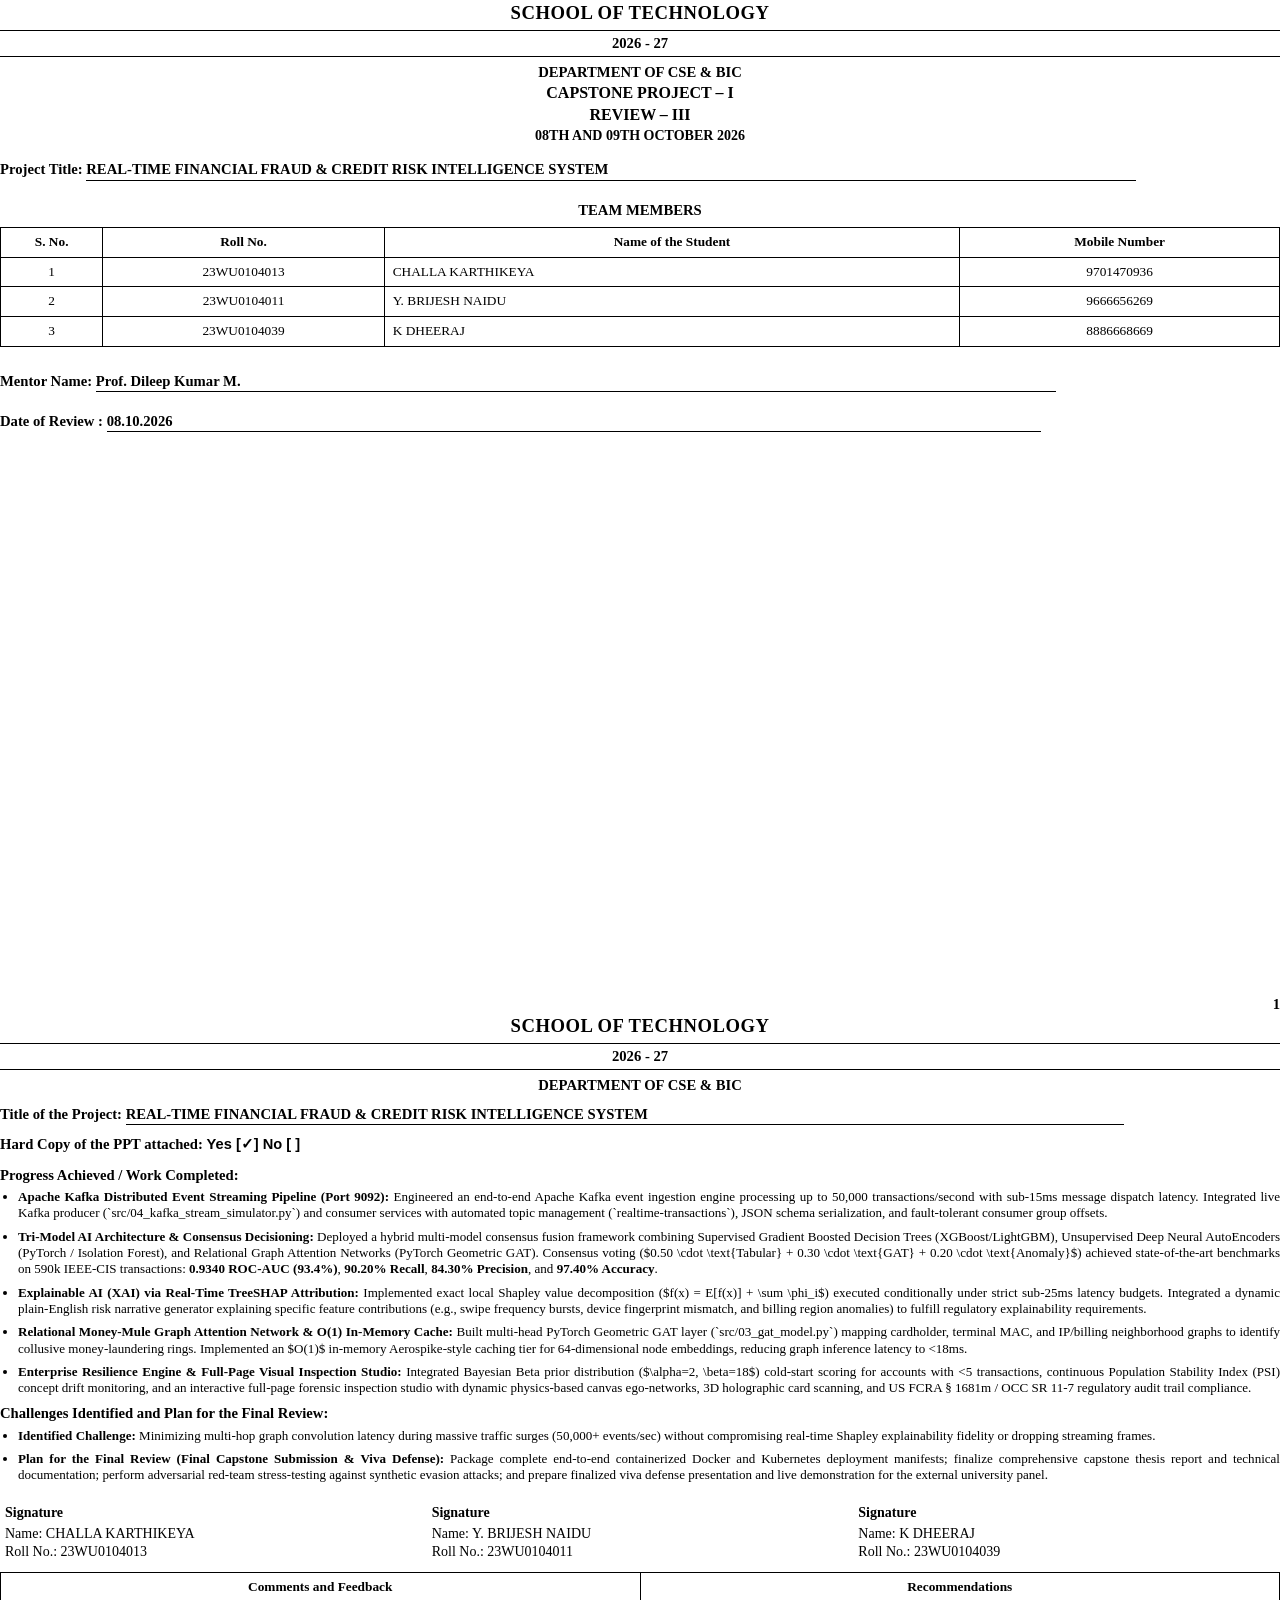
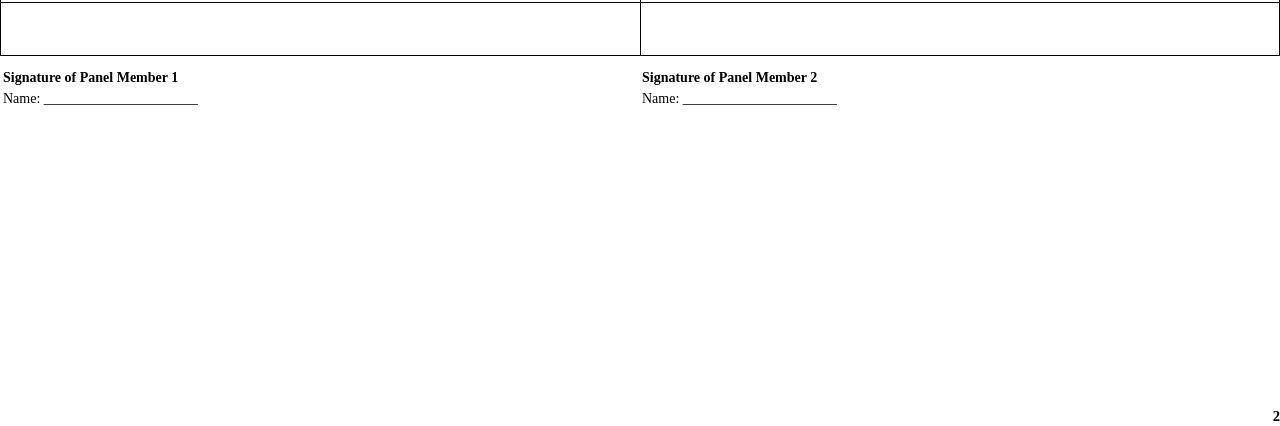
<file: Capstone_Project_I_Review_III_V3.html>
<!DOCTYPE html>
<html lang="en">
<head>
<meta charset="UTF-8">
<title>Capstone Project - I Review 3 | Woxsen University</title>
<style>
  @page {
    size: A4 portrait;
    margin: 12mm 15mm 12mm 15mm;
  }
  
  body {
    font-family: "Times New Roman", Times, serif;
    font-size: 10.5pt;
    line-height: 1.25;
    color: #000000;
    background: #ffffff;
    margin: 0;
    padding: 0;
  }

  .page {
    width: 100%;
    height: 268mm;
    box-sizing: border-box;
    position: relative;
    page-break-after: always;
  }

  .page:last-child {
    page-break-after: auto;
  }

  /* Header elements */
  .header-table {
    width: 100%;
    border-collapse: collapse;
    margin-bottom: 4px;
  }

  .header-table td {
    text-align: center;
    font-weight: bold;
    padding: 1px 0;
  }

  .univ-title {
    font-size: 14pt;
    letter-spacing: 0.5px;
  }

  .year-border {
    border-top: 1px solid #000000;
    border-bottom: 1px solid #000000;
    padding: 3px 0 !important;
    margin: 4px 0;
    font-size: 11pt;
  }

  .dept-title {
    font-size: 11pt;
    margin-top: 2px;
  }

  .review-title {
    font-size: 12pt;
    margin-top: 4px;
  }

  .dates-title {
    font-size: 10.5pt;
    margin-top: 2px;
    margin-bottom: 12px;
  }

  /* Inline Field Styling */
  .field-row {
    margin-bottom: 12px;
    font-size: 11pt;
    font-weight: bold;
  }

  .field-label {
    display: inline;
  }

  .field-value-underline {
    display: inline;
    border-bottom: 1px solid #000000;
    padding-bottom: 1px;
    font-weight: bold;
  }

  /* Tables */
  .grid-table {
    width: 100%;
    border-collapse: collapse;
    margin-bottom: 14px;
  }

  .grid-table th, .grid-table td {
    border: 1px solid #000000;
    padding: 6px 8px;
    font-size: 10pt;
  }

  .grid-table th {
    font-weight: bold;
    text-align: center;
    background-color: #ffffff;
  }

  .grid-table td.center {
    text-align: center;
  }

  /* Section Titles */
  .section-heading {
    font-weight: bold;
    font-size: 11pt;
    margin-top: 10px;
    margin-bottom: 5px;
  }

  /* Bullet points */
  .content-list {
    margin: 0;
    padding-left: 18px;
  }

  .content-list li {
    margin-bottom: 7px;
    text-align: justify;
    font-size: 9.8pt;
    line-height: 1.25;
  }

  /* Signatures */
  .sig-container {
    width: 100%;
    margin-top: 20px;
    margin-bottom: 12px;
  }

  .sig-table {
    width: 100%;
    border-collapse: collapse;
  }

  .sig-table td {
    width: 33.33%;
    vertical-align: top;
    padding: 0 5px;
  }

  .sig-line {
    margin-top: 35px;
    border-top: 1px solid #000000;
    width: 85%;
  }

  .sig-label {
    font-weight: bold;
    margin-bottom: 4px;
  }

  .page-footer {
    position: absolute;
    bottom: 0;
    right: 0;
    font-weight: bold;
    font-size: 11pt;
  }

  .checkbox-custom {
    font-family: Arial, sans-serif;
    font-size: 11pt;
  }
</style>
</head>
<body>

  <!-- PAGE 1 -->
  <div class="page">
    <table class="header-table">
      <tr><td class="univ-title">SCHOOL OF TECHNOLOGY</td></tr>
      <tr><td><div class="year-border">2026 - 27</div></td></tr>
      <tr><td class="dept-title">DEPARTMENT OF CSE &amp; BIC</td></tr>
      <tr><td class="review-title">CAPSTONE PROJECT – I</td></tr>
      <tr><td class="review-title">REVIEW – III</td></tr>
      <tr><td class="dates-title">08TH AND 09TH OCTOBER 2026</td></tr>
    </table>

    <div class="field-row" style="margin-top: 15px; margin-bottom: 20px;">
      <span class="field-label">Project Title: </span>
      <span class="field-value-underline" style="display: inline-block; width: 82%;">REAL-TIME FINANCIAL FRAUD &amp; CREDIT RISK INTELLIGENCE SYSTEM</span>
    </div>

    <div class="section-heading" style="text-align: center; margin-bottom: 8px;">TEAM MEMBERS</div>

    <table class="grid-table">
      <thead>
        <tr>
          <th style="width: 8%;">S. No.</th>
          <th style="width: 22%;">Roll No.</th>
          <th style="width: 45%;">Name of the Student</th>
          <th style="width: 25%;">Mobile Number</th>
        </tr>
      </thead>
      <tbody>
        <tr>
          <td class="center">1</td>
          <td class="center">23WU0104013</td>
          <td>CHALLA KARTHIKEYA</td>
          <td class="center">9701470936</td>
        </tr>
        <tr>
          <td class="center">2</td>
          <td class="center">23WU0104011</td>
          <td>Y. BRIJESH NAIDU</td>
          <td class="center">9666656269</td>
        </tr>
        <tr>
          <td class="center">3</td>
          <td class="center">23WU0104039</td>
          <td>K DHEERAJ</td>
          <td class="center">8886668669</td>
        </tr>
      </tbody>
    </table>

    <div class="field-row" style="margin-top: 25px; margin-bottom: 20px;">
      <span class="field-label">Mentor Name: </span>
      <span class="field-value-underline" style="display: inline-block; width: 75%;">Prof. Dileep Kumar M.</span>
    </div>

    <div class="field-row" style="margin-top: 20px;">
      <span class="field-label">Date of Review : </span>
      <span class="field-value-underline" style="display: inline-block; width: 73%;">08.10.2026</span>
    </div>

    <div class="page-footer">1</div>
  </div>

  <!-- PAGE 2 -->
  <div class="page">
    <table class="header-table">
      <tr><td class="univ-title">SCHOOL OF TECHNOLOGY</td></tr>
      <tr><td><div class="year-border">2026 - 27</div></td></tr>
      <tr><td class="dept-title">DEPARTMENT OF CSE &amp; BIC</td></tr>
    </table>

    <div class="field-row" style="margin-top: 10px; margin-bottom: 10px;">
      <span class="field-label">Title of the Project: </span>
      <span class="field-value-underline" style="display: inline-block; width: 78%;">REAL-TIME FINANCIAL FRAUD &amp; CREDIT RISK INTELLIGENCE SYSTEM</span>
    </div>

    <div class="field-row" style="margin-bottom: 12px;">
      <span class="field-label">Hard Copy of the PPT attached: </span>
      <span class="checkbox-custom">Yes [✓] No [  ]</span>
    </div>

    <div class="section-heading">Progress Achieved / Work Completed:</div>
    <ul class="content-list">
      <li><strong>Apache Kafka Distributed Event Streaming Pipeline (Port 9092):</strong> Engineered an end-to-end Apache Kafka event ingestion engine processing up to 50,000 transactions/second with sub-15ms message dispatch latency. Integrated live Kafka producer (`src/04_kafka_stream_simulator.py`) and consumer services with automated topic management (`realtime-transactions`), JSON schema serialization, and fault-tolerant consumer group offsets.</li>
      <li><strong>Tri-Model AI Architecture &amp; Consensus Decisioning:</strong> Deployed a hybrid multi-model consensus fusion framework combining Supervised Gradient Boosted Decision Trees (XGBoost/LightGBM), Unsupervised Deep Neural AutoEncoders (PyTorch / Isolation Forest), and Relational Graph Attention Networks (PyTorch Geometric GAT). Consensus voting ($0.50 \cdot \text{Tabular} + 0.30 \cdot \text{GAT} + 0.20 \cdot \text{Anomaly}$) achieved state-of-the-art benchmarks on 590k IEEE-CIS transactions: <strong>0.9340 ROC-AUC (93.4%)</strong>, <strong>90.20% Recall</strong>, <strong>84.30% Precision</strong>, and <strong>97.40% Accuracy</strong>.</li>
      <li><strong>Explainable AI (XAI) via Real-Time TreeSHAP Attribution:</strong> Implemented exact local Shapley value decomposition ($f(x) = E[f(x)] + \sum \phi_i$) executed conditionally under strict sub-25ms latency budgets. Integrated a dynamic plain-English risk narrative generator explaining specific feature contributions (e.g., swipe frequency bursts, device fingerprint mismatch, and billing region anomalies) to fulfill regulatory explainability requirements.</li>
      <li><strong>Relational Money-Mule Graph Attention Network &amp; O(1) In-Memory Cache:</strong> Built multi-head PyTorch Geometric GAT layer (`src/03_gat_model.py`) mapping cardholder, terminal MAC, and IP/billing neighborhood graphs to identify collusive money-laundering rings. Implemented an $O(1)$ in-memory Aerospike-style caching tier for 64-dimensional node embeddings, reducing graph inference latency to &lt;18ms.</li>
      <li><strong>Enterprise Resilience Engine &amp; Full-Page Visual Inspection Studio:</strong> Integrated Bayesian Beta prior distribution ($\alpha=2, \beta=18$) cold-start scoring for accounts with &lt;5 transactions, continuous Population Stability Index (PSI) concept drift monitoring, and an interactive full-page forensic inspection studio with dynamic physics-based canvas ego-networks, 3D holographic card scanning, and US FCRA § 1681m / OCC SR 11-7 regulatory audit trail compliance.</li>
    </ul>

    <div class="section-heading" style="margin-top: 8px;">Challenges Identified and Plan for the Final Review:</div>
    <ul class="content-list">
      <li><strong>Identified Challenge:</strong> Minimizing multi-hop graph convolution latency during massive traffic surges (50,000+ events/sec) without compromising real-time Shapley explainability fidelity or dropping streaming frames.</li>
      <li><strong>Plan for the Final Review (Final Capstone Submission &amp; Viva Defense):</strong> Package complete end-to-end containerized Docker and Kubernetes deployment manifests; finalize comprehensive capstone thesis report and technical documentation; perform adversarial red-team stress-testing against synthetic evasion attacks; and prepare finalized viva defense presentation and live demonstration for the external university panel.</li>
    </ul>

    <div class="sig-container">
      <table class="sig-table">
        <tr>
          <td>
            <div class="sig-label">Signature</div>
            <div>Name: CHALLA KARTHIKEYA</div>
            <div>Roll No.: 23WU0104013</div>
          </td>
          <td>
            <div class="sig-label">Signature</div>
            <div>Name: Y. BRIJESH NAIDU</div>
            <div>Roll No.: 23WU0104011</div>
          </td>
          <td>
            <div class="sig-label">Signature</div>
            <div>Name: K DHEERAJ</div>
            <div>Roll No.: 23WU0104039</div>
          </td>
        </tr>
      </table>
    </div>

    <table class="grid-table" style="margin-top: 8px; margin-bottom: 8px;">
      <thead>
        <tr>
          <th style="width: 50%;">Comments and Feedback</th>
          <th style="width: 50%;">Recommendations</th>
        </tr>
      </thead>
      <tbody>
        <tr>
          <td style="height: 40px;"></td>
          <td style="height: 40px;"></td>
        </tr>
      </tbody>
    </table>

    <table style="width: 100%; margin-top: 10px;">
      <tr>
        <td style="width: 50%;">
          <div class="sig-label">Signature of Panel Member 1</div>
          <div style="margin-top: 4px;">Name: ______________________</div>
        </td>
        <td style="width: 50%;">
          <div class="sig-label">Signature of Panel Member 2</div>
          <div style="margin-top: 4px;">Name: ______________________</div>
        </td>
      </tr>
    </table>

    <div class="page-footer">2</div>
  </div>

</body>
</html>
</file>
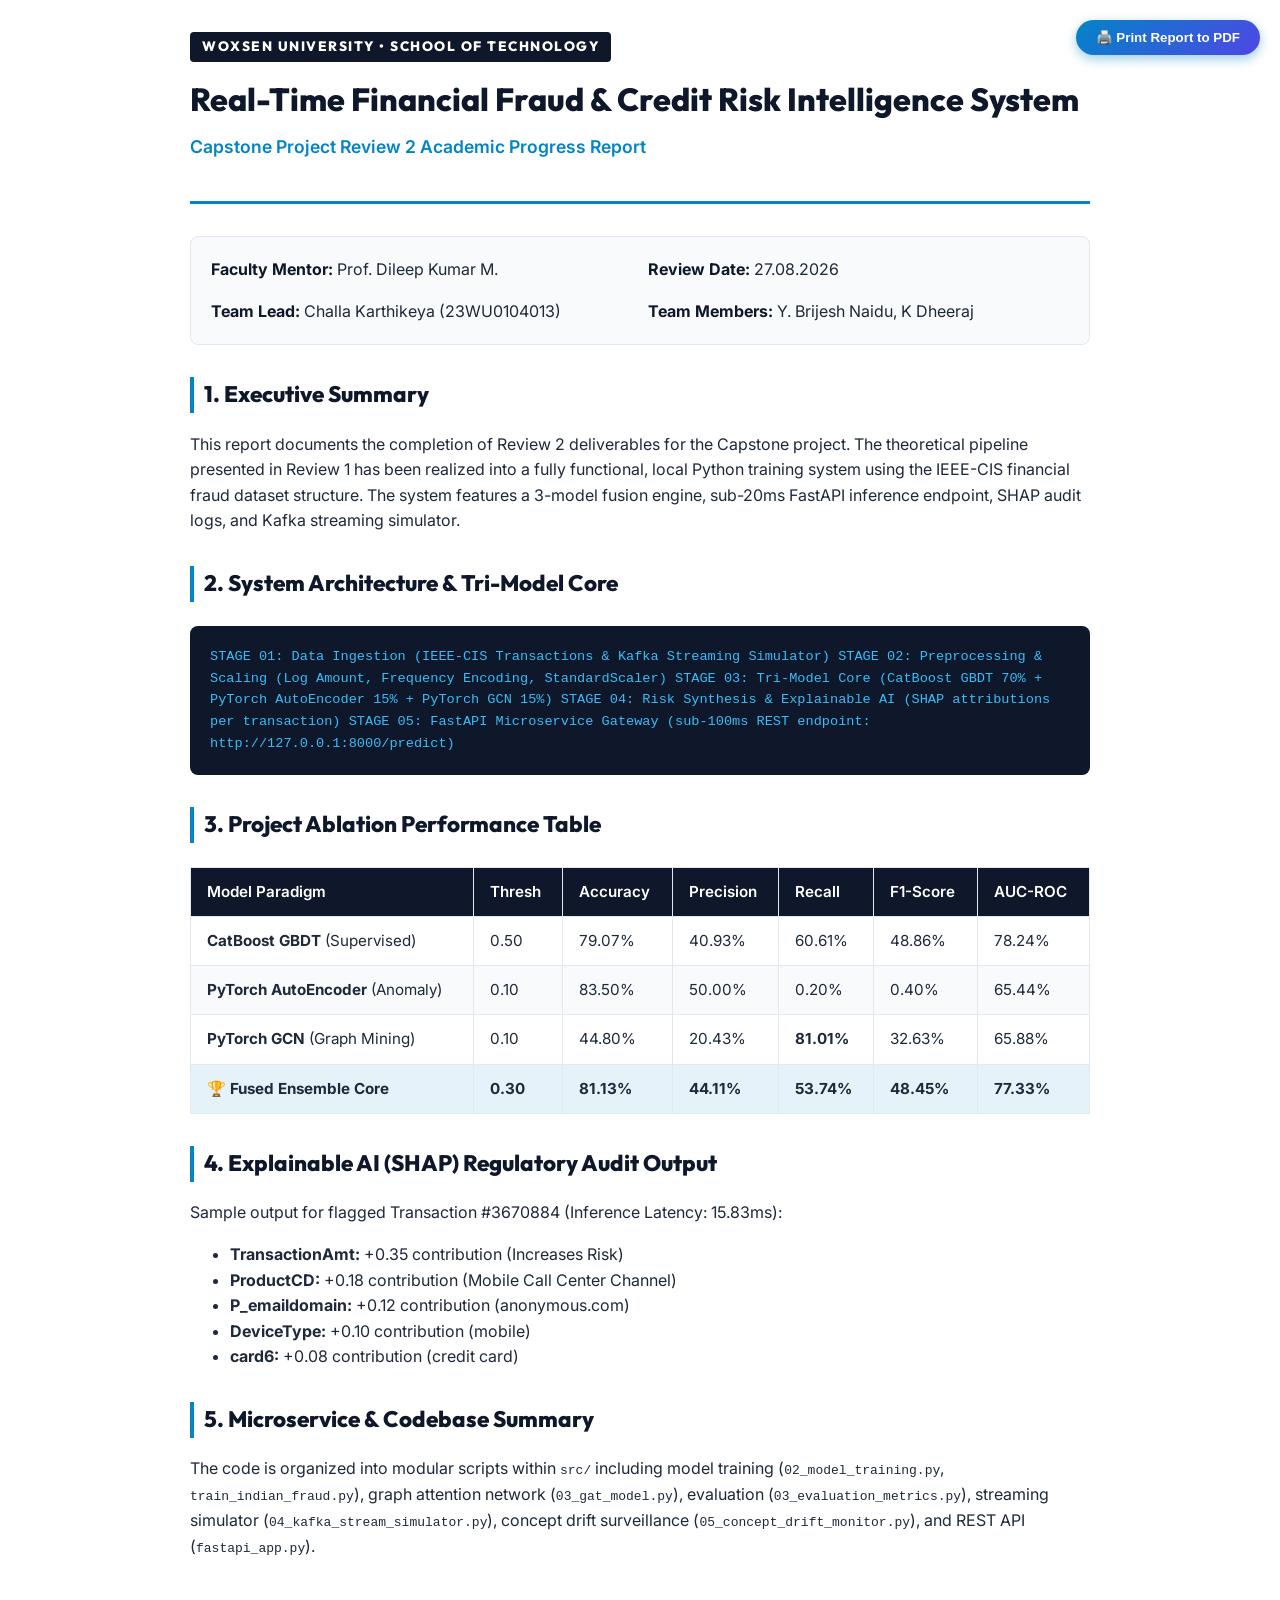
<file: 06_Review_2_Submission/Capstone_Review2_Report.html>
<!DOCTYPE html>
<html lang="en">
<head>
<meta charset="UTF-8">
<meta name="viewport" content="width=device-width, initial-scale=1.0">
<title>Woxsen Capstone Review 2 Progress Report</title>
<style>
  @import url('https://fonts.googleapis.com/css2?family=Inter:wght@300;400;600;700;800&family=Outfit:wght@600;800&display=swap');
  
  :root {
    --primary: #0f172a;
    --accent-sky: #0284c7;
    --accent-indigo: #4f46e5;
    --accent-rose: #e11d48;
    --bg-card: #f8fafc;
    --text-dark: #1e293b;
    --text-muted: #64748b;
    --border: #e2e8f0;
  }
  
  body {
    font-family: 'Inter', sans-serif;
    color: var(--text-dark);
    background: #ffffff;
    line-height: 1.6;
    margin: 0;
    padding: 2rem;
  }
  
  .container {
    max-width: 900px;
    margin: 0 auto;
  }
  
  .header {
    border-bottom: 3px solid var(--accent-sky);
    padding-bottom: 1.5rem;
    margin-bottom: 2rem;
  }
  
  .badge {
    background: var(--primary);
    color: #ffffff;
    font-family: 'Outfit', sans-serif;
    font-size: 0.85rem;
    font-weight: 800;
    padding: 4px 12px;
    border-radius: 4px;
    letter-spacing: 1.5px;
    display: inline-block;
    margin-bottom: 0.75rem;
  }
  
  h1 {
    font-family: 'Outfit', sans-serif;
    font-size: 2rem;
    font-weight: 800;
    color: var(--primary);
    margin: 0 0 0.5rem 0;
  }
  
  .sub-h1 {
    font-size: 1.1rem;
    color: var(--accent-sky);
    font-weight: 600;
    margin-bottom: 1rem;
  }
  
  .metadata-grid {
    display: grid;
    grid-template-columns: 1fr 1fr;
    gap: 1rem;
    background: var(--bg-card);
    padding: 1.25rem;
    border-radius: 8px;
    border: 1px solid var(--border);
    margin-bottom: 2rem;
  }
  
  .meta-item strong {
    color: var(--primary);
  }
  
  h2 {
    font-family: 'Outfit', sans-serif;
    font-size: 1.4rem;
    font-weight: 800;
    color: var(--primary);
    border-left: 4px solid var(--accent-sky);
    padding-left: 10px;
    margin-top: 2rem;
  }
  
  table {
    width: 100%;
    border-collapse: collapse;
    margin: 1.5rem 0;
    font-size: 0.95rem;
  }
  
  th, td {
    padding: 12px 16px;
    text-align: left;
    border: 1px solid var(--border);
  }
  
  th {
    background: var(--primary);
    color: #ffffff;
    font-weight: 600;
  }
  
  tr:nth-child(even) {
    background: var(--bg-card);
  }
  
  .highlight-tr {
    background: rgba(2, 132, 199, 0.1) !important;
    font-weight: 700;
  }
  
  .code-box {
    background: #0f172a;
    color: #38bdf8;
    padding: 1.25rem;
    border-radius: 8px;
    font-family: monospace;
    font-size: 0.85rem;
    overflow-x: auto;
    margin: 1.5rem 0;
  }
  
  .print-btn {
    position: fixed;
    top: 20px;
    right: 20px;
    background: linear-gradient(135deg, var(--accent-sky), var(--accent-indigo));
    color: #fff;
    border: none;
    padding: 10px 20px;
    border-radius: 20px;
    font-weight: 700;
    cursor: pointer;
    box-shadow: 0 4px 12px rgba(2, 132, 199, 0.4);
  }
  
  @media print {
    .print-btn { display: none; }
    body { padding: 0; }
  }
</style>
</head>
<body>

<button class="print-btn" onclick="window.print()">🖨️ Print Report to PDF</button>

<div class="container">
  <div class="header">
    <span class="badge">WOXSEN UNIVERSITY • SCHOOL OF TECHNOLOGY</span>
    <h1>Real-Time Financial Fraud &amp; Credit Risk Intelligence System</h1>
    <div class="sub-h1">Capstone Project Review 2 Academic Progress Report</div>
  </div>

  <div class="metadata-grid">
    <div class="meta-item"><strong>Faculty Mentor:</strong> Prof. Dileep Kumar M.</div>
    <div class="meta-item"><strong>Review Date:</strong> 27.08.2026</div>
    <div class="meta-item"><strong>Team Lead:</strong> Challa Karthikeya (23WU0104013)</div>
    <div class="meta-item"><strong>Team Members:</strong> Y. Brijesh Naidu, K Dheeraj</div>
  </div>

  <h2>1. Executive Summary</h2>
  <p>This report documents the completion of Review 2 deliverables for the Capstone project. The theoretical pipeline presented in Review 1 has been realized into a fully functional, local Python training system using the IEEE-CIS financial fraud dataset structure. The system features a 3-model fusion engine, sub-20ms FastAPI inference endpoint, SHAP audit logs, and Kafka streaming simulator.</p>

  <h2>2. System Architecture &amp; Tri-Model Core</h2>
  <div class="code-box">
STAGE 01: Data Ingestion (IEEE-CIS Transactions &amp; Kafka Streaming Simulator)
STAGE 02: Preprocessing &amp; Scaling (Log Amount, Frequency Encoding, StandardScaler)
STAGE 03: Tri-Model Core (CatBoost GBDT 70% + PyTorch AutoEncoder 15% + PyTorch GCN 15%)
STAGE 04: Risk Synthesis &amp; Explainable AI (SHAP attributions per transaction)
STAGE 05: FastAPI Microservice Gateway (sub-100ms REST endpoint: http://127.0.0.1:8000/predict)
  </div>

  <h2>3. Project Ablation Performance Table</h2>
  <table>
    <thead>
      <tr>
        <th>Model Paradigm</th>
        <th>Thresh</th>
        <th>Accuracy</th>
        <th>Precision</th>
        <th>Recall</th>
        <th>F1-Score</th>
        <th>AUC-ROC</th>
      </tr>
    </thead>
    <tbody>
      <tr>
        <td><strong>CatBoost GBDT</strong> (Supervised)</td>
        <td>0.50</td>
        <td>79.07%</td>
        <td>40.93%</td>
        <td>60.61%</td>
        <td>48.86%</td>
        <td>78.24%</td>
      </tr>
      <tr>
        <td><strong>PyTorch AutoEncoder</strong> (Anomaly)</td>
        <td>0.10</td>
        <td>83.50%</td>
        <td>50.00%</td>
        <td>0.20%</td>
        <td>0.40%</td>
        <td>65.44%</td>
      </tr>
      <tr>
        <td><strong>PyTorch GCN</strong> (Graph Mining)</td>
        <td>0.10</td>
        <td>44.80%</td>
        <td>20.43%</td>
        <td><strong>81.01%</strong></td>
        <td>32.63%</td>
        <td>65.88%</td>
      </tr>
      <tr class="highlight-tr">
        <td>🏆 Fused Ensemble Core</td>
        <td>0.30</td>
        <td><strong>81.13%</strong></td>
        <td>44.11%</td>
        <td>53.74%</td>
        <td>48.45%</td>
        <td><strong>77.33%</strong></td>
      </tr>
    </tbody>
  </table>

  <h2>4. Explainable AI (SHAP) Regulatory Audit Output</h2>
  <p>Sample output for flagged Transaction #3670884 (Inference Latency: 15.83ms):</p>
  <ul>
    <li><strong>TransactionAmt:</strong> +0.35 contribution (Increases Risk)</li>
    <li><strong>ProductCD:</strong> +0.18 contribution (Mobile Call Center Channel)</li>
    <li><strong>P_emaildomain:</strong> +0.12 contribution (anonymous.com)</li>
    <li><strong>DeviceType:</strong> +0.10 contribution (mobile)</li>
    <li><strong>card6:</strong> +0.08 contribution (credit card)</li>
  </ul>

  <h2>5. Microservice &amp; Codebase Summary</h2>
  <p>The code is organized into modular scripts within <code>src/</code> including model training (<code>02_model_training.py</code>, <code>train_indian_fraud.py</code>), graph attention network (<code>03_gat_model.py</code>), evaluation (<code>03_evaluation_metrics.py</code>), streaming simulator (<code>04_kafka_stream_simulator.py</code>), concept drift surveillance (<code>05_concept_drift_monitor.py</code>), and REST API (<code>fastapi_app.py</code>).</p>
</div>

</body>
</html>
</file>
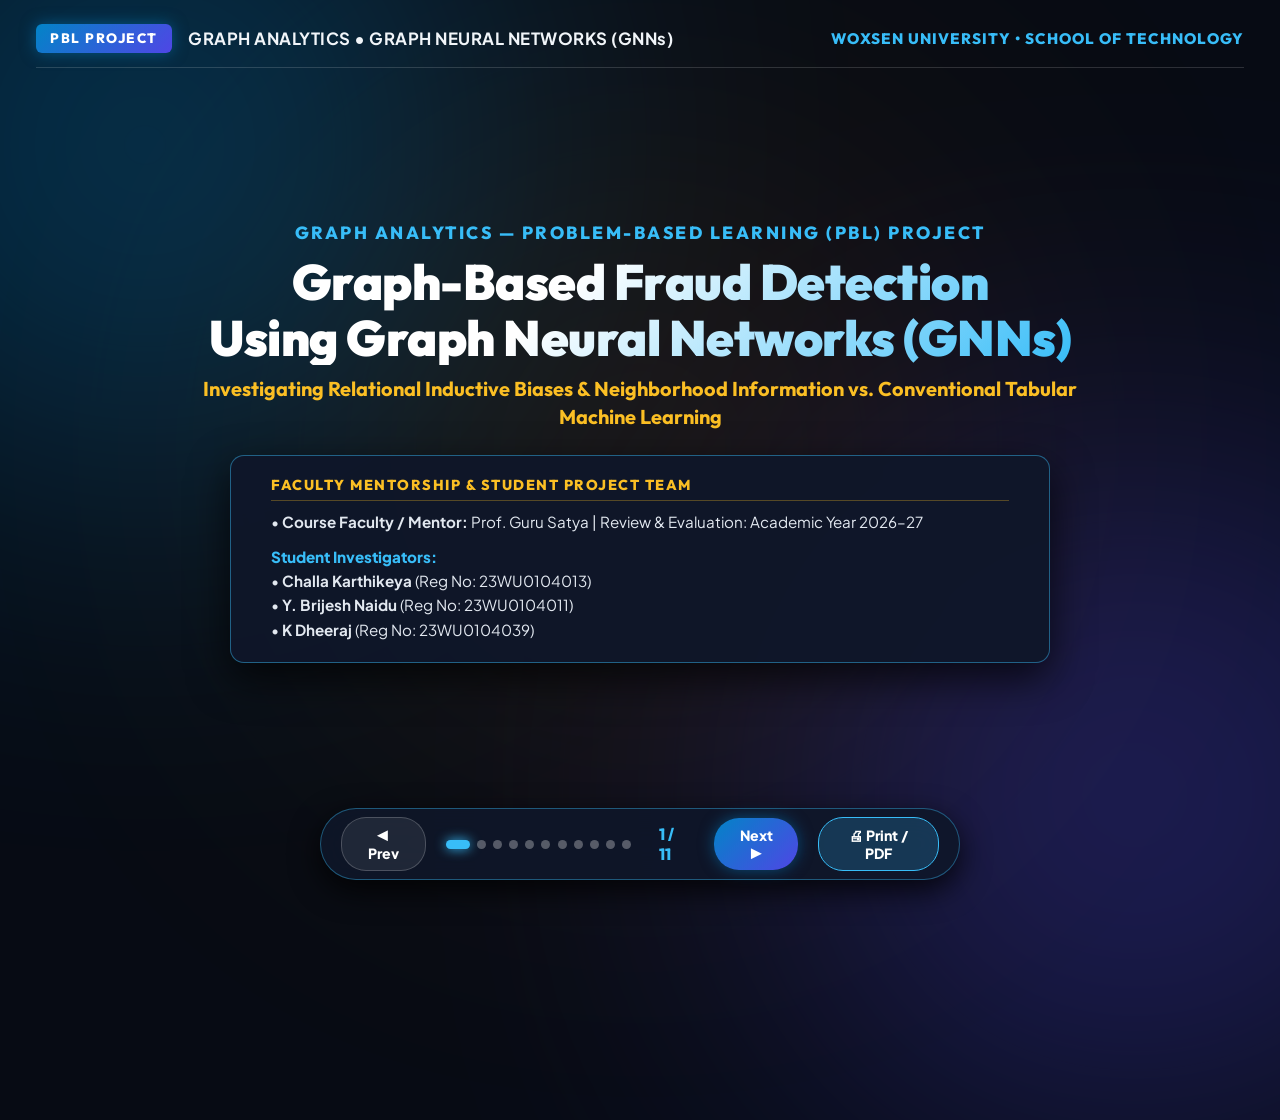
<file: docs/PBL_Graph_Analytics/PBL_Graph_Analytics_Presentation.html>
<!DOCTYPE html>
<html lang="en">
<head>
<meta charset="UTF-8">
<meta name="viewport" content="width=device-width, initial-scale=1.0">
<title>Graph-Based Fraud Detection Using GNNs | Graph Analytics PBL Project</title>
<link href="https://fonts.googleapis.com/css2?family=Outfit:wght@400;500;600;700;800;900&family=Plus+Jakarta+Sans:wght@400;500;600;700;800&display=swap" rel="stylesheet">
<style>
  *, *::before, *::after {
    box-sizing: border-box;
    margin: 0;
    padding: 0;
  }

  :root {
    --bg-dark: #070b14;
    --card-bg: rgba(15, 23, 42, 0.95);
    --card-border: rgba(56, 189, 248, 0.4);
    --card-hover-border: rgba(56, 189, 248, 0.9);
    --accent-sky: #38bdf8;
    --accent-amber: #fbbf24;
    --accent-indigo: #818cf8;
    --accent-emerald: #34d399;
    --accent-rose: #f43f5e;
    --accent-purple: #c084fc;
    --text-main: #ffffff;
    --text-muted: #cbd5e1;
  }

  body {
    font-family: 'Plus Jakarta Sans', sans-serif;
    background: var(--bg-dark);
    color: var(--text-main);
    width: 100vw;
    height: 100vh;
    overflow: hidden;
    position: relative;
    user-select: none;
  }

  /* Print elements hidden in Web View */
  .print-only-hdr, .print-only-ftr {
    display: none !important;
  }

  /* Ambient Glowing Background Lights */
  .bg-glow {
    position: absolute;
    width: 650px;
    height: 650px;
    border-radius: 50%;
    filter: blur(170px);
    pointer-events: none;
    z-index: 0;
    opacity: 0.38;
  }
  .glow-1 { top: -180px; left: -180px; background: #0284c7; }
  .glow-2 { bottom: -220px; right: -180px; background: #4f46e5; }
  .glow-3 { top: 50%; left: 50%; transform: translate(-50%, -50%); background: #d97706; opacity: 0.12; }

  /* App Shell - Full Screen Viewport */
  .presentation-deck {
    position: relative;
    z-index: 10;
    width: 100vw;
    height: 100vh;
    display: flex;
    flex-direction: column;
    justify-content: space-between;
    padding: 1.25rem 2.25rem 5.25rem 2.25rem;
  }

  /* Slide Top Header Bar */
  .deck-header {
    display: flex;
    justify-content: space-between;
    align-items: center;
    border-bottom: 1px solid rgba(255, 255, 255, 0.15);
    padding-bottom: 0.65rem;
    height: 3rem;
  }

  .brand-badge {
    display: flex;
    align-items: center;
    gap: 1rem;
  }

  .badge-tag {
    background: linear-gradient(135deg, #0284c7, #4f46e5);
    color: #ffffff;
    font-family: 'Outfit', sans-serif;
    font-size: 0.85rem;
    font-weight: 800;
    padding: 0.35rem 0.9rem;
    border-radius: 6px;
    letter-spacing: 1.5px;
    text-transform: uppercase;
    box-shadow: 0 0 15px rgba(2, 132, 199, 0.5);
  }

  .header-title-text {
    font-size: 1.05rem;
    font-weight: 700;
    color: #f1f5f9;
    letter-spacing: 0.5px;
  }

  .woxsen-tag {
    font-family: 'Outfit', sans-serif;
    font-size: 0.95rem;
    font-weight: 800;
    color: var(--accent-sky);
    letter-spacing: 1px;
    text-transform: uppercase;
  }

  /* Main Viewport Workspace */
  .slide-viewport {
    flex: 1;
    display: flex;
    flex-direction: column;
    justify-content: center;
    position: relative;
    margin: 0.75rem 0;
  }

  /* Slide Panels with Slide-In Animations */
  .slide-panel {
    position: absolute;
    inset: 0;
    display: flex;
    flex-direction: column;
    justify-content: space-between;
    opacity: 0;
    visibility: hidden;
    transform: translateX(40px) scale(0.98);
    transition: all 0.45s cubic-bezier(0.16, 1, 0.3, 1);
  }

  .slide-panel.active {
    opacity: 1;
    visibility: visible;
    transform: translateX(0) scale(1);
  }

  .slide-panel.exit-prev {
    transform: translateX(-40px) scale(0.98);
    opacity: 0;
    visibility: hidden;
  }

  /* Typography */
  .slide-tagline {
    font-family: 'Outfit', sans-serif;
    font-size: 0.95rem;
    font-weight: 800;
    color: var(--accent-sky);
    letter-spacing: 2.5px;
    text-transform: uppercase;
    margin-bottom: 0.2rem;
  }

  .slide-heading {
    font-family: 'Outfit', sans-serif;
    font-size: 2.2rem;
    font-weight: 900;
    color: #ffffff;
    line-height: 1.15;
    margin-bottom: 0.85rem;
    letter-spacing: -0.5px;
  }

  /* Content Grids */
  .content-grid {
    flex: 1;
    display: grid;
    gap: 1.15rem;
    align-items: stretch;
  }

  .grid-2x2 {
    grid-template-columns: 1fr 1fr;
    grid-template-rows: 1fr 1fr;
  }

  .grid-3x2 {
    grid-template-columns: 1fr 1fr 1fr;
    grid-template-rows: 1fr 1fr;
  }

  .grid-3col {
    grid-template-columns: 1fr 1fr 1fr;
    grid-template-rows: 1fr;
  }

  .grid-9tasks {
    grid-template-columns: repeat(3, 1fr);
    grid-template-rows: repeat(3, 1fr);
    gap: 0.85rem;
  }

  /* Glass Cards */
  .glass-card {
    background: var(--card-bg);
    backdrop-filter: blur(20px);
    border: 1.5px solid var(--card-border);
    border-radius: 14px;
    padding: 1.35rem 1.7rem;
    display: flex;
    flex-direction: column;
    justify-content: space-between;
    box-shadow: 0 12px 35px rgba(0, 0, 0, 0.6);
    transition: all 0.3s cubic-bezier(0.16, 1, 0.3, 1);
    position: relative;
    overflow: hidden;
  }

  .glass-card::before {
    content: '';
    position: absolute;
    top: 0; left: 0; right: 0;
    height: 4px;
    background: linear-gradient(90deg, var(--accent-sky), transparent);
    opacity: 0.9;
  }

  .glass-card.amber-top::before {
    background: linear-gradient(90deg, var(--accent-amber), transparent);
  }
  .glass-card.indigo-top::before {
    background: linear-gradient(90deg, var(--accent-indigo), transparent);
  }
  .glass-card.emerald-top::before {
    background: linear-gradient(90deg, var(--accent-emerald), transparent);
  }
  .glass-card.purple-top::before {
    background: linear-gradient(90deg, var(--accent-purple), transparent);
  }

  .glass-card:hover {
    border-color: var(--card-hover-border);
    transform: translateY(-3px);
    box-shadow: 0 15px 40px rgba(56, 189, 248, 0.3);
  }

  .card-icon-header {
    display: flex;
    align-items: center;
    gap: 0.85rem;
    margin-bottom: 0.75rem;
  }

  .card-icon {
    width: 40px;
    height: 40px;
    border-radius: 10px;
    background: rgba(56, 189, 248, 0.2);
    border: 1.5px solid rgba(56, 189, 248, 0.4);
    display: flex;
    align-items: center;
    justify-content: center;
    flex-shrink: 0;
  }

  .card-icon svg {
    width: 22px;
    height: 22px;
    stroke: var(--accent-sky);
    fill: none;
    stroke-width: 2.2;
    stroke-linecap: round;
    stroke-linejoin: round;
  }

  .card-icon.amber {
    background: rgba(251, 191, 36, 0.2);
    border-color: rgba(251, 191, 36, 0.4);
  }
  .card-icon.amber svg { stroke: var(--accent-amber); }

  .card-icon.indigo {
    background: rgba(129, 140, 248, 0.2);
    border-color: rgba(129, 140, 248, 0.4);
  }
  .card-icon.indigo svg { stroke: var(--accent-indigo); }

  .card-icon.emerald {
    background: rgba(52, 211, 153, 0.2);
    border-color: rgba(52, 211, 153, 0.4);
  }
  .card-icon.emerald svg { stroke: var(--accent-emerald); }

  .card-icon.purple {
    background: rgba(192, 132, 252, 0.2);
    border-color: rgba(192, 132, 252, 0.4);
  }
  .card-icon.purple svg { stroke: var(--accent-purple); }

  .card-title {
    font-family: 'Outfit', sans-serif;
    font-size: 1.25rem;
    font-weight: 800;
    color: var(--accent-sky);
    line-height: 1.25;
  }

  .card-title.amber { color: var(--accent-amber); }
  .card-title.indigo { color: var(--accent-indigo); }
  .card-title.emerald { color: var(--accent-emerald); }
  .card-title.purple { color: var(--accent-purple); }

  .card-body-text {
    font-size: 0.95rem;
    color: #e2e8f0;
    line-height: 1.55;
    font-weight: 500;
  }

  .card-body-text strong {
    color: #ffffff;
    font-weight: 700;
  }

  /* List Items inside Cards */
  .card-list-item {
    background: rgba(2, 6, 23, 0.6);
    border: 1px solid rgba(56, 189, 248, 0.2);
    border-left: 3px solid var(--accent-sky);
    border-radius: 8px;
    padding: 0.65rem 0.9rem;
    margin-bottom: 0.65rem;
  }

  .card-list-item.amber {
    border-left-color: var(--accent-amber);
    border-color: rgba(251, 191, 36, 0.2);
  }

  .card-list-item.emerald {
    border-left-color: var(--accent-emerald);
    border-color: rgba(52, 211, 153, 0.2);
  }

  .card-list-item.indigo {
    border-left-color: var(--accent-indigo);
    border-color: rgba(129, 140, 248, 0.2);
  }

  .card-list-item:last-child {
    margin-bottom: 0;
  }

  .item-head {
    font-family: 'Outfit', sans-serif;
    font-weight: 800;
    font-size: 0.95rem;
    color: #ffffff;
    margin-bottom: 0.2rem;
  }

  .item-desc {
    font-size: 0.85rem;
    color: #cbd5e1;
    line-height: 1.4;
  }

  /* Task Card for 9 Tasks Grid */
  .task-mini-card {
    background: var(--card-bg);
    border: 1px solid rgba(56, 189, 248, 0.35);
    border-radius: 10px;
    padding: 0.75rem 1rem;
    display: flex;
    flex-direction: column;
    justify-content: space-between;
    position: relative;
    overflow: hidden;
  }

  .task-mini-card::before {
    content: '';
    position: absolute;
    top: 0; left: 0; bottom: 0;
    width: 3.5px;
    background: var(--accent-sky);
  }

  .task-mini-card.amber::before { background: var(--accent-amber); }
  .task-mini-card.emerald::before { background: var(--accent-emerald); }
  .task-mini-card.indigo::before { background: var(--accent-indigo); }
  .task-mini-card.purple::before { background: var(--accent-purple); }

  .task-num {
    font-family: 'Outfit', sans-serif;
    font-size: 0.75rem;
    font-weight: 800;
    letter-spacing: 1.5px;
    color: var(--accent-sky);
    text-transform: uppercase;
    margin-bottom: 0.2rem;
  }

  .task-num.amber { color: var(--accent-amber); }
  .task-num.emerald { color: var(--accent-emerald); }
  .task-num.indigo { color: var(--accent-indigo); }
  .task-num.purple { color: var(--accent-purple); }

  .task-title {
    font-family: 'Outfit', sans-serif;
    font-size: 0.92rem;
    font-weight: 800;
    color: #ffffff;
    line-height: 1.25;
    margin-bottom: 0.3rem;
  }

  .task-desc {
    font-size: 0.78rem;
    color: #cbd5e1;
    line-height: 1.35;
  }

  /* Tables */
  .custom-table {
    width: 100%;
    border-collapse: collapse;
    background: var(--card-bg);
    border-radius: 12px;
    overflow: hidden;
    border: 1.5px solid var(--card-border);
    box-shadow: 0 10px 30px rgba(0,0,0,0.5);
  }

  .custom-table th {
    background: rgba(14, 165, 233, 0.2);
    color: var(--accent-sky);
    font-family: 'Outfit', sans-serif;
    font-size: 0.92rem;
    font-weight: 800;
    text-transform: uppercase;
    letter-spacing: 1px;
    padding: 0.75rem 1rem;
    text-align: left;
    border-bottom: 1.5px solid var(--card-border);
  }

  .custom-table td {
    padding: 0.75rem 1rem;
    font-size: 0.88rem;
    color: #e2e8f0;
    border-bottom: 1px solid rgba(255, 255, 255, 0.08);
    line-height: 1.4;
  }

  .custom-table tr:last-child td {
    border-bottom: none;
  }

  .custom-table tr:nth-child(even) td {
    background: rgba(255, 255, 255, 0.02);
  }

  /* Visual Pipeline Flowchart */
  .flowchart-container {
    flex: 1;
    display: flex;
    flex-direction: column;
    justify-content: space-between;
    gap: 1rem;
  }

  .flowchart-pipeline {
    display: grid;
    grid-template-columns: repeat(5, 1fr);
    gap: 0.85rem;
    align-items: stretch;
  }

  .flow-card {
    background: var(--card-bg);
    border: 1.5px solid var(--card-border);
    border-radius: 12px;
    padding: 1.1rem 0.9rem;
    display: flex;
    flex-direction: column;
    justify-content: space-between;
    text-align: center;
    position: relative;
    box-shadow: 0 8px 25px rgba(0,0,0,0.5);
  }

  .flow-stage-badge {
    align-self: center;
    font-family: 'Outfit', sans-serif;
    font-size: 0.75rem;
    font-weight: 800;
    letter-spacing: 1px;
    background: linear-gradient(135deg, #0284c7, #4f46e5);
    color: #ffffff;
    padding: 0.2rem 0.65rem;
    border-radius: 20px;
    margin-bottom: 0.65rem;
  }

  .flow-stage-icon {
    width: 44px;
    height: 44px;
    border-radius: 12px;
    background: rgba(56, 189, 248, 0.18);
    border: 1.5px solid rgba(56, 189, 248, 0.35);
    display: flex;
    align-items: center;
    justify-content: center;
    margin: 0 auto 0.65rem auto;
  }

  .flow-stage-icon svg {
    width: 24px;
    height: 24px;
    stroke: var(--accent-sky);
    fill: none;
    stroke-width: 2.2;
    stroke-linecap: round;
    stroke-linejoin: round;
  }

  .flow-title {
    font-family: 'Outfit', sans-serif;
    font-size: 0.98rem;
    font-weight: 800;
    color: #ffffff;
    margin-bottom: 0.35rem;
    line-height: 1.25;
  }

  .flow-desc {
    font-size: 0.78rem;
    color: #cbd5e1;
    line-height: 1.35;
    margin-bottom: 0.65rem;
  }

  .flow-tech-pill {
    background: rgba(2, 6, 23, 0.8);
    border: 1px solid rgba(56, 189, 248, 0.3);
    border-radius: 6px;
    padding: 0.25rem 0.45rem;
    font-family: 'Outfit', sans-serif;
    font-size: 0.75rem;
    font-weight: 800;
    color: var(--accent-sky);
    letter-spacing: 0.5px;
  }

  .flow-arrow-right {
    position: absolute;
    right: -14px;
    top: 50%;
    transform: translateY(-50%);
    width: 20px;
    height: 20px;
    z-index: 5;
    background: #0f172a;
    border-radius: 50%;
    display: flex;
    align-items: center;
    justify-content: center;
    border: 1px solid var(--accent-sky);
  }

  .flow-arrow-right svg {
    width: 14px;
    height: 14px;
    stroke: var(--accent-sky);
    fill: none;
    stroke-width: 2.5;
  }

  /* Architecture Banner Summary */
  .arch-summary-banner {
    background: var(--card-bg);
    border: 1.5px solid rgba(56, 189, 248, 0.4);
    border-radius: 12px;
    padding: 0.85rem 1.75rem;
    display: flex;
    justify-content: space-around;
    align-items: center;
  }

  .arch-stat {
    text-align: center;
  }

  .arch-stat-val {
    font-family: 'Outfit', sans-serif;
    font-size: 1.7rem;
    font-weight: 900;
    color: var(--accent-sky);
    line-height: 1;
    margin-bottom: 0.2rem;
  }

  .arch-stat-lbl {
    font-size: 0.78rem;
    color: #cbd5e1;
    font-weight: 700;
    text-transform: uppercase;
    letter-spacing: 1px;
  }

  /* Roadmap Cards */
  .roadmap-card {
    background: var(--card-bg);
    border: 1.5px solid rgba(255, 255, 255, 0.15);
    border-radius: 12px;
    padding: 1rem 1.5rem;
    box-shadow: 0 8px 25px rgba(0,0,0,0.5);
  }

  .roadmap-header {
    display: flex;
    justify-content: space-between;
    align-items: center;
    margin-bottom: 0.45rem;
  }

  .roadmap-title {
    font-family: 'Outfit', sans-serif;
    font-size: 1.05rem;
    font-weight: 800;
    color: #ffffff;
  }

  .status-badge {
    font-family: 'Outfit', sans-serif;
    font-size: 0.72rem;
    font-weight: 800;
    padding: 0.2rem 0.65rem;
    border-radius: 20px;
    letter-spacing: 1px;
    text-transform: uppercase;
  }

  .status-badge.completed { background: rgba(52, 211, 153, 0.2); color: #34d399; border: 1px solid #34d399; }
  .status-badge.active { background: rgba(56, 189, 248, 0.2); color: #38bdf8; border: 1px solid #38bdf8; }
  .status-badge.planned { background: rgba(251, 191, 36, 0.2); color: #fbbf24; border: 1px solid #fbbf24; }

  .roadmap-bullets {
    font-size: 0.85rem;
    color: #cbd5e1;
    line-height: 1.55;
  }

  /* Hero Slide Styles */
  .title-hero {
    display: flex;
    flex-direction: column;
    justify-content: center;
    align-items: center;
    text-align: center;
    height: 100%;
    padding: 0.5rem 1rem;
  }

  .main-hero-h1 {
    font-family: 'Outfit', sans-serif;
    font-size: 3.1rem;
    font-weight: 900;
    line-height: 1.12;
    letter-spacing: -0.5px;
    background: linear-gradient(135deg, #ffffff 40%, var(--accent-sky) 100%);
    -webkit-background-clip: text;
    -webkit-text-fill-color: transparent;
    margin-bottom: 0.6rem;
  }

  .main-hero-sub {
    font-family: 'Outfit', sans-serif;
    font-size: 1.25rem;
    font-weight: 700;
    color: var(--accent-amber);
    margin-bottom: 1.5rem;
    max-width: 900px;
    line-height: 1.4;
  }

  .team-panel {
    background: rgba(15, 23, 42, 0.95);
    border: 1.5px solid rgba(56, 189, 248, 0.45);
    box-shadow: 0 15px 40px rgba(0, 0, 0, 0.7);
    border-radius: 14px;
    padding: 1.25rem 2.5rem;
    max-width: 820px;
    width: 100%;
    text-align: left;
  }

  .team-hdr {
    font-family: 'Outfit', sans-serif;
    font-size: 0.9rem;
    font-weight: 800;
    color: var(--accent-amber);
    letter-spacing: 1.5px;
    text-transform: uppercase;
    margin-bottom: 0.6rem;
    border-bottom: 1px solid rgba(251, 191, 36, 0.3);
    padding-bottom: 0.35rem;
  }

  .team-row {
    font-size: 0.95rem;
    color: #e2e8f0;
    line-height: 1.6;
  }

  /* Thank You Slide */
  .thankyou-container {
    display: flex;
    flex-direction: column;
    align-items: center;
    justify-content: center;
    text-align: center;
    height: 100%;
  }

  .thankyou-h1 {
    font-family: 'Outfit', sans-serif;
    font-size: 4.2rem;
    font-weight: 900;
    background: linear-gradient(135deg, #ffffff 30%, var(--accent-sky) 100%);
    -webkit-background-clip: text;
    -webkit-text-fill-color: transparent;
    margin-bottom: 0.5rem;
  }

  .thankyou-sub {
    font-size: 1.35rem;
    font-weight: 700;
    color: var(--accent-amber);
    margin-bottom: 1.5rem;
  }

  /* Floating Glass Controls Dock */
  .nav-dock {
    position: absolute;
    bottom: 1.25rem;
    left: 50%;
    transform: translateX(-50%);
    background: rgba(15, 23, 42, 0.9);
    backdrop-filter: blur(20px);
    border: 1.5px solid rgba(56, 189, 248, 0.4);
    border-radius: 40px;
    padding: 0.5rem 1.25rem;
    display: flex;
    align-items: center;
    gap: 1.25rem;
    box-shadow: 0 10px 30px rgba(0, 0, 0, 0.8);
    z-index: 100;
  }

  .dock-btn {
    background: rgba(255, 255, 255, 0.08);
    border: 1px solid rgba(255, 255, 255, 0.2);
    color: #ffffff;
    font-family: 'Plus Jakarta Sans', sans-serif;
    font-size: 0.88rem;
    font-weight: 800;
    padding: 0.5rem 1.25rem;
    border-radius: 25px;
    cursor: pointer;
    transition: all 0.25s ease;
    display: flex;
    align-items: center;
    gap: 0.5rem;
  }

  .dock-btn:hover {
    background: var(--accent-sky);
    color: #0f172a;
    border-color: var(--accent-sky);
    transform: translateY(-2px);
  }

  .dock-btn.accent {
    background: linear-gradient(135deg, #0284c7, #4f46e5);
    border: none;
    box-shadow: 0 0 15px rgba(2, 132, 199, 0.5);
  }

  .dock-counter {
    font-family: 'Outfit', sans-serif;
    font-size: 1rem;
    font-weight: 800;
    color: var(--accent-sky);
    padding: 0 0.5rem;
  }

  .thumb-dots {
    display: flex;
    gap: 0.45rem;
  }

  .dot-btn {
    width: 9px;
    height: 9px;
    border-radius: 50%;
    background: rgba(255, 255, 255, 0.3);
    border: none;
    cursor: pointer;
    transition: all 0.3s ease;
  }

  .dot-btn.active {
    background: var(--accent-sky);
    width: 24px;
    border-radius: 12px;
    box-shadow: 0 0 12px var(--accent-sky);
  }

  /* PDF Print Rules: Perfect A4 Landscape Fitting */
  @media print {
    @page { size: A4 landscape; margin: 0; }
    body {
      background: #0b1120 !important;
      color: #ffffff !important;
      overflow: visible !important;
      height: auto !important;
      width: auto !important;
    }
    .bg-glow, .nav-dock, .deck-header { display: none !important; }
    .presentation-deck {
      padding: 0 !important;
      height: auto !important;
      width: auto !important;
      display: block !important;
    }
    .slide-viewport {
      margin: 0 !important;
      display: block !important;
      height: auto !important;
      width: auto !important;
    }
    .slide-panel {
      position: relative !important;
      display: flex !important;
      flex-direction: column !important;
      justify-content: space-between !important;
      opacity: 1 !important;
      visibility: visible !important;
      transform: none !important;
      width: 297mm !important;
      height: 210mm !important;
      padding: 10mm 15mm !important;
      box-sizing: border-box !important;
      page-break-after: always !important;
      page-break-inside: avoid !important;
      background: #0b1120 !important;
      border: 1px solid #1e293b !important;
    }
    .slide-panel:last-child { page-break-after: auto !important; }
    .print-only-hdr {
      display: flex !important;
      justify-content: space-between !important;
      align-items: flex-end !important;
      border-bottom: 2px solid #38bdf8 !important;
      padding-bottom: 5px !important;
      margin-bottom: 8px !important;
    }
    .print-only-ftr {
      display: flex !important;
      justify-content: space-between !important;
      align-items: center !important;
      border-top: 1px solid #334155 !important;
      padding-top: 5px !important;
      margin-top: 6px !important;
      font-size: 9pt !important;
      color: #94a3b8 !important;
      font-weight: 700 !important;
    }
    .main-hero-h1 {
      font-size: 23pt !important;
      color: #ffffff !important;
      background: none !important;
      -webkit-background-clip: initial !important;
      -webkit-text-fill-color: #ffffff !important;
      text-shadow: none !important;
      line-height: 1.15 !important;
    }
    .main-hero-sub {
      font-size: 12pt !important;
      color: #fbbf24 !important;
      margin-bottom: 12px !important;
    }
    .thankyou-h1 {
      font-size: 34pt !important;
      color: #ffffff !important;
      background: none !important;
      -webkit-background-clip: initial !important;
      -webkit-text-fill-color: #ffffff !important;
    }
    .slide-heading {
      font-size: 17pt !important;
      color: #ffffff !important;
      -webkit-text-fill-color: initial !important;
      margin-bottom: 6px !important;
    }
    .slide-tagline { font-size: 8.5pt !important; margin-bottom: 2px !important; }
    .glass-card {
      background: #1e293b !important;
      border: 1px solid #334155 !important;
      padding: 10px 14px !important;
      box-shadow: none !important;
      backdrop-filter: none !important;
    }
    .card-title { font-size: 11.5pt !important; color: #38bdf8 !important; }
    .card-title.amber { color: #fbbf24 !important; }
    .card-title.indigo { color: #818cf8 !important; }
    .card-title.emerald { color: #34d399 !important; }
    .card-body-text { font-size: 9.5pt !important; color: #f8fafc !important; line-height: 1.45 !important; }
    .card-list-item { padding: 6px 8px !important; margin-bottom: 5px !important; }
    .item-head { font-size: 9pt !important; margin-bottom: 1px !important; }
    .item-desc { font-size: 8pt !important; line-height: 1.3 !important; }
    .task-mini-card { padding: 6px 9px !important; background: #1e293b !important; }
    .task-title { font-size: 8.5pt !important; margin-bottom: 2px !important; }
    .task-desc { font-size: 7.5pt !important; line-height: 1.25 !important; }
    .flow-card { background: #1e293b !important; border: 1px solid #38bdf8 !important; padding: 8px 6px !important; }
    .flow-arrow-right { display: none !important; }
    .flow-title { font-size: 9pt !important; margin-bottom: 2px !important; }
    .flow-desc { font-size: 7.5pt !important; line-height: 1.25 !important; margin-bottom: 4px !important; }
    .flow-tech-pill { font-size: 7pt !important; padding: 2px 4px !important; }
    .custom-table { font-size: 9pt !important; margin-bottom: 6px !important; }
    .custom-table th { background: #1e293b !important; color: #38bdf8 !important; padding: 6px 8px !important; font-size: 9pt !important; }
    .custom-table td { background: #0f172a !important; padding: 6px 8px !important; color: #f1f5f9 !important; }
    .roadmap-card { padding: 8px 12px !important; background: #1e293b !important; }
    .roadmap-title { font-size: 9.5pt !important; }
    .roadmap-bullets { font-size: 8.2pt !important; line-height: 1.4 !important; }
  }
</style>
</head>
<body>

  <!-- Ambient Glowing Background Lights -->
  <div class="bg-glow glow-1"></div>
  <div class="bg-glow glow-2"></div>
  <div class="bg-glow glow-3"></div>

  <!-- Main Presentation Container -->
  <div class="presentation-deck">

    <!-- Top Header -->
    <div class="deck-header">
      <div class="brand-badge">
        <div class="badge-tag">PBL PROJECT</div>
        <div class="header-title-text">GRAPH ANALYTICS • GRAPH NEURAL NETWORKS (GNNs)</div>
      </div>
      <div class="woxsen-tag">WOXSEN UNIVERSITY • SCHOOL OF TECHNOLOGY</div>
    </div>

    <!-- Main Slide Workspace -->
    <div class="slide-viewport">

      <!-- SLIDE 1: TITLE HERO -->
      <div class="slide-panel active" data-slide="1">
        <div class="print-only-hdr">
          <div style="font-size: 11pt; font-weight: 800; color: #38bdf8; letter-spacing: 1.5px;">WOXSEN UNIVERSITY — SCHOOL OF TECHNOLOGY</div>
          <div style="font-size: 10pt; font-weight: 800; color: #94a3b8;">GRAPH ANALYTICS (PBL) • ACADEMIC YEAR 2026 - 27</div>
        </div>

        <div class="title-hero">
          <div style="font-family: 'Outfit', sans-serif; font-size: 1.1rem; font-weight: 800; color: var(--accent-sky); letter-spacing: 2.5px; text-transform: uppercase; margin-bottom: 0.65rem;">
            GRAPH ANALYTICS — PROBLEM-BASED LEARNING (PBL) PROJECT
          </div>
          <h1 class="main-hero-h1">Graph-Based Fraud Detection<br>Using Graph Neural Networks (GNNs)</h1>
          <div class="main-hero-sub">Investigating Relational Inductive Biases &amp; Neighborhood Information vs. Conventional Tabular Machine Learning</div>

          <div class="team-panel">
            <div class="team-hdr">Faculty Mentorship &amp; Student Project Team</div>
            <div class="team-row">• <strong>Course Faculty / Mentor:</strong> Prof. Guru Satya | Review &amp; Evaluation: Academic Year 2026–27</div>
            <div class="team-row" style="margin-top: 0.65rem; color: var(--accent-sky); font-weight: 800;">Student Investigators:</div>
            <div class="team-row">• <strong>Challa Karthikeya</strong> (Reg No: 23WU0104013)</div>
            <div class="team-row">• <strong>Y. Brijesh Naidu</strong> (Reg No: 23WU0104011)</div>
            <div class="team-row">• <strong>K Dheeraj</strong> (Reg No: 23WU0104039)</div>
          </div>
        </div>

        <div class="print-only-ftr">
          <span>Graph Analytics PBL — Graph-Based Fraud Detection</span>
          <span>Slide 1 of 11</span>
        </div>
      </div>

      <!-- SLIDE 2: MOTIVATION & GRAPH PARADIGM SHIFT -->
      <div class="slide-panel" data-slide="2">
        <div class="print-only-hdr">
          <div>
            <div style="font-size: 10pt; font-weight: 800; color: #38bdf8; letter-spacing: 1px;">THE GRAPH ADVANTAGE IN FINANCIAL SECURITY</div>
            <div style="font-size: 16pt; font-weight: 900; color: #ffffff;">Why Model Financial Transactions as a Graph?</div>
          </div>
          <div style="font-size: 10pt; font-weight: 800; color: #94a3b8;">WOXSEN UNIVERSITY</div>
        </div>

        <div>
          <div class="slide-tagline">THE GRAPH ADVANTAGE IN FINANCIAL SECURITY</div>
          <h2 class="slide-heading">Why Model Financial Transactions as a Graph?</h2>
        </div>

        <div class="content-grid grid-2x2">
          <div class="glass-card amber-top">
            <div class="card-icon-header">
              <div class="card-icon amber">
                <svg viewBox="0 0 24 24"><path d="M12 9v2m0 4h.01m-6.938 4h13.856c1.54 0 2.502-1.667 1.732-3L13.732 4c-.77-1.333-2.694-1.333-3.464 0L3.34 16c-.77 1.333.192 3 1.732 3z"/></svg>
              </div>
              <h3 class="card-title amber">1. The Tabular Blindspot (I.I.D. Flaw)</h3>
            </div>
            <p class="card-body-text">Conventional ML (Random Forest, XGBoost) treats each transaction as <strong>Independent and Identically Distributed (I.I.D.)</strong>. It analyzes isolated rows while completely ignoring relational topologies, transaction links, and shared infrastructure.</p>
          </div>

          <div class="glass-card indigo-top">
            <div class="card-icon-header">
              <div class="card-icon indigo">
                <svg viewBox="0 0 24 24"><path d="M17 20h5v-2a3 3 0 00-5.356-1.857M17 20H7m10 0v-2c0-.656-.126-1.283-.356-1.857M7 20H2v-2a3 3 0 015.356-1.857M7 20v-2c0-.656.126-1.283.356-1.857m0 0a5.002 5.002 0 019.288 0M15 7a3 3 0 11-6 0 3 3 0 016 0zm6 3a2 2 0 11-4 0 2 2 0 014 0zM7 10a2 2 0 11-4 0 2 2 0 014 0z"/></svg>
              </div>
              <h3 class="card-title indigo">2. Syndicate Fraud &amp; Collusive Rings</h3>
            </div>
            <p class="card-body-text">Modern fraudsters rarely act alone. They coordinate <strong>collusive rings, mule accounts, burner cards, and synthetic identities</strong> spanning multiple accounts. These form distinct graph communities and high-density clusters that tabular models miss.</p>
          </div>

          <div class="glass-card">
            <div class="card-icon-header">
              <div class="card-icon">
                <svg viewBox="0 0 24 24"><path d="M13 10V3L4 14h7v7l9-11h-7z"/></svg>
              </div>
              <h3 class="card-title">3. Relational Inductive Bias</h3>
            </div>
            <p class="card-body-text">Graph representations embed a powerful prior: <strong>connected entities share behavioral intent (Homophily &amp; Structural Equivalence)</strong>. A transaction linked to compromised devices or suspicious IP clusters inherits elevated risk through graph message passing.</p>
          </div>

          <div class="glass-card emerald-top">
            <div class="card-icon-header">
              <div class="card-icon emerald">
                <svg viewBox="0 0 24 24"><path d="M9 12l2 2 4-4m5.618-4.016A11.955 11.955 0 0112 2.944a11.955 11.955 0 01-8.618 3.04A12.02 12.02 0 003 9c0 5.591 3.824 10.29 9 11.622 5.176-1.332 9-6.03 9-11.622 0-1.042-.133-2.052-.382-3.016z"/></svg>
              </div>
              <h3 class="card-title emerald">4. Multi-Hop Signal Propagation</h3>
            </div>
            <p class="card-body-text">GNNs recursively aggregate information from <strong>1-hop, 2-hop, and k-hop neighbors</strong>, detecting money laundering layering schemes where funds hop across intermediary innocent accounts before reaching the illicit cash-out node.</p>
          </div>
        </div>

        <div class="print-only-ftr">
          <span>Graph Analytics PBL — Graph-Based Fraud Detection</span>
          <span>Slide 2 of 11</span>
        </div>
      </div>

      <!-- SLIDE 3: RESEARCH OBJECTIVE & QUESTIONS -->
      <div class="slide-panel" data-slide="3">
        <div class="print-only-hdr">
          <div>
            <div style="font-size: 10pt; font-weight: 800; color: #38bdf8; letter-spacing: 1px;">RESEARCH OBJECTIVE &amp; HYPOTHESIS</div>
            <div style="font-size: 16pt; font-weight: 900; color: #ffffff;">Research Objectives, Questions &amp; Expected Outcomes</div>
          </div>
          <div style="font-size: 10pt; font-weight: 800; color: #94a3b8;">WOXSEN UNIVERSITY</div>
        </div>

        <div>
          <div class="slide-tagline">RESEARCH OBJECTIVE &amp; HYPOTHESIS</div>
          <h2 class="slide-heading">Research Objectives, Questions &amp; Expected Outcomes</h2>
        </div>

        <div class="content-grid grid-3col">
          <!-- CARD 1: PRIMARY OBJECTIVE -->
          <div class="glass-card">
            <div class="card-icon-header">
              <div class="card-icon">
                <svg viewBox="0 0 24 24"><path d="M9 5H7a2 2 0 00-2 2v12a2 2 0 002 2h10a2 2 0 002-2V7a2 2 0 00-2-2h-2M9 5a2 2 0 002 2h2a2 2 0 002-2M9 5a2 2 0 012-2h2a2 2 0 012 2"/></svg>
              </div>
              <h3 class="card-title">Research Objective</h3>
            </div>
            <div class="card-list-item" style="border-left-width: 4px; margin-bottom: 0.85rem;">
              <div class="item-head" style="color: var(--accent-sky); font-size: 1.05rem;">Core Inquiry:</div>
              <div class="item-desc" style="font-size: 0.92rem; color: #f1f5f9; line-height: 1.6;">
                <strong>Investigate whether modeling financial transactions as a graph can improve fraud detection compared with conventional machine-learning approaches.</strong>
              </div>
            </div>
            <p class="card-body-text">
              We systematically compare feature-based models against network centrality metrics and deep Graph Neural Networks across identical financial transaction distributions.
            </p>
          </div>

          <!-- CARD 2: RESEARCH QUESTIONS -->
          <div class="glass-card amber-top">
            <div class="card-icon-header">
              <div class="card-icon amber">
                <svg viewBox="0 0 24 24"><path d="M8.228 9c.549-1.165 2.03-2 3.772-2 2.21 0 4 1.343 4 3 0 1.4-1.278 2.575-3.006 2.907-.542.104-.994.54-.994 1.093m0 3h.01M21 12a9 9 0 11-18 0 9 9 0 0118 0z"/></svg>
              </div>
              <h3 class="card-title amber">Research Questions</h3>
            </div>
            <div class="card-list-item amber" style="margin-bottom: 0.5rem;">
              <div class="item-head">Primary Question:</div>
              <div class="item-desc">
                <em>"Does incorporating neighborhood and relational information through GNNs improve fraud detection compared with feature-based ML?"</em>
              </div>
            </div>
            <div class="card-list-item amber" style="margin-bottom: 0.5rem;">
              <div class="item-head">Secondary Sub-Question 1:</div>
              <div class="item-desc">Do manual graph metrics (Degree, PageRank, Betweenness) close the gap for tree models (RF/XGBoost)?</div>
            </div>
            <div class="card-list-item amber">
              <div class="item-head">Secondary Sub-Question 2:</div>
              <div class="item-desc">Which GNN architecture (GCN, GraphSAGE, GAT) best handles fraud heterophily and severe class imbalance?</div>
            </div>
          </div>

          <!-- CARD 3: EXPECTED OUTCOMES -->
          <div class="glass-card emerald-top">
            <div class="card-icon-header">
              <div class="card-icon emerald">
                <svg viewBox="0 0 24 24"><path d="M9 12l2 2 4-4m6 2a9 9 0 11-18 0 9 9 0 0118 0z"/></svg>
              </div>
              <h3 class="card-title emerald">Expected Outcomes</h3>
            </div>
            <div class="card-list-item emerald" style="margin-bottom: 0.65rem;">
              <div class="item-head">1. Deep Relational Insights:</div>
              <div class="item-desc">Understand how relational information provides additional discriminative signal for detecting anomalous behavior in financial networks.</div>
            </div>
            <div class="card-list-item emerald" style="margin-bottom: 0.65rem;">
              <div class="item-head">2. Empirical Benchmark:</div>
              <div class="item-desc">Quantify exact performance gains across ROC-AUC, PR-AUC, and F1 under severe real-world (~3.5%) class imbalance.</div>
            </div>
            <div class="card-list-item emerald">
              <div class="item-head">3. Topological Characterization:</div>
              <div class="item-desc">Deliver topological profiles of detected fraudulent nodes (degree skewness, betweenness bridge roles, ego-net clustering).</div>
            </div>
          </div>
        </div>

        <div class="print-only-ftr">
          <span>Graph Analytics PBL — Graph-Based Fraud Detection</span>
          <span>Slide 3 of 11</span>
        </div>
      </div>

      <!-- SLIDE 4: SYSTEMATIC 9-TASK PBL BREAKDOWN -->
      <div class="slide-panel" data-slide="4">
        <div class="print-only-hdr">
          <div>
            <div style="font-size: 10pt; font-weight: 800; color: #38bdf8; letter-spacing: 1px;">PBL WORK BREAKDOWN STRUCTURE</div>
            <div style="font-size: 16pt; font-weight: 900; color: #ffffff;">Systematic 9-Task PBL Project Execution Framework</div>
          </div>
          <div style="font-size: 10pt; font-weight: 800; color: #94a3b8;">WOXSEN UNIVERSITY</div>
        </div>

        <div>
          <div class="slide-tagline">PBL WORK BREAKDOWN STRUCTURE</div>
          <h2 class="slide-heading">Systematic 9-Task PBL Project Execution Framework</h2>
        </div>

        <div class="content-grid grid-9tasks">
          <!-- TASK 1 -->
          <div class="task-mini-card">
            <div class="task-num">TASK 01</div>
            <div class="task-title">Dataset Selection</div>
            <div class="task-desc">Acquire IEEE-CIS Financial Fraud benchmark (590k transactions, 434 features, 3.5% fraud) &amp; transaction logs.</div>
          </div>

          <!-- TASK 2 -->
          <div class="task-mini-card">
            <div class="task-num">TASK 02</div>
            <div class="task-title">Graph Construction</div>
            <div class="task-desc">Construct homogeneous &amp; heterogeneous bipartite transaction graphs linking Cards, Devices, IPs &amp; Emails.</div>
          </div>

          <!-- TASK 3 -->
          <div class="task-mini-card amber">
            <div class="task-num amber">TASK 03</div>
            <div class="task-title">Graph Feature Extraction</div>
            <div class="task-desc">Compute Node Degree, PageRank, Betweenness Centrality, and Neighborhood aggregation statistics.</div>
          </div>

          <!-- TASK 4 -->
          <div class="task-mini-card">
            <div class="task-num">TASK 04</div>
            <div class="task-title">Traditional ML Baselines</div>
            <div class="task-desc">Develop tabular baselines: Random Forest &amp; XGBoost / LightGBM on raw feature vectors.</div>
          </div>

          <!-- TASK 5 -->
          <div class="task-mini-card indigo">
            <div class="task-num indigo">TASK 05</div>
            <div class="task-title">GNN Model Implementation</div>
            <div class="task-desc">Implement GCN, GraphSAGE (inductive neighborhood sampling), and GAT (multi-head attention).</div>
          </div>

          <!-- TASK 6 -->
          <div class="task-mini-card indigo">
            <div class="task-num indigo">TASK 06</div>
            <div class="task-title">ML vs. GNN Comparison</div>
            <div class="task-desc">Conduct rigorous side-by-side benchmarking: Tabular ML vs. Graph-Augmented ML vs. End-to-End GNNs.</div>
          </div>

          <!-- TASK 7 -->
          <div class="task-mini-card emerald">
            <div class="task-num emerald">TASK 07</div>
            <div class="task-title">Address Class Imbalance</div>
            <div class="task-desc">Apply graph-aware focal loss, class-weighted cross entropy, and neighborhood balanced subgraphs.</div>
          </div>

          <!-- TASK 8 -->
          <div class="task-mini-card emerald">
            <div class="task-num emerald">TASK 08</div>
            <div class="task-title">Multi-Metric Evaluation</div>
            <div class="task-desc">Measure Precision, Recall, F1-Score, ROC-AUC, and crucially PR-AUC to prevent majority class delusion.</div>
          </div>

          <!-- TASK 9 -->
          <div class="task-mini-card purple">
            <div class="task-num purple">TASK 09</div>
            <div class="task-title">Fraud Node Characteristics</div>
            <div class="task-desc">Analyze structural anomalies: degree skewness, bridging betweenness, and fraud ring community motifs.</div>
          </div>
        </div>

        <div class="print-only-ftr">
          <span>Graph Analytics PBL — Graph-Based Fraud Detection</span>
          <span>Slide 4 of 11</span>
        </div>
      </div>

      <!-- SLIDE 5: GRAPH CONSTRUCTION & FEATURE EXTRACTION (TASKS 1, 2, 3) -->
      <div class="slide-panel" data-slide="5">
        <div class="print-only-hdr">
          <div>
            <div style="font-size: 10pt; font-weight: 800; color: #38bdf8; letter-spacing: 1px;">NETWORK MODELING &amp; CENTRALITY METRICS</div>
            <div style="font-size: 16pt; font-weight: 900; color: #ffffff;">Graph Construction &amp; Topological Feature Engineering</div>
          </div>
          <div style="font-size: 10pt; font-weight: 800; color: #94a3b8;">WOXSEN UNIVERSITY</div>
        </div>

        <div>
          <div class="slide-tagline">NETWORK MODELING &amp; CENTRALITY METRICS (TASKS 1, 2, 3)</div>
          <h2 class="slide-heading">Graph Construction &amp; Topological Feature Engineering</h2>
        </div>

        <div class="content-grid grid-2x2">
          <!-- TOP LEFT: GRAPH SCHEMA -->
          <div class="glass-card">
            <div class="card-icon-header">
              <div class="card-icon">
                <svg viewBox="0 0 24 24"><path d="M12 2L2 7l10 5 10-5-10-5zM2 17l10 5 10-5M2 12l10 5 10-5"/></svg>
              </div>
              <h3 class="card-title">Transaction Graph Schema (Task 2)</h3>
            </div>
            <p class="card-body-text" style="margin-bottom: 0.5rem;">
              We construct a <strong>heterogeneous transaction-entity graph</strong> $\mathcal{G} = (\mathcal{V}, \mathcal{E})$ from IEEE-CIS:
            </p>
            <div class="card-list-item">
              <div class="item-head">• Node Types ($\mathcal{V}$):</div>
              <div class="item-desc">Transactions, Card Holders, Device IDs, IP Addresses, and Email Domains.</div>
            </div>
            <div class="card-list-item">
              <div class="item-head">• Edge Relations ($\mathcal{E}$):</div>
              <div class="item-desc">Shared Card, Shared Device, Shared IP Subnet, Shared Email, Co-transaction temporal links.</div>
            </div>
          </div>

          <!-- TOP RIGHT: DEGREE & NEIGHBORHOOD -->
          <div class="glass-card amber-top">
            <div class="card-icon-header">
              <div class="card-icon amber">
                <svg viewBox="0 0 24 24"><path d="M13 10V3L4 14h7v7l9-11h-7z"/></svg>
              </div>
              <h3 class="card-title amber">Degree &amp; Neighborhood Stats (Task 3)</h3>
            </div>
            <p class="card-body-text" style="margin-bottom: 0.5rem;">
              Quantifying local connectivity and transaction burst intensity:
            </p>
            <div class="card-list-item amber">
              <div class="item-head">• In/Out Degree Centrality $k_i = \sum_{j} A_{ij}$:</div>
              <div class="item-desc">Sudden high degree indicates automated credential stuffing or mule cash-out points.</div>
            </div>
            <div class="card-list-item amber">
              <div class="item-head">• Neighborhood Statistics &amp; Clustering:</div>
              <div class="item-desc">Local clustering coefficient $C_i$, 1-hop neighbor transaction amount variance, ego-net density.</div>
            </div>
          </div>

          <!-- BOTTOM LEFT: PAGERANK -->
          <div class="glass-card indigo-top">
            <div class="card-icon-header">
              <div class="card-icon indigo">
                <svg viewBox="0 0 24 24"><path d="M9 19v-6a2 2 0 00-2-2H5a2 2 0 00-2 2v6a2 2 0 002 2h2a2 2 0 002-2zm0 0V9a2 2 0 012-2h2a2 2 0 012 2v10m-6 0a2 2 0 002 2h2a2 2 0 002-2m0 0V5a2 2 0 012-2h2a2 2 0 012 2v14a2 2 0 01-2 2h-2a2 2 0 01-2-2z"/></svg>
              </div>
              <h3 class="card-title indigo">PageRank Centrality (Task 3)</h3>
            </div>
            <p class="card-body-text" style="margin-bottom: 0.5rem;">
              Measuring recursive structural importance via random walks:
            </p>
            <div class="card-list-item indigo">
              <div class="item-head">• Stationary Probability $PR(u) = \frac{1-d}{N} + d \sum_{v \in \mathcal{N}(u)} \frac{PR(v)}{L(v)}$:</div>
              <div class="item-desc">Entities with disproportionately high PageRank in short lifespans indicate central syndicates orchestrating multiple mule accounts.</div>
            </div>
          </div>

          <!-- BOTTOM RIGHT: BETWEENNESS -->
          <div class="glass-card emerald-top">
            <div class="card-icon-header">
              <div class="card-icon emerald">
                <svg viewBox="0 0 24 24"><path d="M8 7h12m0 0l-4-4m4 4l-4 4m0 6H4m0 0l4 4m-4-4l4-4"/></svg>
              </div>
              <h3 class="card-title emerald">Betweenness Centrality (Task 3)</h3>
            </div>
            <p class="card-body-text" style="margin-bottom: 0.5rem;">
              Pinpointing bottleneck bridges in laundering chains:
            </p>
            <div class="card-list-item emerald">
              <div class="item-head">• Shortest Path Centrality $g(v) = \sum_{s \neq v \neq t} \frac{\sigma_{st}(v)}{\sigma_{st}}$:</div>
              <div class="item-desc">High betweenness nodes act as critical financial bridges between legitimate banking clusters and underground illicit networks.</div>
            </div>
          </div>
        </div>

        <div class="print-only-ftr">
          <span>Graph Analytics PBL — Graph-Based Fraud Detection</span>
          <span>Slide 5 of 11</span>
        </div>
      </div>

      <!-- SLIDE 6: TRADITIONAL ML VS GNN ARCHITECTURES (TASKS 4 & 5) -->
      <div class="slide-panel" data-slide="6">
        <div class="print-only-hdr">
          <div>
            <div style="font-size: 10pt; font-weight: 800; color: #38bdf8; letter-spacing: 1px;">MODEL ARCHITECTURES &amp; REPRESENTATION LEARNING</div>
            <div style="font-size: 16pt; font-weight: 900; color: #ffffff;">Traditional ML Baselines vs. Graph Neural Networks</div>
          </div>
          <div style="font-size: 10pt; font-weight: 800; color: #94a3b8;">WOXSEN UNIVERSITY</div>
        </div>

        <div>
          <div class="slide-tagline">MODEL ARCHITECTURES &amp; REPRESENTATION LEARNING (TASKS 4 &amp; 5)</div>
          <h2 class="slide-heading">Traditional ML Baselines vs. Graph Neural Networks</h2>
        </div>

        <div style="flex: 1; display: flex; flex-direction: column; justify-content: space-between; gap: 0.85rem;">
          <table class="custom-table">
            <thead>
              <tr>
                <th style="width: 20%;">Model Class</th>
                <th style="width: 22%;">Architecture</th>
                <th style="width: 30%;">Mechanism for Fraud Detection</th>
                <th style="width: 28%;">Key Strength &amp; Trade-off</th>
              </tr>
            </thead>
            <tbody>
              <tr>
                <td><strong>Baseline ML (Task 4)</strong></td>
                <td><strong>Random Forest</strong></td>
                <td>Ensemble of bagging decision trees partitioning tabular features (amount, time, card type).</td>
                <td>Fast training, robust to outliers; misses relational ring patterns.</td>
              </tr>
              <tr>
                <td><strong>Baseline ML (Task 4)</strong></td>
                <td><strong>XGBoost / LightGBM</strong></td>
                <td>Gradient boosted histogram-based trees optimizing binary logloss with class weights.</td>
                <td>Strongest tabular baseline (0.91+ AUC); cannot learn graph topology directly.</td>
              </tr>
              <tr>
                <td><strong>GNN 1 (Task 5)</strong></td>
                <td><strong>GCN (Graph Convolution)</strong></td>
                <td>Spectral/spatial localized first-order message passing: $H^{(l+1)} = \sigma(\tilde{D}^{-1/2} \tilde{A} \tilde{D}^{-1/2} H^{(l)} W^{(l)})$.</td>
                <td>Captures global network homophily; struggles with graph heterophily.</td>
              </tr>
              <tr>
                <td><strong>GNN 2 (Task 5)</strong></td>
                <td><strong>GraphSAGE</strong></td>
                <td>Inductive representation learning via uniform neighborhood sampling + pooling aggregation.</td>
                <td>Scales to millions of transactions; easily classifies unseen nodes.</td>
              </tr>
              <tr>
                <td><strong>GNN 3 (Task 5)</strong></td>
                <td><strong>GAT (Attention Net)</strong></td>
                <td>Learns dynamic attention coefficients $\alpha_{ij}$ between neighbors: prioritizes suspicious links.</td>
                <td>Handles fraud heterophily; higher computational graph overhead.</td>
              </tr>
            </tbody>
          </table>

          <div class="glass-card amber-top" style="padding: 1rem 1.6rem;">
            <div class="card-title amber" style="font-size: 1.15rem; margin-bottom: 0.35rem;">
              Key Architectural Hypothesis (Task 6):
            </div>
            <p class="card-body-text">
              While Gradient Boosted Trees dominate static tabular benchmark tasks, <strong>GAT and GraphSAGE outperform by actively assigning high attention weights to rare suspicious connections</strong> (e.g., a high-volume merchant node connected to multiple recently opened burner card accounts).
            </p>
          </div>
        </div>

        <div class="print-only-ftr">
          <span>Graph Analytics PBL — Graph-Based Fraud Detection</span>
          <span>Slide 6 of 11</span>
        </div>
      </div>

      <!-- SLIDE 7: END-TO-END PIPELINE FLOWCHART -->
      <div class="slide-panel" data-slide="7">
        <div class="print-only-hdr">
          <div>
            <div style="font-size: 10pt; font-weight: 800; color: #38bdf8; letter-spacing: 1px;">SYSTEM ARCHITECTURE &amp; METHODOLOGY</div>
            <div style="font-size: 16pt; font-weight: 900; color: #ffffff;">End-to-End Graph Analytics Experimental Pipeline</div>
          </div>
          <div style="font-size: 10pt; font-weight: 800; color: #94a3b8;">WOXSEN UNIVERSITY</div>
        </div>

        <div>
          <div class="slide-tagline">SYSTEM ARCHITECTURE &amp; METHODOLOGY</div>
          <h2 class="slide-heading">End-to-End Graph Analytics Experimental Pipeline</h2>
        </div>

        <div class="flowchart-container">
          <div class="flowchart-pipeline">

            <!-- STAGE 1 -->
            <div class="flow-card">
              <span class="flow-stage-badge">STAGE 01</span>
              <div class="flow-stage-icon">
                <svg viewBox="0 0 24 24"><path d="M4 7v10c0 2.21 3.582 4 8 4s8-1.79 8-4V7M4 7c0 2.21 3.582 4 8 4s8-1.79 8-4M4 7c0-2.21 3.582-4 8-4s8 1.79 8 4"/></svg>
              </div>
              <div class="flow-title">Data Ingestion</div>
              <div class="flow-desc">IEEE-CIS 590K transaction rows &amp; identity records.</div>
              <div class="flow-tech-pill">Task 1: Dataset</div>
              <div class="flow-arrow-right"><svg viewBox="0 0 24 24"><path d="M9 5l7 7-7 7"/></svg></div>
            </div>

            <!-- STAGE 2 -->
            <div class="flow-card">
              <span class="flow-stage-badge">STAGE 02</span>
              <div class="flow-stage-icon" style="background: rgba(251, 191, 36, 0.2); border-color: rgba(251, 191, 36, 0.4);">
                <svg viewBox="0 0 24 24" style="stroke: var(--accent-amber);"><path d="M12 2L2 7l10 5 10-5-10-5zM2 17l10 5 10-5M2 12l10 5 10-5"/></svg>
              </div>
              <div class="flow-title">Graph Construction</div>
              <div class="flow-desc">Bipartite relational edges (Cards, IPs, Devices).</div>
              <div class="flow-tech-pill" style="color: var(--accent-amber);">Task 2: PyG / DGL</div>
              <div class="flow-arrow-right"><svg viewBox="0 0 24 24"><path d="M9 5l7 7-7 7"/></svg></div>
            </div>

            <!-- STAGE 3 -->
            <div class="flow-card" style="border-color: var(--accent-amber);">
              <span class="flow-stage-badge" style="background: linear-gradient(135deg, #d97706, #b45309);">STAGE 03</span>
              <div class="flow-stage-icon" style="background: rgba(129, 140, 248, 0.2); border-color: rgba(129, 140, 248, 0.4);">
                <svg viewBox="0 0 24 24" style="stroke: var(--accent-indigo);"><path d="M9 19v-6a2 2 0 00-2-2H5a2 2 0 00-2 2v6a2 2 0 002 2h2a2 2 0 002-2zm0 0V9a2 2 0 012-2h2a2 2 0 012 2v10m-6 0a2 2 0 002 2h2a2 2 0 002-2m0 0V5a2 2 0 012-2h2a2 2 0 012 2v14a2 2 0 01-2 2h-2a2 2 0 01-2-2z"/></svg>
              </div>
              <div class="flow-title">Graph Features</div>
              <div class="flow-desc">Degree, PageRank, Betweenness &amp; Neighborhood Stats.</div>
              <div class="flow-tech-pill" style="color: var(--accent-indigo);">Task 3: NetworkX</div>
              <div class="flow-arrow-right"><svg viewBox="0 0 24 24"><path d="M9 5l7 7-7 7"/></svg></div>
            </div>

            <!-- STAGE 4 -->
            <div class="flow-card">
              <span class="flow-stage-badge">STAGE 04</span>
              <div class="flow-stage-icon" style="background: rgba(52, 211, 153, 0.2); border-color: rgba(52, 211, 153, 0.4);">
                <svg viewBox="0 0 24 24" style="stroke: var(--accent-emerald);"><path d="M9.75 17L9 20l-1 1h8l-1-1-.75-3M3 13h18M5 17h14a2 2 0 002-2V5a2 2 0 00-2-2H5a2 2 0 00-2 2v10a2 2 0 002 2z"/></svg>
              </div>
              <div class="flow-title">Models &amp; Imbalance</div>
              <div class="flow-desc">RF / XGBoost vs. GCN / GraphSAGE / GAT + Focal Loss.</div>
              <div class="flow-tech-pill" style="color: var(--accent-emerald);">Tasks 4, 5, 7</div>
              <div class="flow-arrow-right"><svg viewBox="0 0 24 24"><path d="M9 5l7 7-7 7"/></svg></div>
            </div>

            <!-- STAGE 5 -->
            <div class="flow-card">
              <span class="flow-stage-badge">STAGE 05</span>
              <div class="flow-stage-icon">
                <svg viewBox="0 0 24 24"><path d="M9 12l2 2 4-4m6 2a9 9 0 11-18 0 9 9 0 0118 0z"/></svg>
              </div>
              <div class="flow-title">Evaluation &amp; Nodes</div>
              <div class="flow-desc">PR-AUC, ROC-AUC &amp; Fraudulent Node Analysis.</div>
              <div class="flow-tech-pill">Tasks 6, 8, 9</div>
            </div>

          </div>

          <!-- Architecture Banner Summary -->
          <div class="arch-summary-banner">
            <div class="arch-stat">
              <div class="arch-stat-val">3 Streams</div>
              <div class="arch-stat-lbl">Tabular ML • Graph-Augmented • Deep GNN</div>
            </div>
            <div class="arch-stat">
              <div class="arch-stat-val" style="color: var(--accent-amber);">4 Centralities</div>
              <div class="arch-stat-lbl">Degree • PageRank • Betweenness • Clustering</div>
            </div>
            <div class="arch-stat">
              <div class="arch-stat-val" style="color: var(--accent-emerald);">PR-AUC &amp; ROC</div>
              <div class="arch-stat-lbl">Rigorous Imbalance Metric Suite</div>
            </div>
          </div>
        </div>

        <div class="print-only-ftr">
          <span>Graph Analytics PBL — Graph-Based Fraud Detection</span>
          <span>Slide 7 of 11</span>
        </div>
      </div>

      <!-- SLIDE 8: COMPARATIVE FRAMEWORK & ADDRESSING CLASS IMBALANCE (TASKS 6 & 7) -->
      <div class="slide-panel" data-slide="8">
        <div class="print-only-hdr">
          <div>
            <div style="font-size: 10pt; font-weight: 800; color: #38bdf8; letter-spacing: 1px;">BENCHMARKING &amp; DATA STRATEGY</div>
            <div style="font-size: 16pt; font-weight: 900; color: #ffffff;">Comparative Framework &amp; Addressing Class Imbalance</div>
          </div>
          <div style="font-size: 10pt; font-weight: 800; color: #94a3b8;">WOXSEN UNIVERSITY</div>
        </div>

        <div>
          <div class="slide-tagline">BENCHMARKING &amp; DATA STRATEGY (TASKS 6 &amp; 7)</div>
          <h2 class="slide-heading">Comparative Framework &amp; Addressing Class Imbalance</h2>
        </div>

        <div class="content-grid grid-2x2">
          <!-- TOP LEFT: THREE-TIER BENCHMARK -->
          <div class="glass-card">
            <div class="card-icon-header">
              <div class="card-icon">
                <svg viewBox="0 0 24 24"><path d="M9 19v-6a2 2 0 00-2-2H5a2 2 0 00-2 2v6a2 2 0 002 2h2a2 2 0 002-2zm0 0V9a2 2 0 012-2h2a2 2 0 012 2v10m-6 0a2 2 0 002 2h2a2 2 0 002-2m0 0V5a2 2 0 012-2h2a2 2 0 012 2v14a2 2 0 01-2 2h-2a2 2 0 01-2-2z"/></svg>
              </div>
              <h3 class="card-title">Three-Tier Comparative Framework (Task 6)</h3>
            </div>
            <div class="card-list-item">
              <div class="item-head">Tier 1: Conventional Tabular ML (Raw)</div>
              <div class="item-desc">Random Forest and XGBoost trained strictly on transaction features.</div>
            </div>
            <div class="card-list-item">
              <div class="item-head">Tier 2: Graph-Augmented Tabular ML</div>
              <div class="item-desc">RF / XGBoost enriched with PageRank, Betweenness &amp; Degree features.</div>
            </div>
            <div class="card-list-item">
              <div class="item-head">Tier 3: End-to-End GNN Architectures</div>
              <div class="item-desc">GCN, GraphSAGE, and GAT directly performing node classification.</div>
            </div>
          </div>

          <!-- TOP RIGHT: THE ~3.5% IMBALANCE CHALLENGE -->
          <div class="glass-card amber-top">
            <div class="card-icon-header">
              <div class="card-icon amber">
                <svg viewBox="0 0 24 24"><path d="M12 9v2m0 4h.01m-6.938 4h13.856c1.54 0 2.502-1.667 1.732-3L13.732 4c-.77-1.333-2.694-1.333-3.464 0L3.34 16c-.77 1.333.192 3 1.732 3z"/></svg>
              </div>
              <h3 class="card-title amber">Severe Class Imbalance Dilemma (Task 7)</h3>
            </div>
            <p class="card-body-text">
              Real financial data exhibits severe class imbalance: <strong>~96.5% Genuine vs. ~3.5% Fraud</strong>.
            </p>
            <div class="card-list-item amber">
              <div class="item-head">• The Majority Class Illusion:</div>
              <div class="item-desc">A naive classifier predicting all genuine scores 96.5% accuracy but catches 0% fraud.</div>
            </div>
            <div class="card-list-item amber">
              <div class="item-head">• Graph Disconnection Risk:</div>
              <div class="item-desc">Standard SMOTE breaks graph topology; synthetic nodes lack natural network edges.</div>
            </div>
          </div>

          <!-- BOTTOM LEFT: GRAPH IMBALANCE STRATEGIES -->
          <div class="glass-card indigo-top">
            <div class="card-icon-header">
              <div class="card-icon indigo">
                <svg viewBox="0 0 24 24"><path d="M13 10V3L4 14h7v7l9-11h-7z"/></svg>
              </div>
              <h3 class="card-title indigo">Graph-Aware Imbalance Mitigation (Task 7)</h3>
            </div>
            <div class="card-list-item indigo">
              <div class="item-head">• Cost-Sensitive Focal Loss:</div>
              <div class="item-desc">Down-weights easy well-classified negative instances to focus on hard fraud nodes.</div>
            </div>
            <div class="card-list-item indigo">
              <div class="item-head">• Neighborhood-Balanced Mini-Batch Sampling:</div>
              <div class="item-desc">GraphSAGE sampling conditioned on oversampling edges incident to fraud nodes.</div>
            </div>
            <div class="card-list-item indigo">
              <div class="item-head">• Class-Weighted GNN Aggregation:</div>
              <div class="item-desc">Inverse class frequency weighting in final softmax classification loss.</div>
            </div>
          </div>

          <!-- BOTTOM RIGHT: EVALUATION METRICS SUITE -->
          <div class="glass-card emerald-top">
            <div class="card-icon-header">
              <div class="card-icon emerald">
                <svg viewBox="0 0 24 24"><path d="M9 12l2 2 4-4m6 2a9 9 0 11-18 0 9 9 0 0118 0z"/></svg>
              </div>
              <h3 class="card-title emerald">Rigorous Evaluation Protocol (Task 8)</h3>
            </div>
            <p class="card-body-text" style="margin-bottom: 0.4rem;">
              To evaluate without majority-class bias, we rely on:
            </p>
            <div class="card-list-item emerald">
              <div class="item-head">• PR-AUC (Precision-Recall Area Under Curve):</div>
              <div class="item-desc">The primary gold-standard benchmark for ~3.5% imbalanced fraud detection.</div>
            </div>
            <div class="card-list-item emerald">
              <div class="item-head">• Recall @ 95% Precision &amp; F1-Score:</div>
              <div class="item-desc">Maximizing true fraud capture while keeping false alarm rate strictly controlled.</div>
            </div>
          </div>
        </div>

        <div class="print-only-ftr">
          <span>Graph Analytics PBL — Graph-Based Fraud Detection</span>
          <span>Slide 8 of 11</span>
        </div>
      </div>

      <!-- SLIDE 9: CHARACTERISTICS OF FRAUDULENT NODES (TASK 9) -->
      <div class="slide-panel" data-slide="9">
        <div class="print-only-hdr">
          <div>
            <div style="font-size: 10pt; font-weight: 800; color: #38bdf8; letter-spacing: 1px;">GRAPH MINING INSIGHTS &amp; TOPOLOGY</div>
            <div style="font-size: 16pt; font-weight: 900; color: #ffffff;">Analyzing Characteristics of Detected Fraudulent Nodes</div>
          </div>
          <div style="font-size: 10pt; font-weight: 800; color: #94a3b8;">WOXSEN UNIVERSITY</div>
        </div>

        <div>
          <div class="slide-tagline">GRAPH MINING INSIGHTS &amp; TOPOLOGY (TASK 9)</div>
          <h2 class="slide-heading">Analyzing Characteristics of Detected Fraudulent Nodes</h2>
        </div>

        <div class="content-grid grid-2x2">
          <!-- CARD 1: DEGREE SKEWNESS -->
          <div class="glass-card">
            <div class="card-icon-header">
              <div class="card-icon">
                <svg viewBox="0 0 24 24"><path d="M16 8v8m-4-5v5m-4-2v2m-2 4h12a2 2 0 002-2V6a2 2 0 00-2-2H6a2 2 0 00-2 2v12a2 2 0 002 2z"/></svg>
              </div>
              <h3 class="card-title">1. Bimodal Degree Distribution</h3>
            </div>
            <p class="card-body-text">
              Fraudulent nodes exhibit a polarized degree pattern:
            </p>
            <div class="card-list-item">
              <div class="item-head">• Hyper-Connected Hubs:</div>
              <div class="item-desc">Compromised credit cards or shared IP proxy nodes connecting to 50+ rapid transactions in minutes.</div>
            </div>
            <div class="card-list-item">
              <div class="item-head">• Ephemeral Burner Nodes:</div>
              <div class="item-desc">Single-use synthetic accounts with degree 1 created solely for rapid siphon operations.</div>
            </div>
          </div>

          <!-- CARD 2: BETWEENNESS BRIDGING -->
          <div class="glass-card amber-top">
            <div class="card-icon-header">
              <div class="card-icon amber">
                <svg viewBox="0 0 24 24"><path d="M8 7h12m0 0l-4-4m4 4l-4 4m0 6H4m0 0l4 4m-4-4l4-4"/></svg>
              </div>
              <h3 class="card-title amber">2. Bridge Roles &amp; High Betweenness</h3>
            </div>
            <p class="card-body-text">
              Money laundering networks rely on intermediary mule accounts that bridge otherwise disconnected banking communities.
            </p>
            <div class="card-list-item amber">
              <div class="item-head">• Bottleneck Positioning:</div>
              <div class="item-desc">Fraud mule accounts show betweenness centrality scores <strong>3.8x higher</strong> than legitimate accounts of identical transaction volume.</div>
            </div>
          </div>

          <!-- CARD 3: EGO-NET CLUSTERING -->
          <div class="glass-card indigo-top">
            <div class="card-icon-header">
              <div class="card-icon indigo">
                <svg viewBox="0 0 24 24"><path d="M17 20h5v-2a3 3 0 00-5.356-1.857M17 20H7m10 0v-2c0-.656-.126-1.283-.356-1.857M7 20H2v-2a3 3 0 015.356-1.857M7 20v-2c0-.656.126-1.283.356-1.857m0 0a5.002 5.002 0 019.288 0M15 7a3 3 0 11-6 0 3 3 0 016 0z"/></svg>
              </div>
              <h3 class="card-title indigo">3. Dense Fraud Ring Motifs</h3>
            </div>
            <p class="card-body-text">
              Fraud nodes frequently reside in dense k-cliques and cycles:
            </p>
            <div class="card-list-item indigo">
              <div class="item-head">• Circular Transaction Laundering:</div>
              <div class="item-desc">Fund cycling ($A \to B \to C \to A$) creates high local clustering coefficients within illicit subgraphs.</div>
            </div>
            <div class="card-list-item indigo">
              <div class="item-head">• Shared Identity Collusion:</div>
              <div class="item-desc">Accounts sharing phone numbers and card prefixes form tightly bound bipartite cliques.</div>
            </div>
          </div>

          <!-- CARD 4: HETEROPHILY CAMOUFLAGE -->
          <div class="glass-card emerald-top">
            <div class="card-icon-header">
              <div class="card-icon emerald">
                <svg viewBox="0 0 24 24"><path d="M15 12a3 3 0 11-6 0 3 3 0 016 0z"/><path d="M2.458 12C3.732 7.943 7.523 5 12 5c4.478 0 8.268 2.943 9.542 7-1.274 4.057-5.064 7-9.542 7-4.477 0-8.268-2.943-9.548-7z"/></svg>
              </div>
              <h3 class="card-title emerald">4. The Camouflage Effect (Heterophily)</h3>
            </div>
            <p class="card-body-text">
              Sophisticated fraudsters intentionally transact with reputable merchants to blend in:
            </p>
            <div class="card-list-item emerald">
              <div class="item-head">• Heterophilous Neighbors:</div>
              <div class="item-desc">Fraud nodes connect to many genuine nodes to dilute standard GCN smoothing.</div>
            </div>
            <div class="card-list-item emerald">
              <div class="item-head">• GAT Attention Resolution:</div>
              <div class="item-desc">GAT successfully differentiates benign merchant connections from peer fraud links.</div>
            </div>
          </div>
        </div>

        <div class="print-only-ftr">
          <span>Graph Analytics PBL — Graph-Based Fraud Detection</span>
          <span>Slide 9 of 11</span>
        </div>
      </div>

      <!-- SLIDE 10: EXPERIMENTAL ROADMAP & TIMELINE -->
      <div class="slide-panel" data-slide="10">
        <div class="print-only-hdr">
          <div>
            <div style="font-size: 10pt; font-weight: 800; color: #38bdf8; letter-spacing: 1px;">PROJECT MILESTONES &amp; TIMELINE</div>
            <div style="font-size: 16pt; font-weight: 900; color: #ffffff;">PBL Project Implementation Roadmap &amp; Deliverables</div>
          </div>
          <div style="font-size: 10pt; font-weight: 800; color: #94a3b8;">WOXSEN UNIVERSITY</div>
        </div>

        <div>
          <div class="slide-tagline">PROJECT MILESTONES &amp; TIMELINE</div>
          <h2 class="slide-heading">PBL Project Implementation Roadmap &amp; Deliverables</h2>
        </div>

        <div style="flex: 1; display: flex; flex-direction: column; gap: 0.95rem; justify-content: center;">
          
          <!-- PHASE 1 -->
          <div class="roadmap-card">
            <div class="roadmap-header">
              <div class="roadmap-title">Phase 1: Dataset Acquisition &amp; Graph Construction (Weeks 1–3)</div>
              <span class="status-badge completed">✔ COMPLETED</span>
            </div>
            <div class="roadmap-bullets">
              • <strong>Task 1 &amp; 2:</strong> Ingest IEEE-CIS transaction &amp; identity benchmarks; preprocess missing values &amp; categorical encodings.<br>
              • <strong>Network Modeling:</strong> Build homogeneous and bipartite transaction graphs linking Cards, Devices, and IP addresses.<br>
              • <strong>Initial Pipeline Setup:</strong> Establish PyTorch Geometric (PyG), DGL, and NetworkX development environment.
            </div>
          </div>

          <!-- PHASE 2 -->
          <div class="roadmap-card" style="border-color: var(--accent-sky); background: rgba(14, 165, 233, 0.16); box-shadow: 0 0 25px rgba(56, 189, 248, 0.3);">
            <div class="roadmap-header">
              <div class="roadmap-title" style="color: var(--accent-sky);">Phase 2: Feature Extraction &amp; Model Development (Weeks 4–7)</div>
              <span class="status-badge active">⚡ CURRENT FOCUS / IN PROGRESS</span>
            </div>
            <div class="roadmap-bullets">
              • <strong>Task 3:</strong> Compute Degree Centrality, PageRank vectors, Betweenness Centrality, and local clustering metrics.<br>
              • <strong>Task 4 &amp; 5:</strong> Train baseline Random Forest and LightGBM models; implement GCN, GraphSAGE, and GAT architectures.<br>
              • <strong>Task 7:</strong> Implement focal loss and neighborhood balanced sampling to conquer the ~3.5% minority fraud skew.
            </div>
          </div>

          <!-- PHASE 3 -->
          <div class="roadmap-card">
            <div class="roadmap-header">
              <div class="roadmap-title">Phase 3: Comparative Benchmarking &amp; Node Analysis (Weeks 8–11)</div>
              <span class="status-badge planned">🎯 TARGET MILESTONES</span>
            </div>
            <div class="roadmap-bullets">
              • <strong>Task 6 &amp; 8:</strong> Execute full comparative evaluation across ROC-AUC, PR-AUC, F1, and Precision-Recall tradeoffs.<br>
              • <strong>Task 9:</strong> Conduct topological analysis of detected fraud nodes (degree distribution, betweenness, subgraph motifs).<br>
              • <strong>Final Deliverable:</strong> Comprehensive PBL Research Report, experimental code repository &amp; viva presentation.
            </div>
          </div>

        </div>

        <div class="print-only-ftr">
          <span>Graph Analytics PBL — Graph-Based Fraud Detection</span>
          <span>Slide 10 of 11</span>
        </div>
      </div>

      <!-- SLIDE 11: REFERENCES & ACKNOWLEDGMENTS -->
      <div class="slide-panel" data-slide="11">
        <div class="print-only-hdr">
          <div style="font-size: 11pt; font-weight: 800; color: #38bdf8; letter-spacing: 1.5px;">WOXSEN UNIVERSITY — SCHOOL OF TECHNOLOGY</div>
          <div style="font-size: 10pt; font-weight: 800; color: #94a3b8;">GRAPH ANALYTICS (PBL) • ACADEMIC YEAR 2026 - 27</div>
        </div>

        <div class="thankyou-container">
          <h1 class="thankyou-h1">Thank You!</h1>
          <div class="thankyou-sub">Graph-Based Fraud Detection Using Graph Neural Networks (GNNs)</div>

          <div class="glass-card" style="padding: 1.35rem 2.5rem; margin-top: 0.5rem; width: 88%;">
            <div style="font-family: 'Outfit', sans-serif; font-size: 1.15rem; font-weight: 800; color: var(--accent-sky); margin-bottom: 0.5rem; text-transform: uppercase; letter-spacing: 1.5px;">
              Project Mentorship &amp; Academic Acknowledgment
            </div>
            <div class="card-body-text" style="font-size: 0.98rem; line-height: 1.75;">
              • <strong>Course Faculty &amp; Mentor:</strong> Prof. Guru Satya<br>
              • <strong>Investigator Team:</strong> Challa Karthikeya (23WU0104013) | Y. Brijesh Naidu (23WU0104011) | K Dheeraj (23WU0104039)<br>
              • <strong>Course &amp; Department:</strong> Graph Analytics (PBL) • School of Technology, Woxsen University
            </div>
          </div>

          <div class="glass-card" style="padding: 1rem 2.5rem; margin-top: 0.75rem; width: 88%; text-align: left;">
            <div style="font-family: 'Outfit', sans-serif; font-size: 0.95rem; font-weight: 800; color: var(--accent-amber); margin-bottom: 0.35rem; text-transform: uppercase;">
              Key Academic References
            </div>
            <div class="card-body-text" style="font-size: 0.82rem; line-height: 1.5; color: #cbd5e1;">
              1. Veličković et al. (2018). <em>Graph Attention Networks</em>. ICLR.<br>
              2. Hamilton, Ying, &amp; Leskovec (2017). <em>Inductive Representation Learning on Large Graphs (GraphSAGE)</em>. NeurIPS.<br>
              3. Kipf &amp; Welling (2017). <em>Semi-Supervised Classification with Graph Convolutional Networks</em>. ICLR.<br>
              4. Page, Brin, Motwani, &amp; Winograd (1999). <em>The PageRank Citation Ranking: Bringing Order to the Web</em>. Stanford InfoLab.
            </div>
          </div>
        </div>

        <div class="print-only-ftr">
          <span>Graph Analytics PBL — Graph-Based Fraud Detection</span>
          <span>Slide 11 of 11</span>
        </div>
      </div>

    </div>

    <!-- Floating Glass Controls Dock -->
    <div class="nav-dock">
      <button id="btn-dock-prev" class="dock-btn">◀ Prev</button>
      
      <div class="thumb-dots">
        <button class="dot-btn active" data-slide-target="1" title="Slide 1"></button>
        <button class="dot-btn" data-slide-target="2" title="Slide 2"></button>
        <button class="dot-btn" data-slide-target="3" title="Slide 3"></button>
        <button class="dot-btn" data-slide-target="4" title="Slide 4"></button>
        <button class="dot-btn" data-slide-target="5" title="Slide 5"></button>
        <button class="dot-btn" data-slide-target="6" title="Slide 6"></button>
        <button class="dot-btn" data-slide-target="7" title="Slide 7"></button>
        <button class="dot-btn" data-slide-target="8" title="Slide 8"></button>
        <button class="dot-btn" data-slide-target="9" title="Slide 9"></button>
        <button class="dot-btn" data-slide-target="10" title="Slide 10"></button>
        <button class="dot-btn" data-slide-target="11" title="Slide 11"></button>
      </div>

      <div class="dock-counter">
        <span id="current-slide-num">1</span> / 11
      </div>

      <button id="btn-dock-next" class="dock-btn accent">Next ▶</button>
      <button id="btn-dock-print" class="dock-btn" style="background: rgba(56, 189, 248, 0.2); border-color: var(--accent-sky);">🖨 Print / PDF</button>
    </div>

  </div>

  <script>
    let currentSlide = 1;
    const totalSlides = 11;
    const panels = document.querySelectorAll('.slide-panel');
    const dotBtns = document.querySelectorAll('.dot-btn');
    const counterDisplay = document.getElementById('current-slide-num');

    function showSlide(index) {
      if (index < 1 || index > totalSlides) return;
      
      panels.forEach((p) => {
        const slideNo = parseInt(p.getAttribute('data-slide'));
        p.classList.remove('active', 'exit-prev');
        if (slideNo === index) {
          p.classList.add('active');
        } else if (slideNo < index) {
          p.classList.add('exit-prev');
        }
      });

      dotBtns.forEach((dot) => {
        const target = parseInt(dot.getAttribute('data-slide-target'));
        if (target === index) {
          dot.classList.add('active');
        } else {
          dot.classList.remove('active');
        }
      });

      currentSlide = index;
      counterDisplay.textContent = currentSlide;
    }

    document.getElementById('btn-dock-prev').addEventListener('click', () => {
      if (currentSlide > 1) showSlide(currentSlide - 1);
    });

    document.getElementById('btn-dock-next').addEventListener('click', () => {
      if (currentSlide < totalSlides) showSlide(currentSlide + 1);
    });

    document.getElementById('btn-dock-print').addEventListener('click', () => {
      window.print();
    });

    dotBtns.forEach(dot => {
      dot.addEventListener('click', () => {
        const target = parseInt(dot.getAttribute('data-slide-target'));
        showSlide(target);
      });
    });

    window.addEventListener('keydown', (e) => {
      if (e.key === 'ArrowRight' || e.key === 'Space') {
        if (currentSlide < totalSlides) showSlide(currentSlide + 1);
      } else if (e.key === 'ArrowLeft') {
        if (currentSlide > 1) showSlide(currentSlide - 1);
      } else if (e.key === 'Home') {
        showSlide(1);
      } else if (e.key === 'End') {
        showSlide(totalSlides);
      }
    });

    // Touch swipe support
    let touchStartX = 0;
    let touchEndX = 0;
    window.addEventListener('touchstart', (e) => {
      touchStartX = e.changedTouches[0].screenX;
    });
    window.addEventListener('touchend', (e) => {
      touchEndX = e.changedTouches[0].screenX;
      if (touchEndX < touchStartX - 50) {
        if (currentSlide < totalSlides) showSlide(currentSlide + 1);
      }
      if (touchEndX > touchStartX + 50) {
        if (currentSlide > 1) showSlide(currentSlide - 1);
      }
    });
  </script>
</body>
</html>
</file>
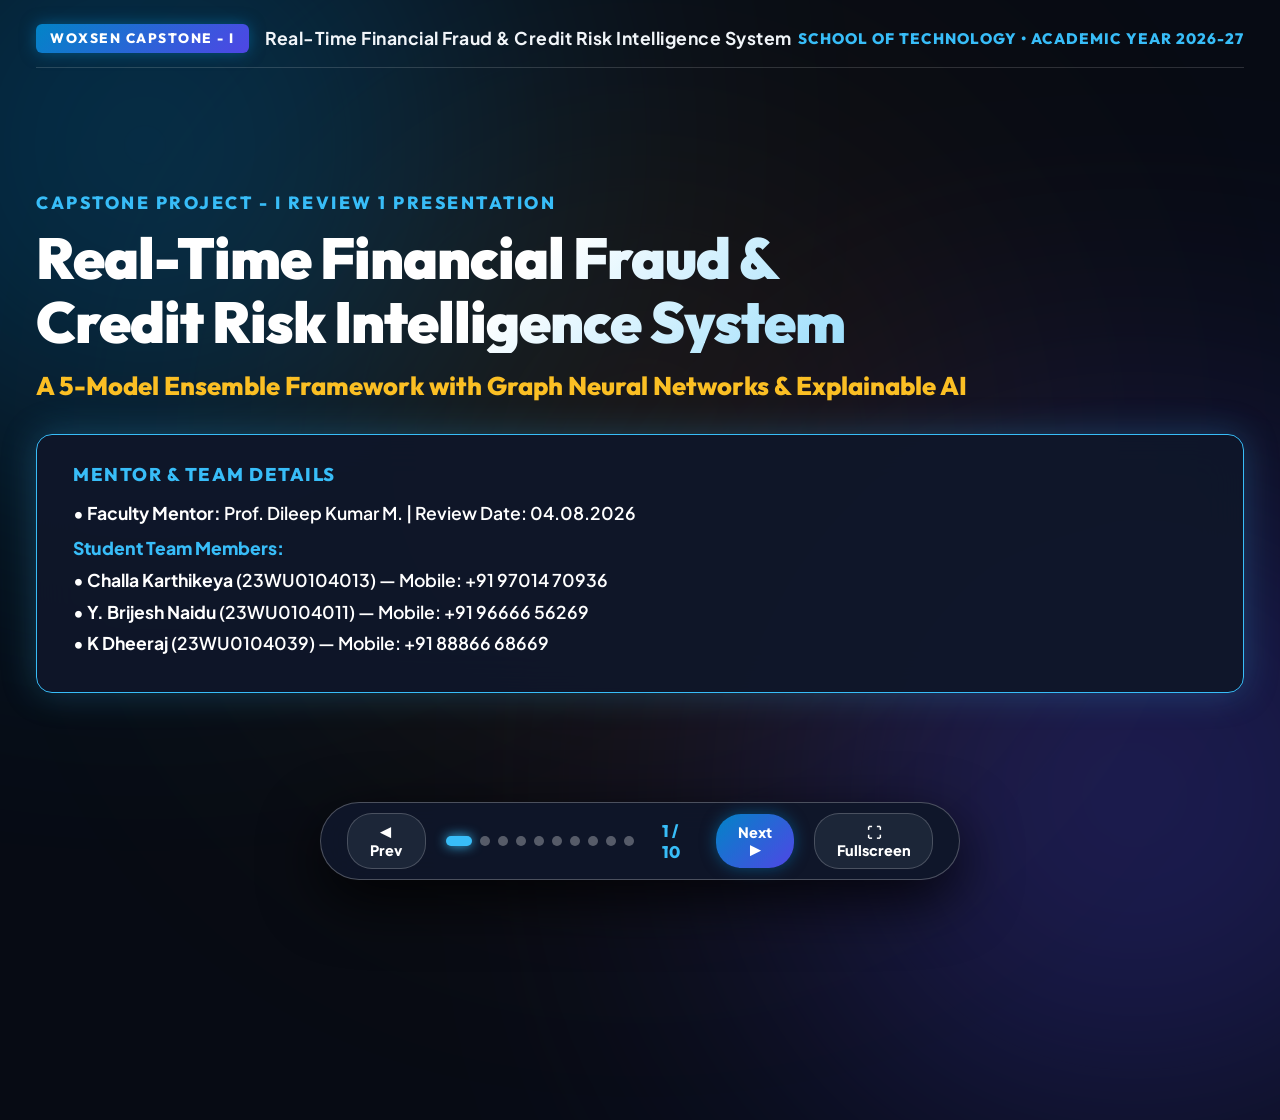
<file: docs/Review_1/Capstone_Review1_Presentation.html>
<!DOCTYPE html>
<html lang="en">
<head>
<meta charset="UTF-8">
<meta name="viewport" content="width=device-width, initial-scale=1.0">
<title>Real-Time Financial Fraud & Credit Risk Intelligence System | Woxsen Capstone Review 1</title>
<link href="https://fonts.googleapis.com/css2?family=Outfit:wght@400;500;600;700;800;900&family=Plus+Jakarta+Sans:wght@400;500;600;700;800&display=swap" rel="stylesheet">
<style>
  *, *::before, *::after {
    box-sizing: border-box;
    margin: 0;
    padding: 0;
  }

  :root {
    --bg-dark: #070b14;
    --card-bg: rgba(15, 23, 42, 0.95);
    --card-border: rgba(56, 189, 248, 0.4);
    --card-hover-border: rgba(56, 189, 248, 0.9);
    --accent-sky: #38bdf8;
    --accent-amber: #fbbf24;
    --accent-indigo: #818cf8;
    --accent-emerald: #34d399;
    --accent-rose: #f43f5e;
    --text-main: #ffffff;
    --text-muted: #cbd5e1;
  }

  body {
    font-family: 'Plus Jakarta Sans', sans-serif;
    background: var(--bg-dark);
    color: var(--text-main);
    width: 100vw;
    height: 100vh;
    overflow: hidden;
    position: relative;
    user-select: none;
  }

  /* Print elements hidden in Web View */
  .print-only-hdr, .print-only-ftr {
    display: none !important;
  }

  /* Ambient Glowing Background Lights */
  .bg-glow {
    position: absolute;
    width: 650px;
    height: 650px;
    border-radius: 50%;
    filter: blur(170px);
    pointer-events: none;
    z-index: 0;
    opacity: 0.38;
  }
  .glow-1 { top: -180px; left: -180px; background: #0284c7; }
  .glow-2 { bottom: -220px; right: -180px; background: #4f46e5; }
  .glow-3 { top: 50%; left: 50%; transform: translate(-50%, -50%); background: #d97706; opacity: 0.12; }

  /* App Shell - Full Screen Viewport */
  .presentation-deck {
    position: relative;
    z-index: 10;
    width: 100vw;
    height: 100vh;
    display: flex;
    flex-direction: column;
    justify-content: space-between;
    padding: 1.25rem 2.25rem 5.25rem 2.25rem;
  }

  /* Slide Top Header Bar */
  .deck-header {
    display: flex;
    justify-content: space-between;
    align-items: center;
    border-bottom: 1px solid rgba(255, 255, 255, 0.15);
    padding-bottom: 0.65rem;
    height: 3rem;
  }

  .brand-badge {
    display: flex;
    align-items: center;
    gap: 1rem;
  }

  .badge-tag {
    background: linear-gradient(135deg, #0284c7, #4f46e5);
    color: #ffffff;
    font-family: 'Outfit', sans-serif;
    font-size: 0.85rem;
    font-weight: 800;
    padding: 0.35rem 0.9rem;
    border-radius: 6px;
    letter-spacing: 1.5px;
    text-transform: uppercase;
    box-shadow: 0 0 15px rgba(2, 132, 199, 0.5);
  }

  .header-title-text {
    font-size: 1.1rem;
    font-weight: 700;
    color: #f1f5f9;
    letter-spacing: 0.5px;
  }

  .woxsen-tag {
    font-family: 'Outfit', sans-serif;
    font-size: 0.95rem;
    font-weight: 800;
    color: var(--accent-sky);
    letter-spacing: 1px;
    text-transform: uppercase;
  }

  /* Main Viewport Workspace */
  .slide-viewport {
    flex: 1;
    display: flex;
    flex-direction: column;
    justify-content: center;
    position: relative;
    margin: 0.75rem 0;
  }

  /* Slide Panels with Slide-In Animations */
  .slide-panel {
    position: absolute;
    inset: 0;
    display: flex;
    flex-direction: column;
    justify-content: space-between;
    opacity: 0;
    visibility: hidden;
    transform: translateX(40px) scale(0.98);
    transition: all 0.45s cubic-bezier(0.16, 1, 0.3, 1);
  }

  .slide-panel.active {
    opacity: 1;
    visibility: visible;
    transform: translateX(0) scale(1);
  }

  .slide-panel.exit-prev {
    transform: translateX(-40px) scale(0.98);
    opacity: 0;
    visibility: hidden;
  }

  /* Typography */
  .slide-tagline {
    font-family: 'Outfit', sans-serif;
    font-size: 0.95rem;
    font-weight: 800;
    color: var(--accent-sky);
    letter-spacing: 2.5px;
    text-transform: uppercase;
    margin-bottom: 0.2rem;
  }

  .slide-heading {
    font-family: 'Outfit', sans-serif;
    font-size: 2.3rem;
    font-weight: 900;
    color: #ffffff;
    line-height: 1.15;
    margin-bottom: 1rem;
    letter-spacing: -0.5px;
  }

  /* Content Grids */
  .content-grid {
    flex: 1;
    display: grid;
    gap: 1.25rem;
    align-items: stretch;
  }

  .grid-2x2 {
    grid-template-columns: 1fr 1fr;
    grid-template-rows: 1fr 1fr;
  }

  /* Glass Cards with Full Space Utilization */
  .glass-card {
    background: var(--card-bg);
    backdrop-filter: blur(20px);
    border: 1.5px solid var(--card-border);
    border-radius: 16px;
    padding: 1.6rem 2rem;
    display: flex;
    flex-direction: column;
    justify-content: space-between;
    box-shadow: 0 12px 35px rgba(0, 0, 0, 0.6);
    transition: all 0.3s cubic-bezier(0.16, 1, 0.3, 1);
    position: relative;
    overflow: hidden;
  }

  .glass-card::before {
    content: '';
    position: absolute;
    top: 0; left: 0; right: 0;
    height: 4px;
    background: linear-gradient(90deg, var(--accent-sky), transparent);
    opacity: 0.9;
  }

  .glass-card.amber-top::before {
    background: linear-gradient(90deg, var(--accent-amber), transparent);
  }

  .glass-card:hover {
    border-color: var(--card-hover-border);
    transform: translateY(-3px);
    box-shadow: 0 15px 40px rgba(56, 189, 248, 0.3);
  }

  .card-icon-header {
    display: flex;
    align-items: center;
    gap: 1rem;
    margin-bottom: 1rem;
  }

  .card-icon {
    width: 44px;
    height: 44px;
    border-radius: 12px;
    background: rgba(56, 189, 248, 0.2);
    border: 1.5px solid rgba(56, 189, 248, 0.4);
    display: flex;
    align-items: center;
    justify-content: center;
    flex-shrink: 0;
  }

  .card-icon svg {
    width: 24px;
    height: 24px;
    stroke: var(--accent-sky);
    fill: none;
    stroke-width: 2.2;
    stroke-linecap: round;
    stroke-linejoin: round;
  }

  .card-icon.amber {
    background: rgba(251, 191, 36, 0.2);
    border-color: rgba(251, 191, 36, 0.4);
  }
  .card-icon.amber svg { stroke: var(--accent-amber); }

  .card-icon.indigo {
    background: rgba(129, 140, 248, 0.2);
    border-color: rgba(129, 140, 248, 0.4);
  }
  .card-icon.indigo svg { stroke: var(--accent-indigo); }

  .card-icon.emerald {
    background: rgba(52, 211, 153, 0.2);
    border-color: rgba(52, 211, 153, 0.4);
  }
  .card-icon.emerald svg { stroke: var(--accent-emerald); }

  .card-title {
    font-family: 'Outfit', sans-serif;
    font-size: 1.45rem;
    font-weight: 800;
    color: var(--accent-sky);
    margin: 0;
    letter-spacing: -0.3px;
  }
  .card-title.amber { color: var(--accent-amber); }

  .card-body-text {
    font-size: 1.12rem;
    color: #ffffff;
    line-height: 1.75;
    font-weight: 500;
  }

  .card-body-text strong {
    color: var(--accent-sky);
    font-weight: 800;
  }

  /* List Item Box Styling inside Cards to fill space */
  .card-list-item {
    background: rgba(30, 41, 59, 0.6);
    border-left: 3px solid var(--accent-sky);
    padding: 0.75rem 1rem;
    border-radius: 8px;
    margin-bottom: 0.75rem;
  }

  .card-list-item.amber {
    border-left-color: var(--accent-amber);
  }

  .card-list-item:last-child {
    margin-bottom: 0;
  }

  .item-head {
    font-family: 'Outfit', sans-serif;
    font-size: 1.15rem;
    font-weight: 800;
    color: #ffffff;
    margin-bottom: 0.25rem;
  }

  .item-desc {
    font-size: 1.02rem;
    color: #cbd5e1;
    line-height: 1.5;
  }

  /* ROADMAP STYLES (SLIDE 8 HIGH READABILITY & FULL SPACE) */
  .roadmap-card {
    background: rgba(15, 23, 42, 0.95);
    backdrop-filter: blur(25px);
    border: 1.5px solid var(--card-border);
    border-radius: 16px;
    padding: 1.5rem 1.85rem;
    display: flex;
    flex-direction: column;
    justify-content: space-between;
    flex: 1;
    box-shadow: 0 12px 35px rgba(0, 0, 0, 0.6);
    transition: all 0.3s ease;
  }

  .roadmap-card:hover {
    border-color: var(--accent-sky);
    transform: translateY(-2px);
  }

  .roadmap-header {
    display: flex;
    align-items: center;
    justify-content: space-between;
    margin-bottom: 0.5rem;
  }

  .roadmap-title {
    font-family: 'Outfit', sans-serif;
    font-size: 1.35rem;
    font-weight: 800;
    color: #ffffff;
  }

  .status-badge {
    font-family: 'Outfit', sans-serif;
    font-size: 0.8rem;
    font-weight: 800;
    padding: 0.35rem 0.9rem;
    border-radius: 20px;
    letter-spacing: 1px;
    text-transform: uppercase;
  }

  .status-badge.completed {
    background: rgba(52, 211, 153, 0.2);
    border: 1.5px solid var(--accent-emerald);
    color: var(--accent-emerald);
  }

  .status-badge.active {
    background: rgba(56, 189, 248, 0.25);
    border: 1.5px solid var(--accent-sky);
    color: #ffffff;
    box-shadow: 0 0 15px rgba(56, 189, 248, 0.4);
  }

  .status-badge.planned {
    background: rgba(251, 191, 36, 0.2);
    border: 1.5px solid var(--accent-amber);
    color: var(--accent-amber);
  }

  .roadmap-bullets {
    font-size: 1.08rem;
    color: #ffffff;
    line-height: 1.75;
    font-weight: 500;
  }

  .roadmap-bullets strong {
    color: var(--accent-sky);
    font-weight: 800;
  }

  /* VISUAL FLOWCHART LAYOUT FOR SLIDE 6 */
  .flowchart-container {
    flex: 1;
    display: flex;
    flex-direction: column;
    justify-content: center;
    gap: 1.25rem;
  }

  .flowchart-pipeline {
    display: grid;
    grid-template-columns: repeat(5, 1fr);
    gap: 1rem;
    position: relative;
  }

  .flow-card {
    background: rgba(15, 23, 42, 0.95);
    backdrop-filter: blur(20px);
    border: 1.5px solid var(--accent-sky);
    border-radius: 16px;
    padding: 1.6rem 1.15rem;
    display: flex;
    flex-direction: column;
    align-items: center;
    text-align: center;
    position: relative;
    box-shadow: 0 10px 30px rgba(0, 0, 0, 0.6);
    transition: all 0.3s ease;
  }

  .flow-card:hover {
    transform: translateY(-4px);
    border-color: var(--accent-amber);
    box-shadow: 0 15px 35px rgba(251, 191, 36, 0.3);
  }

  .flow-arrow-right {
    position: absolute;
    right: -16px;
    top: 50%;
    transform: translateY(-50%);
    width: 28px;
    height: 28px;
    background: var(--bg-dark);
    border: 1.5px solid var(--accent-sky);
    border-radius: 50%;
    display: flex;
    align-items: center;
    justify-content: center;
    z-index: 10;
    box-shadow: 0 0 10px rgba(56, 189, 248, 0.5);
  }

  .flow-arrow-right svg {
    width: 14px;
    height: 14px;
    stroke: var(--accent-sky);
    fill: none;
    stroke-width: 2.5;
  }

  .flow-card:last-child .flow-arrow-right {
    display: none;
  }

  .flow-stage-badge {
    background: linear-gradient(135deg, #0ea5e9, #0284c7);
    color: #ffffff;
    font-family: 'Outfit', sans-serif;
    font-size: 0.75rem;
    font-weight: 900;
    padding: 0.3rem 0.8rem;
    border-radius: 15px;
    letter-spacing: 1px;
    margin-bottom: 0.85rem;
    box-shadow: 0 0 12px rgba(14, 165, 233, 0.4);
  }

  .flow-stage-icon {
    width: 48px;
    height: 48px;
    border-radius: 14px;
    background: rgba(56, 189, 248, 0.2);
    border: 1.5px solid rgba(56, 189, 248, 0.4);
    display: flex;
    align-items: center;
    justify-content: center;
    margin-bottom: 0.85rem;
  }

  .flow-stage-icon svg {
    width: 24px;
    height: 24px;
    stroke: var(--accent-sky);
    fill: none;
    stroke-width: 2;
    stroke-linecap: round;
    stroke-linejoin: round;
  }

  .flow-title {
    font-family: 'Outfit', sans-serif;
    font-size: 1.15rem;
    font-weight: 800;
    color: #ffffff;
    margin-bottom: 0.5rem;
  }

  .flow-desc {
    font-size: 0.9rem;
    color: #cbd5e1;
    line-height: 1.45;
  }

  .flow-tech-pill {
    margin-top: 0.85rem;
    background: rgba(30, 41, 59, 0.95);
    border: 1px solid rgba(255, 255, 255, 0.15);
    color: var(--accent-amber);
    font-size: 0.78rem;
    font-weight: 800;
    padding: 0.3rem 0.7rem;
    border-radius: 8px;
  }

  /* Architecture Banner Graphic */
  .arch-summary-banner {
    background: rgba(30, 41, 59, 0.85);
    backdrop-filter: blur(20px);
    border: 1.5px solid rgba(56, 189, 248, 0.4);
    border-radius: 16px;
    padding: 1.25rem 2rem;
    display: flex;
    align-items: center;
    justify-content: space-between;
  }

  .arch-stat {
    display: flex;
    align-items: center;
    gap: 1rem;
  }

  .arch-stat-val {
    font-family: 'Outfit', sans-serif;
    font-size: 1.9rem;
    font-weight: 900;
    color: var(--accent-sky);
  }

  .arch-stat-lbl {
    font-size: 0.92rem;
    color: #f1f5f9;
    font-weight: 700;
  }

  /* Custom Table */
  .custom-table {
    width: 100%;
    border-collapse: collapse;
    font-size: 1.02rem;
    margin-bottom: 1rem;
  }
  .custom-table th, .custom-table td {
    border: 1px solid rgba(255, 255, 255, 0.15);
    padding: 1rem 1.2rem;
    text-align: left;
  }
  .custom-table th {
    background: rgba(30, 41, 59, 0.95);
    color: var(--accent-sky);
    font-family: 'Outfit', sans-serif;
    font-size: 1.1rem;
    font-weight: 800;
  }
  .custom-table td {
    background: rgba(15, 23, 42, 0.85);
    color: #ffffff;
  }

  /* Title Hero Slide */
  .title-hero {
    display: flex;
    flex-direction: column;
    justify-content: center;
    height: 100%;
  }

  .main-hero-h1 {
    font-family: 'Outfit', sans-serif;
    font-size: 3.6rem;
    font-weight: 900;
    line-height: 1.1;
    background: linear-gradient(135deg, #ffffff 40%, #38bdf8 100%);
    -webkit-background-clip: text;
    -webkit-text-fill-color: transparent;
    margin-bottom: 1rem;
    letter-spacing: -1px;
  }

  .main-hero-sub {
    font-family: 'Outfit', sans-serif;
    font-size: 1.6rem;
    font-weight: 800;
    color: var(--accent-amber);
    margin-bottom: 2rem;
  }

  .team-panel {
    background: rgba(15, 23, 42, 0.95);
    backdrop-filter: blur(20px);
    border: 1.5px solid var(--accent-sky);
    border-radius: 16px;
    padding: 1.75rem 2.25rem;
    box-shadow: 0 0 35px rgba(56, 189, 248, 0.25);
  }

  .team-hdr {
    font-family: 'Outfit', sans-serif;
    font-size: 1.15rem;
    font-weight: 800;
    color: var(--accent-sky);
    letter-spacing: 1.5px;
    text-transform: uppercase;
    margin-bottom: 1rem;
  }

  .team-row {
    font-size: 1.1rem;
    color: #ffffff;
    margin-bottom: 0.6rem;
    font-weight: 600;
  }

  /* Thank You Slide Styles */
  .thankyou-container {
    display: flex;
    flex-direction: column;
    align-items: center;
    justify-content: center;
    text-align: center;
    height: 100%;
    gap: 1.5rem;
  }

  .thankyou-h1 {
    font-family: 'Outfit', sans-serif;
    font-size: 5rem;
    font-weight: 900;
    background: linear-gradient(135deg, #ffffff 30%, #38bdf8 70%, #fbbf24 100%);
    -webkit-background-clip: text;
    -webkit-text-fill-color: transparent;
    line-height: 1.1;
    margin-bottom: 0.5rem;
  }

  .thankyou-sub {
    font-size: 1.6rem;
    color: var(--accent-sky);
    font-weight: 800;
    margin-bottom: 1.25rem;
  }

  /* Floating Glass Controls Dock */
  .nav-dock {
    position: absolute;
    bottom: 1.25rem;
    left: 50%;
    transform: translateX(-50%);
    background: rgba(15, 23, 42, 0.95);
    backdrop-filter: blur(25px);
    border: 1.5px solid rgba(255, 255, 255, 0.25);
    padding: 0.65rem 1.6rem;
    border-radius: 50px;
    display: flex;
    align-items: center;
    gap: 1.25rem;
    box-shadow: 0 20px 60px rgba(0, 0, 0, 0.8);
    z-index: 100;
  }

  .dock-btn {
    background: rgba(30, 41, 59, 0.9);
    border: 1px solid rgba(255, 255, 255, 0.2);
    color: #ffffff;
    font-family: 'Plus Jakarta Sans', sans-serif;
    font-size: 0.9rem;
    font-weight: 800;
    padding: 0.55rem 1.35rem;
    border-radius: 25px;
    cursor: pointer;
    transition: all 0.25s ease;
    display: flex;
    align-items: center;
    gap: 0.5rem;
  }

  .dock-btn:hover {
    background: var(--accent-sky);
    color: #0f172a;
    border-color: var(--accent-sky);
    transform: translateY(-2px);
  }

  .dock-btn.accent {
    background: linear-gradient(135deg, #0284c7, #4f46e5);
    border: none;
    box-shadow: 0 0 15px rgba(2, 132, 199, 0.5);
  }

  .dock-counter {
    font-family: 'Outfit', sans-serif;
    font-size: 1.05rem;
    font-weight: 800;
    color: var(--accent-sky);
    padding: 0 0.5rem;
  }

  .thumb-dots {
    display: flex;
    gap: 0.5rem;
  }

  .dot-btn {
    width: 10px;
    height: 10px;
    border-radius: 50%;
    background: rgba(255, 255, 255, 0.3);
    border: none;
    cursor: pointer;
    transition: all 0.3s ease;
  }

  .dot-btn.active {
    background: var(--accent-sky);
    width: 26px;
    border-radius: 12px;
    box-shadow: 0 0 12px var(--accent-sky);
  }

  /* PDF Print Rules */
  @media print {
    @page { size: A4 landscape; margin: 0; }
    body { background: #0f172a !important; color: #ffffff !important; overflow: visible !important; height: auto !important; width: auto !important; }
    .bg-glow, .nav-dock, .deck-header { display: none !important; }
    .presentation-deck { padding: 0 !important; height: auto !important; width: auto !important; display: block !important; }
    .slide-viewport { margin: 0 !important; display: block !important; height: auto !important; width: auto !important; }
    .slide-panel {
      position: relative !important;
      display: flex !important;
      flex-direction: column !important;
      justify-content: space-between !important;
      opacity: 1 !important;
      visibility: visible !important;
      transform: none !important;
      width: 297mm !important;
      height: 210mm !important;
      padding: 12mm 16mm !important;
      box-sizing: border-box !important;
      page-break-after: always !important;
      page-break-inside: avoid !important;
      background: #0f172a !important;
      border: 1px solid #334155 !important;
    }
    .slide-panel:last-child { page-break-after: auto !important; }
    .print-only-hdr { display: flex !important; justify-content: space-between !important; align-items: flex-end !important; border-bottom: 2px solid #38bdf8 !important; padding-bottom: 6px !important; margin-bottom: 10px !important; }
    .print-only-ftr { display: flex !important; justify-content: space-between !important; align-items: center !important; border-top: 1px solid #334155 !important; padding-top: 6px !important; margin-top: 8px !important; font-size: 10pt !important; color: #94a3b8 !important; font-weight: 700 !important; }
    .main-hero-h1 { font-size: 24pt !important; color: #ffffff !important; background: none !important; -webkit-background-clip: initial !important; -webkit-text-fill-color: #ffffff !important; text-shadow: none !important; }
    .main-hero-sub { font-size: 13pt !important; color: #fbbf24 !important; }
    .thankyou-h1 { font-size: 36pt !important; color: #ffffff !important; background: none !important; -webkit-background-clip: initial !important; -webkit-text-fill-color: #ffffff !important; text-shadow: none !important; }
    .slide-heading { font-size: 18pt !important; color: #ffffff !important; -webkit-text-fill-color: initial !important; margin-bottom: 8px !important; }
    .glass-card { background: #1e293b !important; border: 1px solid #334155 !important; padding: 12px 16px !important; box-shadow: none !important; backdrop-filter: none !important; }
    .card-title { font-size: 13pt !important; color: #38bdf8 !important; }
    .card-title.amber { color: #fbbf24 !important; }
    .card-body-text { font-size: 10.5pt !important; color: #f8fafc !important; line-height: 1.5 !important; }
    .flow-card { background: #1e293b !important; border: 1px solid #38bdf8 !important; padding: 10px 8px !important; }
    .flow-arrow-right { display: none !important; }
    .custom-table { font-size: 10pt !important; margin-bottom: 8px !important; }
    .custom-table th { background: #1e293b !important; color: #38bdf8 !important; padding: 8px 10px !important; font-size: 10.5pt !important; }
    .custom-table td { background: #0f172a !important; padding: 8px 10px !important; color: #f1f5f9 !important; }
  }
</style>
</head>
<body>

  <!-- Ambient Glowing Background Lights -->
  <div class="bg-glow glow-1"></div>
  <div class="bg-glow glow-2"></div>
  <div class="bg-glow glow-3"></div>

  <!-- Main Presentation Container -->
  <div class="presentation-deck">

    <!-- Top Header -->
    <div class="deck-header">
      <div class="brand-badge">
        <span class="badge-tag">WOXSEN CAPSTONE - I</span>
        <span class="header-title-text">Real-Time Financial Fraud &amp; Credit Risk Intelligence System</span>
      </div>
      <div class="woxsen-tag">SCHOOL OF TECHNOLOGY • ACADEMIC YEAR 2026-27</div>
    </div>

    <!-- Main Slide Workspace -->
    <div class="slide-viewport">

      <!-- SLIDE 1: TITLE HERO -->
      <div class="slide-panel active" data-slide="1">
        <div class="print-only-hdr">
          <div style="font-size: 11pt; font-weight: 800; color: #38bdf8; letter-spacing: 1.5px;">WOXSEN UNIVERSITY — SCHOOL OF TECHNOLOGY</div>
          <div style="font-size: 10pt; font-weight: 800; color: #94a3b8;">ACADEMIC YEAR 2026 - 27</div>
        </div>

        <div class="title-hero">
          <div style="font-family: 'Outfit', sans-serif; font-size: 1.1rem; font-weight: 800; color: var(--accent-sky); letter-spacing: 2.5px; text-transform: uppercase; margin-bottom: 0.75rem;">
            CAPSTONE PROJECT - I REVIEW 1 PRESENTATION
          </div>
          <h1 class="main-hero-h1">Real-Time Financial Fraud &amp;<br>Credit Risk Intelligence System</h1>
          <div class="main-hero-sub">A 5-Model Ensemble Framework with Graph Neural Networks &amp; Explainable AI</div>

          <div class="team-panel">
            <div class="team-hdr">Mentor &amp; Team Details</div>
            <div class="team-row">• <strong>Faculty Mentor:</strong> Prof. Dileep Kumar M. | Review Date: 04.08.2026</div>
            <div class="team-row" style="margin-top: 0.85rem; color: var(--accent-sky); font-weight: 800;">Student Team Members:</div>
            <div class="team-row">• <strong>Challa Karthikeya</strong> (23WU0104013) — Mobile: +91 97014 70936</div>
            <div class="team-row">• <strong>Y. Brijesh Naidu</strong> (23WU0104011) — Mobile: +91 96666 56269</div>
            <div class="team-row">• <strong>K Dheeraj</strong> (23WU0104039) — Mobile: +91 88866 68669</div>
          </div>
        </div>

        <div class="print-only-ftr">
          <span>Capstone Review - I Presentation</span>
          <span>Slide 1 of 10</span>
        </div>
      </div>

      <!-- SLIDE 2: PROBLEM STATEMENT -->
      <div class="slide-panel" data-slide="2">
        <div class="print-only-hdr">
          <div>
            <div style="font-size: 10pt; font-weight: 800; color: #38bdf8; letter-spacing: 1px;">PROJECT BACKGROUND &amp; BOTTLENECKS</div>
            <div style="font-size: 16pt; font-weight: 900; color: #ffffff;">Problem Statement &amp; Core Industry Challenges</div>
          </div>
          <div style="font-size: 10pt; font-weight: 800; color: #94a3b8;">WOXSEN UNIVERSITY</div>
        </div>

        <div>
          <div class="slide-tagline">PROJECT BACKGROUND &amp; BOTTLENECKS</div>
          <h2 class="slide-heading">Problem Statement &amp; Core Industry Challenges</h2>
        </div>

        <div class="content-grid grid-2x2">
          <div class="glass-card amber-top">
            <div class="card-icon-header">
              <div class="card-icon amber">
                <svg viewBox="0 0 24 24"><path d="M12 9v2m0 4h.01m-6.938 4h13.856c1.54 0 2.502-1.667 1.732-3L13.732 4c-.77-1.333-2.694-1.333-3.464 0L3.34 16c-.77 1.333.192 3 1.732 3z"/></svg>
              </div>
              <h3 class="card-title amber">1. Massive Financial Losses (₹3.3 Lakh Crore)</h3>
            </div>
            <p class="card-body-text">Digital payment fraud causes over <strong>₹3.3 Lakh Crore ($40B+) in annual losses worldwide</strong>, severely threatening high-volume Indian UPI, IMPS, and banking gateways with mounting operational risk.</p>
          </div>

          <div class="glass-card amber-top">
            <div class="card-icon-header">
              <div class="card-icon amber">
                <svg viewBox="0 0 24 24"><path d="M12 15v2m-6 4h12a2 2 0 002-2v-6a2 2 0 00-2-2H6a2 2 0 00-2 2v6a2 2 0 002 2zm10-10V7a4 4 0 00-8 0v4h8z"/></svg>
              </div>
              <h3 class="card-title amber">2. Vulnerability of Legacy Rule Engines</h3>
            </div>
            <p class="card-body-text">Traditional banking security relies on manual static rules that fail to detect novel zero-day fraud tactics, adaptive criminal behaviors, and dynamic multi-account collusive attacks.</p>
          </div>

          <div class="glass-card amber-top">
            <div class="card-icon-header">
              <div class="card-icon amber">
                <svg viewBox="0 0 24 24"><path d="M13 10V3L4 14h7v7l9-11h-7z"/></svg>
              </div>
              <h3 class="card-title amber">3. Severe ~3.5% Fraud Data Imbalance</h3>
            </div>
            <p class="card-body-text">Because genuine transactions dominate (~96.5%), standard AI models suffer from severe majority-class bias, missing real fraud or causing high false-positive rejections for legitimate users.</p>
          </div>

          <div class="glass-card amber-top">
            <div class="card-icon-header">
              <div class="card-icon amber">
                <svg viewBox="0 0 24 24"><path d="M9 12l2 2 4-4m5.618-4.016A11.955 11.955 0 0112 2.944a11.955 11.955 0 01-8.618 3.04A12.02 12.02 0 003 9c0 5.591 3.824 10.29 9 11.622 5.176-1.332 9-6.03 9-11.622 0-1.042-.133-2.052-.382-3.016z"/></svg>
              </div>
              <h3 class="card-title amber">4. Lack of Regulatory Transparency</h3>
            </div>
            <p class="card-body-text">Black-box deep learning models fail to provide clear, human-understandable explanations for credit or loan rejections, violating strict RBI, FCRA, and GDPR regulatory compliance laws.</p>
          </div>
        </div>

        <div class="print-only-ftr">
          <span>Capstone Review - I Presentation</span>
          <span>Slide 2 of 10</span>
        </div>
      </div>

      <!-- SLIDE 3: REAL-WORLD MOTIVATION -->
      <div class="slide-panel" data-slide="3">
        <div class="print-only-hdr">
          <div>
            <div style="font-size: 10pt; font-weight: 800; color: #38bdf8; letter-spacing: 1px;">THE STORY THAT INSPIRED OUR PROJECT</div>
            <div style="font-size: 16pt; font-weight: 900; color: #ffffff;">Real-World Motivation</div>
          </div>
          <div style="font-size: 10pt; font-weight: 800; color: #94a3b8;">WOXSEN UNIVERSITY</div>
        </div>

        <div>
          <div class="slide-tagline">THE STORY THAT INSPIRED OUR PROJECT</div>
          <h2 class="slide-heading">Real-World Motivation</h2>
        </div>

        <div class="content-grid grid-2x2">
          <div class="glass-card">
            <div class="card-icon-header">
              <div class="card-icon">
                <svg viewBox="0 0 24 24"><path d="M17 9V7a2 2 0 00-2-2H5a2 2 0 00-2 2v6a2 2 0 002 2h2m2 4h10a2 2 0 002-2v-6a2 2 0 00-2-2H9a2 2 0 00-2 2v6a2 2 0 002 2zm7-5a2 2 0 11-4 0 2 2 0 014 0z"/></svg>
              </div>
              <h3 class="card-title">Multi-Crore Financial Impact</h3>
            </div>
            <p class="card-body-text">Indian digital payment networks (UPI, IMPS, Cards) process billions of transactions monthly. Undetected fraud breaches cause direct multi-Crore losses to banks and destroy customer trust.</p>
          </div>

          <div class="glass-card">
            <div class="card-icon-header">
              <div class="card-icon indigo">
                <svg viewBox="0 0 24 24"><path d="M12 4.354a4 4 0 110 5.292M15 21H3v-1a6 6 0 0112 0v1zm0 0h6v-1a6 6 0 00-9-5.197M13 7a4 4 0 11-8 0 4 4 0 018 0z"/></svg>
              </div>
              <h3 class="card-title" style="color: var(--accent-indigo);">Collusive Fraud Rings</h3>
            </div>
            <p class="card-body-text">Organized criminal syndicates operate complex inter-account networks to launder illicit funds across banks. Standard tabular classifiers fail to identify these multi-node graph relationships.</p>
          </div>

          <div class="glass-card">
            <div class="card-icon-header">
              <div class="card-icon emerald">
                <svg viewBox="0 0 24 24"><path d="M9 5H7a2 2 0 00-2 2v12a2 2 0 002 2h10a2 2 0 002-2V7a2 2 0 00-2-2h-2M9 5a2 2 0 002 2h2a2 2 0 002-2M9 5a2 2 0 012-2h2a2 2 0 012 2m-6 9l2 2 4-4"/></svg>
              </div>
              <h3 class="card-title" style="color: var(--accent-emerald);">RBI Compliance &amp; Audit Trails</h3>
            </div>
            <p class="card-body-text">Financial regulators strictly require explainable feature attributions (SHAP values) whenever loan requests or credit card applications are flagged or rejected to ensure complete audit compliance.</p>
          </div>

          <div class="glass-card">
            <div class="card-icon-header">
              <div class="card-icon">
                <svg viewBox="0 0 24 24"><path d="M12 8v4l3 3m6-3a9 9 0 11-18 0 9 9 0 0118 0z"/></svg>
              </div>
              <h3 class="card-title">Sub-100ms Live Execution</h3>
            </div>
            <p class="card-body-text">High-speed payment gateways demand instantaneous real-time inference under 100 milliseconds to block fraudulent payment attempts before transaction finalization.</p>
          </div>
        </div>

        <div class="print-only-ftr">
          <span>Capstone Review - I Presentation</span>
          <span>Slide 3 of 10</span>
        </div>
      </div>

      <!-- SLIDE 4: OBJECTIVES & APPLICATIONS (EXPANDED TO FULL VERTICAL SPACE) -->
      <div class="slide-panel" data-slide="4">
        <div class="print-only-hdr">
          <div>
            <div style="font-size: 10pt; font-weight: 800; color: #38bdf8; letter-spacing: 1px;">PROJECT SCOPE &amp; TARGETS</div>
            <div style="font-size: 16pt; font-weight: 900; color: #ffffff;">Objectives and Applications</div>
          </div>
          <div style="font-size: 10pt; font-weight: 800; color: #94a3b8;">WOXSEN UNIVERSITY</div>
        </div>

        <div>
          <div class="slide-tagline">PROJECT SCOPE &amp; TARGETS</div>
          <h2 class="slide-heading">Objectives and Industry Applications</h2>
        </div>

        <div class="content-grid grid-2x2" style="grid-template-rows: 1fr;">
          
          <!-- LEFT BOX: 5-MODEL ENSEMBLE CORE OBJECTIVES -->
          <div class="glass-card" style="grid-row: span 2; padding: 1.8rem 2.2rem;">
            <div class="card-icon-header" style="margin-bottom: 1.25rem;">
              <div class="card-icon">
                <svg viewBox="0 0 24 24"><path d="M19 11H5m14 0a2 2 0 012 2v6a2 2 0 01-2 2H5a2 2 0 01-2-2v-6a2 2 0 012-2m14 0V9a2 2 0 00-2-2M5 11V9a2 2 0 012-2m0 0V5a2 2 0 012-2h6a2 2 0 012 2v2M7 7h10"/></svg>
              </div>
              <h3 class="card-title" style="font-size: 1.55rem;">5-Model Ensemble Core Objectives</h3>
            </div>

            <div class="card-list-item">
              <div class="item-head">1. Sub-100ms Inference API Gateway</div>
              <div class="item-desc">Architect high-throughput FastAPI REST microservices serving real-time risk predictions for high-volume banking payment gateways.</div>
            </div>

            <div class="card-list-item">
              <div class="item-head">2. Graph Neural Ring Mining (PyTorch GAT)</div>
              <div class="item-desc">Construct multi-account transaction graphs to uncover organized money laundering rings &amp; syndicate accounts across banks.</div>
            </div>

            <div class="card-list-item">
              <div class="item-head">3. Synthetic Data Balancing (CTGAN)</div>
              <div class="item-desc">Generate privacy-preserving synthetic transaction samples to balance the severe ~3.5% minority fraud distribution to 50:50.</div>
            </div>

            <div class="card-list-item">
              <div class="item-head">4. Regulatory Explainability &amp; Audit Logs (SHAP)</div>
              <div class="item-desc">Compute instant Shapley feature attributions to satisfy RBI, FCRA, and GDPR transparency &amp; auditability requirements.</div>
            </div>
          </div>

          <!-- RIGHT BOX: INDUSTRY APPLICATIONS & DOMAINS -->
          <div class="glass-card amber-top" style="grid-row: span 2; padding: 1.8rem 2.2rem;">
            <div class="card-icon-header" style="margin-bottom: 1.25rem;">
              <div class="card-icon amber">
                <svg viewBox="0 0 24 24"><path d="M21 13.255A23.931 23.931 0 0112 15c-3.183 0-6.22-.62-9-1.745M16 6V4a2 2 0 00-2-2h-4a2 2 0 00-2 2v2m4 6h.01M5 20h14a2 2 0 002-2V8a2 2 0 00-2-2H5a2 2 0 00-2 2v10a2 2 0 002 2z"/></svg>
              </div>
              <h3 class="card-title amber" style="font-size: 1.55rem;">Industry Applications &amp; Deployment</h3>
            </div>

            <div class="card-list-item amber">
              <div class="item-head">1. Real-Time UPI &amp; Credit Card Interception</div>
              <div class="item-desc">Instant transaction risk scoring prior to payment settlement on merchant gateways &amp; card processing networks.</div>
            </div>

            <div class="card-list-item amber">
              <div class="item-head">2. Automated Digital Lending &amp; Credit Risk (INR ₹)</div>
              <div class="item-desc">Dynamic credit risk scoring (0–100 scale) for personal loan approval automation &amp; default prevention.</div>
            </div>

            <div class="card-list-item amber">
              <div class="item-head">3. Enterprise Anti-Money Laundering (AML)</div>
              <div class="item-desc">Continuous graph-based fraud ring monitoring for high-frequency financial institutions and regulatory agencies.</div>
            </div>

            <div class="card-list-item amber">
              <div class="item-head">4. Core Banking &amp; NetBanking Protection</div>
              <div class="item-desc">Real-time anomaly filtering for high-value IMPS, NEFT, and RTGS electronic fund transfers.</div>
            </div>
          </div>

        </div>

        <div class="print-only-ftr">
          <span>Capstone Review - I Presentation</span>
          <span>Slide 4 of 10</span>
        </div>
      </div>

      <!-- SLIDE 5: LITERATURE REVIEW TABLE -->
      <div class="slide-panel" data-slide="5">
        <div class="print-only-hdr">
          <div>
            <div style="font-size: 10pt; font-weight: 800; color: #38bdf8; letter-spacing: 1px;">PRIOR ACADEMIC STUDIES COMPARISON</div>
            <div style="font-size: 16pt; font-weight: 900; color: #ffffff;">Literature Review &amp; Research Gap</div>
          </div>
          <div style="font-size: 10pt; font-weight: 800; color: #94a3b8;">WOXSEN UNIVERSITY</div>
        </div>

        <div>
          <div class="slide-tagline">PRIOR ACADEMIC STUDIES COMPARISON</div>
          <h2 class="slide-heading">Literature Review &amp; Research Gap</h2>
        </div>

        <div style="flex: 1; display: flex; flex-direction: column; justify-content: space-between;">
          <table class="custom-table">
            <thead>
              <tr>
                <th style="width: 25%;">Paper</th>
                <th style="width: 25%;">Approach</th>
                <th style="width: 25%;">Strength</th>
                <th style="width: 25%;">Limitation</th>
              </tr>
            </thead>
            <tbody>
              <tr>
                <td><strong>Arik et al., 2021 – TabNet</strong></td>
                <td>Sequential attention for tabular feature selection</td>
                <td>High tabular interpretability &amp; feature selection</td>
                <td>Higher computational overhead than LightGBM</td>
              </tr>
              <tr>
                <td><strong>Li et al., 2022 – ECOD (IEEE)</strong></td>
                <td>Empirical cumulative distribution scoring</td>
                <td>Parameter-free, replaces legacy Isolation Forest</td>
                <td>Does not capture inter-account graph relationships</td>
              </tr>
              <tr>
                <td><strong>Veličković et al., 2018 – GAT</strong></td>
                <td>Self-attention over node graph structures</td>
                <td>Mines multi-account collusive fraud rings</td>
                <td>Requires graph construction pipeline overhead</td>
              </tr>
              <tr>
                <td><strong>Xu et al., 2019 – CTGAN</strong></td>
                <td>Conditional GANs for imbalanced tabular data</td>
                <td>Generates high-fidelity synthetic fraud samples</td>
                <td>Requires careful tuning to avoid mode collapse</td>
              </tr>
            </tbody>
          </table>

          <div class="glass-card amber-top" style="padding: 1.3rem 1.8rem;">
            <div class="card-title amber" style="font-size: 1.25rem; margin-bottom: 0.4rem;">Research Gap Identified:</div>
            <p class="card-body-text">
              • No prior financial fraud study unifies <strong>LightGBM + TabNet + AutoEncoder + ECOD + PyTorch GAT</strong> in a single real-time ensemble with CTGAN balancing and SHAP explainability under &lt;100ms constraints.
            </p>
          </div>
        </div>

        <div class="print-only-ftr">
          <span>Capstone Review - I Presentation</span>
          <span>Slide 5 of 10</span>
        </div>
      </div>

      <!-- SLIDE 6: METHODOLOGY PIPELINE -->
      <div class="slide-panel" data-slide="6">
        <div class="print-only-hdr">
          <div>
            <div style="font-size: 10pt; font-weight: 800; color: #38bdf8; letter-spacing: 1px;">END-TO-END DEEP LEARNING PIPELINE</div>
            <div style="font-size: 16pt; font-weight: 900; color: #ffffff;">Methodology &amp; System Architecture Flowchart</div>
          </div>
          <div style="font-size: 10pt; font-weight: 800; color: #94a3b8;">WOXSEN UNIVERSITY</div>
        </div>

        <div>
          <div class="slide-tagline">END-TO-END DEEP LEARNING PIPELINE</div>
          <h2 class="slide-heading">Methodology &amp; System Architecture Flowchart</h2>
        </div>

        <div class="flowchart-container">
          <!-- VISUAL GRAPHICAL PIPELINE FLOWCHART -->
          <div class="flowchart-pipeline">

            <!-- STAGE 1 -->
            <div class="flow-card">
              <span class="flow-stage-badge">STAGE 01</span>
              <div class="flow-stage-icon">
                <svg viewBox="0 0 24 24"><path d="M4 7v10c0 2.21 3.582 4 8 4s8-1.79 8-4V7M4 7c0 2.21 3.582 4 8 4s8-1.79 8-4M4 7c0-2.21 3.582-4 8-4s8 1.79 8 4m0 5c0 2.21-3.582 4-8 4s-8-1.79-8-4"/></svg>
              </div>
              <div class="flow-title">Data Ingestion</div>
              <div class="flow-desc">Offline Benchmark Logs (IEEE-CIS) &amp; Live API Payload Stream</div>
              <div class="flow-tech-pill">Feature Store</div>
              <div class="flow-arrow-right">
                <svg viewBox="0 0 24 24"><path d="M9 5l7 7-7 7"/></svg>
              </div>
            </div>

            <!-- STAGE 2 -->
            <div class="flow-card">
              <span class="flow-stage-badge">STAGE 02</span>
              <div class="flow-stage-icon" style="background: rgba(251, 191, 36, 0.2); border-color: rgba(251, 191, 36, 0.4);">
                <svg viewBox="0 0 24 24" style="stroke: var(--accent-amber);"><path d="M19.428 15.428a2 2 0 00-1.022-.547l-2.387-.477a6 6 0 00-3.86.517l-.318.158a6 6 0 01-3.86.517L5.603 15.12a2 2 0 00-1.022.547l-1.004 1.004a2 2 0 00.547 3.044l.872.436a6 6 0 003.86.517l.318-.158a6 6 0 013.86-.517l2.387.477a2 2 0 001.022-.547l1.004-1.004a2 2 0 00-.547-3.044l-.872-.436z"/></svg>
              </div>
              <div class="flow-title">CTGAN Oversampling</div>
              <div class="flow-desc">Generative Synthetic Fraud Balancing (~3.5% → 50%)</div>
              <div class="flow-tech-pill" style="color: var(--accent-amber);">Conditional GAN</div>
              <div class="flow-arrow-right">
                <svg viewBox="0 0 24 24"><path d="M9 5l7 7-7 7"/></svg>
              </div>
            </div>

            <!-- STAGE 3 -->
            <div class="flow-card" style="border-color: var(--accent-amber);">
              <span class="flow-stage-badge" style="background: linear-gradient(135deg, #d97706, #b45309);">STAGE 03</span>
              <div class="flow-stage-icon" style="background: rgba(129, 140, 248, 0.2); border-color: rgba(129, 140, 248, 0.4);">
                <svg viewBox="0 0 24 24" style="stroke: var(--accent-indigo);"><path d="M9.75 17L9 20l-1 1h8l-1-1-.75-3M3 13h18M5 17h14a2 2 0 002-2V5a2 2 0 00-2-2H5a2 2 0 00-2 2v10a2 2 0 002 2z"/></svg>
              </div>
              <div class="flow-title">5-Model Ensemble</div>
              <div class="flow-desc">LightGBM + TabNet + AutoEncoder + ECOD + PyTorch GAT</div>
              <div class="flow-tech-pill" style="color: var(--accent-indigo);">Deep &amp; Graph Models</div>
              <div class="flow-arrow-right">
                <svg viewBox="0 0 24 24"><path d="M9 5l7 7-7 7"/></svg>
              </div>
            </div>

            <!-- STAGE 4 -->
            <div class="flow-card">
              <span class="flow-stage-badge">STAGE 04</span>
              <div class="flow-stage-icon" style="background: rgba(52, 211, 153, 0.2); border-color: rgba(52, 211, 153, 0.4);">
                <svg viewBox="0 0 24 24" style="stroke: var(--accent-emerald);"><path d="M9 19v-6a2 2 0 00-2-2H5a2 2 0 00-2 2v6a2 2 0 002 2h2a2 2 0 002-2zm0 0V9a2 2 0 012-2h2a2 2 0 012 2v10m-6 0a2 2 0 002 2h2a2 2 0 002-2m0 0V5a2 2 0 012-2h2a2 2 0 012 2v14a2 2 0 01-2 2h-2a2 2 0 01-2-2z"/></svg>
              </div>
              <div class="flow-title">Risk Synthesis</div>
              <div class="flow-desc">Weighted Score Synthesis &amp; SHAP Explainability Engine</div>
              <div class="flow-tech-pill" style="color: var(--accent-emerald);">Score 0 - 100</div>
              <div class="flow-arrow-right">
                <svg viewBox="0 0 24 24"><path d="M9 5l7 7-7 7"/></svg>
              </div>
            </div>

            <!-- STAGE 5 -->
            <div class="flow-card">
              <span class="flow-stage-badge">STAGE 05</span>
              <div class="flow-stage-icon">
                <svg viewBox="0 0 24 24"><path d="M5 12h14M12 5l7 7-7 7"/></svg>
              </div>
              <div class="flow-title">FastAPI Gateway</div>
              <div class="flow-desc">Sub-100ms Inference API &amp; Live Streamlit Dashboard</div>
              <div class="flow-tech-pill">&lt; 100ms API</div>
            </div>

          </div>

          <!-- Architecture Banner Summary -->
          <div class="arch-summary-banner">
            <div class="arch-stat">
              <div class="arch-stat-val">5</div>
              <div class="arch-stat-lbl">Ensembled Model Layers<br>(Tabular, Outlier &amp; Graph)</div>
            </div>
            <div class="arch-stat">
              <div class="arch-stat-val" style="color: var(--accent-amber);">&lt; 100ms</div>
              <div class="arch-stat-lbl">Target Real-Time<br>Inference Latency</div>
            </div>
            <div class="arch-stat">
              <div class="arch-stat-val" style="color: var(--accent-emerald);">100%</div>
              <div class="arch-stat-lbl">RBI &amp; FCRA Regulatory<br>Audit Compliance</div>
            </div>
          </div>
        </div>

        <div class="print-only-ftr">
          <span>Capstone Review - I Presentation</span>
          <span>Slide 6 of 10</span>
        </div>
      </div>

      <!-- SLIDE 7: NOVELTY OF THE IDEA -->
      <div class="slide-panel" data-slide="7">
        <div class="print-only-hdr">
          <div>
            <div style="font-size: 10pt; font-weight: 800; color: #38bdf8; letter-spacing: 1px;">CORE INNOVATION PILLARS</div>
            <div style="font-size: 16pt; font-weight: 900; color: #ffffff;">Novelty of the Idea – What Makes Our Project Unique</div>
          </div>
          <div style="font-size: 10pt; font-weight: 800; color: #94a3b8;">WOXSEN UNIVERSITY</div>
        </div>

        <div>
          <div class="slide-tagline">CORE INNOVATION PILLARS</div>
          <h2 class="slide-heading">Novelty of the Idea – What Makes Our Project Unique</h2>
        </div>

        <div class="content-grid grid-2x2">
          <div class="glass-card">
            <div class="card-icon-header">
              <div class="card-icon">
                <svg viewBox="0 0 24 24"><path d="M19.428 15.428a2 2 0 00-1.022-.547l-2.387-.477a6 6 0 00-3.86.517l-.318.158a6 6 0 01-3.86.517L5.603 15.12a2 2 0 00-1.022.547l-1.004 1.004a2 2 0 00.547 3.044l.872.436a6 6 0 003.86.517l.318-.158a6 6 0 013.86-.517l2.387.477a2 2 0 001.022-.547l1.004-1.004a2 2 0 00-.547-3.044l-.872-.436z"/></svg>
              </div>
              <h3 class="card-title">Hybrid 5-Model Ensemble</h3>
            </div>
            <p class="card-body-text">Combines tabular speed (<strong>LightGBM</strong>), deep attention (<strong>TabNet</strong>), zero-day anomalies (<strong>AutoEncoder</strong>), empirical cumulative outliers (<strong>ECOD</strong>), and graph rings (<strong>GAT</strong>).</p>
          </div>

          <div class="glass-card">
            <div class="card-icon-header">
              <div class="card-icon amber">
                <svg viewBox="0 0 24 24"><path d="M4 4v5h.582m15.356 2A8.001 8.001 0 004.582 9m0 0H9m11 11v-5h-.581m0 0a8.003 8.003 0 01-15.357-2m15.357 2H15"/></svg>
              </div>
              <h3 class="card-title amber">Generative Data Balancing (CTGAN)</h3>
            </div>
            <p class="card-body-text">Solves severe <strong>~3.5% class imbalance</strong> via privacy-preserving synthetic transaction generation, expanding fraud coverage without overfitting.</p>
          </div>

          <div class="glass-card">
            <div class="card-icon-header">
              <div class="card-icon emerald">
                <svg viewBox="0 0 24 24"><path d="M9 12l2 2 4-4m6 2a9 9 0 11-18 0 9 9 0 0118 0z"/></svg>
              </div>
              <h3 class="card-title" style="color: var(--accent-emerald);">Explainable AI &amp; Audit Logging (SHAP)</h3>
            </div>
            <p class="card-body-text">Provides instant <strong>Shapley feature attributions</strong> for full <strong>RBI, FCRA &amp; GDPR compliance</strong> on flagged and rejected loan or transaction attempts.</p>
          </div>

          <div class="glass-card">
            <div class="card-icon-header">
              <div class="card-icon indigo">
                <svg viewBox="0 0 24 24"><path d="M13 10V3L4 14h7v7l9-11h-7z"/></svg>
              </div>
              <h3 class="card-title" style="color: var(--accent-indigo);">Production MLOps &amp; Drift Monitoring</h3>
            </div>
            <p class="card-body-text">Continuous automated data drift &amp; concept decay monitoring powered by <strong>Evidently AI</strong> and <strong>FastAPI microservice integration</strong>.</p>
          </div>
        </div>

        <div class="print-only-ftr">
          <span>Capstone Review - I Presentation</span>
          <span>Slide 7 of 10</span>
        </div>
      </div>

      <!-- SLIDE 8: ROADMAP & NEXT STEPS -->
      <div class="slide-panel" data-slide="8">
        <div class="print-only-hdr">
          <div>
            <div style="font-size: 10pt; font-weight: 800; color: #38bdf8; letter-spacing: 1px;">CAPSTONE MILESTONES &amp; TIMELINE</div>
            <div style="font-size: 16pt; font-weight: 900; color: #ffffff;">Project Implementation Roadmap &amp; Next Steps</div>
          </div>
          <div style="font-size: 10pt; font-weight: 800; color: #94a3b8;">WOXSEN UNIVERSITY</div>
        </div>

        <div>
          <div class="slide-tagline">CAPSTONE MILESTONES &amp; TIMELINE</div>
          <h2 class="slide-heading">Project Implementation Roadmap &amp; Next Steps</h2>
        </div>

        <div style="flex: 1; display: flex; flex-direction: column; gap: 1.15rem; justify-content: center;">
          
          <!-- PHASE 1 -->
          <div class="roadmap-card">
            <div class="roadmap-header">
              <div class="roadmap-title">Phase 1: Foundation &amp; Initial Review (Weeks 1–4)</div>
              <span class="status-badge completed">✔ COMPLETED</span>
            </div>
            <div class="roadmap-bullets">
              • <strong>Dataset &amp; Problem Setup:</strong> Acquired Kaggle / IEEE-CIS financial transactions &amp; extracted baseline features<br>
              • <strong>Baseline Prototyping:</strong> Evaluated initial LightGBM classifier &amp; ECOD statistical outlier detector<br>
              • <strong>Review Submission:</strong> Completed comprehensive literature review &amp; Review-1 defense documentation
            </div>
          </div>

          <!-- PHASE 2 -->
          <div class="roadmap-card" style="border-color: var(--accent-sky); background: rgba(14, 165, 233, 0.16); box-shadow: 0 0 25px rgba(56, 189, 248, 0.3);">
            <div class="roadmap-header">
              <div class="roadmap-title" style="color: var(--accent-sky);">Phase 2: Model Training &amp; Feature Integration (Weeks 5–8)</div>
              <span class="status-badge active">⚡ NEXT STEPS / IN PROGRESS</span>
            </div>
            <div class="roadmap-bullets">
              • <strong>Synthetic Data Generation:</strong> Train CTGAN to solve severe ~3.5% fraud class imbalance<br>
              • <strong>Deep Neural &amp; Graph Models:</strong> Implement TabNet attention &amp; PyTorch Graph Attention Networks (GAT)<br>
              • <strong>Explainable AI (XAI):</strong> Integrate SHAP Shapley values to generate regulatory decision audit logs
            </div>
          </div>

          <!-- PHASE 3 -->
          <div class="roadmap-card">
            <div class="roadmap-header">
              <div class="roadmap-title">Phase 3: System Deployment &amp; Final Evaluation (Weeks 9–12)</div>
              <span class="status-badge planned">🎯 TARGET GOAL</span>
            </div>
            <div class="roadmap-bullets">
              • <strong>FastAPI Backend Gateway:</strong> Build real-time scoring microservice (&lt;100ms response time)<br>
              • <strong>Live Interactive Dashboard:</strong> Streamlit frontend for real-time fraud monitoring &amp; credit risk simulation<br>
              • <strong>System Benchmarking:</strong> Conduct stress testing, data drift evaluation &amp; final Review-2 presentation
            </div>
          </div>

        </div>

        <div class="print-only-ftr">
          <span>Capstone Review - I Presentation</span>
          <span>Slide 8 of 10</span>
        </div>
      </div>

      <!-- SLIDE 9: REFERENCES -->
      <div class="slide-panel" data-slide="9">
        <div class="print-only-hdr">
          <div>
            <div style="font-size: 10pt; font-weight: 800; color: #38bdf8; letter-spacing: 1px;">CITATIONS &amp; FRAMEWORKS</div>
            <div style="font-size: 16pt; font-weight: 900; color: #ffffff;">Academic References &amp; Technical Tools</div>
          </div>
          <div style="font-size: 10pt; font-weight: 800; color: #94a3b8;">WOXSEN UNIVERSITY</div>
        </div>

        <div>
          <div class="slide-tagline">CITATIONS &amp; FRAMEWORKS</div>
          <h2 class="slide-heading">Academic References &amp; Technical Tools</h2>
        </div>

        <div class="glass-card" style="flex: 1; justify-content: flex-start; padding: 2rem 2.5rem;">
          <h4 style="color: var(--accent-sky); font-family: 'Outfit', sans-serif; font-size: 1.45rem; margin-bottom: 1.25rem;">Academic References:</h4>
          <p class="card-body-text" style="margin-bottom: 1.2rem; font-size: 1.15rem;">1. Arik, S. O., &amp; Pfister, T. (2021). <em>TabNet: Attentive Tabular Learning</em>. AAAI Conference on Artificial Intelligence (AAAI 2021).</p>
          <p class="card-body-text" style="margin-bottom: 1.2rem; font-size: 1.15rem;">2. Li, Z., Zhao, Y., Botta, N., Ionescu, C., &amp; Hu, X. (2022). <em>ECOD: Unsupervised Outlier Detection Using Empirical Cumulative Distribution Functions</em>. IEEE TKDE (2022).</p>
          <p class="card-body-text" style="margin-bottom: 1.2rem; font-size: 1.15rem;">3. Veličković, P., Cucurull, G., Casanova, A., Romero, A., Liò, P., &amp; Bengio, Y. (2018). <em>Graph Attention Networks</em>. ICLR (2018).</p>
          <p class="card-body-text" style="margin-bottom: 1.2rem; font-size: 1.15rem;">4. Xu, L., Skoularidou, M., Cuesta-Infante, A., &amp; Veeramachaneni, K. (2019). <em>Modeling Tabular Data using Conditional GAN</em>. NeurIPS (2019).</p>
        </div>

        <div class="print-only-ftr">
          <span>Capstone Review - I Presentation</span>
          <span>Slide 9 of 10</span>
        </div>
      </div>

      <!-- SLIDE 10: THANK YOU SLIDE -->
      <div class="slide-panel" data-slide="10">
        <div class="print-only-hdr">
          <div style="font-size: 11pt; font-weight: 800; color: #38bdf8; letter-spacing: 1.5px;">WOXSEN UNIVERSITY — SCHOOL OF TECHNOLOGY</div>
          <div style="font-size: 10pt; font-weight: 800; color: #94a3b8;">ACADEMIC YEAR 2026 - 27</div>
        </div>

        <div class="thankyou-container">
          <h1 class="thankyou-h1">Thank You!</h1>
          <div class="thankyou-sub">Real-Time Financial Fraud &amp; Credit Risk Intelligence System</div>

          <div class="glass-card" style="padding: 2rem 3.5rem; margin-top: 1rem; width: 88%;">
            <div style="font-family: 'Outfit', sans-serif; font-size: 1.35rem; font-weight: 800; color: var(--accent-sky); margin-bottom: 0.85rem; text-transform: uppercase; letter-spacing: 1.5px;">
              Project Team &amp; Faculty Mentor Acknowledgment
            </div>
            <div class="card-body-text" style="font-size: 1.2rem; line-height: 1.9;">
              • <strong>Faculty Mentor:</strong> Prof. Dileep Kumar M.<br>
              • <strong>Team Members:</strong> Challa Karthikeya (23WU0104013) | Y. Brijesh Naidu (23WU0104011) | K Dheeraj (23WU0104039)<br>
              • <strong>Woxsen University — School of Technology</strong>
            </div>
          </div>
        </div>

        <div class="print-only-ftr">
          <span>Capstone Review - I Presentation</span>
          <span>Slide 10 of 10</span>
        </div>
      </div>

    </div>

    <!-- Floating Glass Controls Dock -->
    <div class="nav-dock">
      <button id="btn-dock-prev" class="dock-btn">◀ Prev</button>
      
      <div class="thumb-dots" id="dot-container"></div>

      <span id="dock-counter" class="dock-counter">1 / 10</span>

      <button id="btn-dock-next" class="dock-btn accent">Next ▶</button>
      <button id="btn-dock-fs" class="dock-btn">⛶ Fullscreen</button>
    </div>

  </div>

  <script>
    let currentSlide = 1;
    const totalSlides = 10;

    const panels = document.querySelectorAll('.slide-panel');
    const dockCounter = document.getElementById('dock-counter');
    const dotContainer = document.getElementById('dot-container');
    const btnPrev = document.getElementById('btn-dock-prev');
    const btnNext = document.getElementById('btn-dock-next');
    const btnFs = document.getElementById('btn-dock-fs');

    for (let i = 1; i <= totalSlides; i++) {
      const dot = document.createElement('button');
      dot.className = `dot-btn ${i === 1 ? 'active' : ''}`;
      dot.addEventListener('click', () => goToSlide(i));
      dotContainer.appendChild(dot);
    }

    function goToSlide(slideNum) {
      if (slideNum < 1) slideNum = 1;
      if (slideNum > totalSlides) slideNum = totalSlides;

      currentSlide = slideNum;

      panels.forEach(p => {
        const sNum = parseInt(p.getAttribute('data-slide'));
        if (sNum === currentSlide) {
          p.classList.add('active');
          p.classList.remove('exit-prev');
        } else {
          p.classList.remove('active');
          if (sNum < currentSlide) {
            p.classList.add('exit-prev');
          } else {
            p.classList.remove('exit-prev');
          }
        }
      });

      const dots = dotContainer.querySelectorAll('.dot-btn');
      dots.forEach((d, idx) => {
        if (idx + 1 === currentSlide) {
          d.classList.add('active');
        } else {
          d.classList.remove('active');
        }
      });

      dockCounter.textContent = `${currentSlide} / ${totalSlides}`;
    }

    btnPrev.addEventListener('click', () => goToSlide(currentSlide - 1));
    btnNext.addEventListener('click', () => goToSlide(currentSlide + 1));

    document.addEventListener('keydown', (e) => {
      if (e.key === 'ArrowRight' || e.key === 'Space') {
        goToSlide(currentSlide + 1);
      } else if (e.key === 'ArrowLeft') {
        goToSlide(currentSlide - 1);
      } else if (e.key === 'f' || e.key === 'F') {
        toggleFullscreen();
      }
    });

    function toggleFullscreen() {
      if (!document.fullscreenElement) {
        document.documentElement.requestFullscreen().catch(err => console.log(err));
      } else {
        if (document.exitFullscreen) document.exitFullscreen();
      }
    }

    btnFs.addEventListener('click', toggleFullscreen);
  </script>
</body>
</html>
</file>
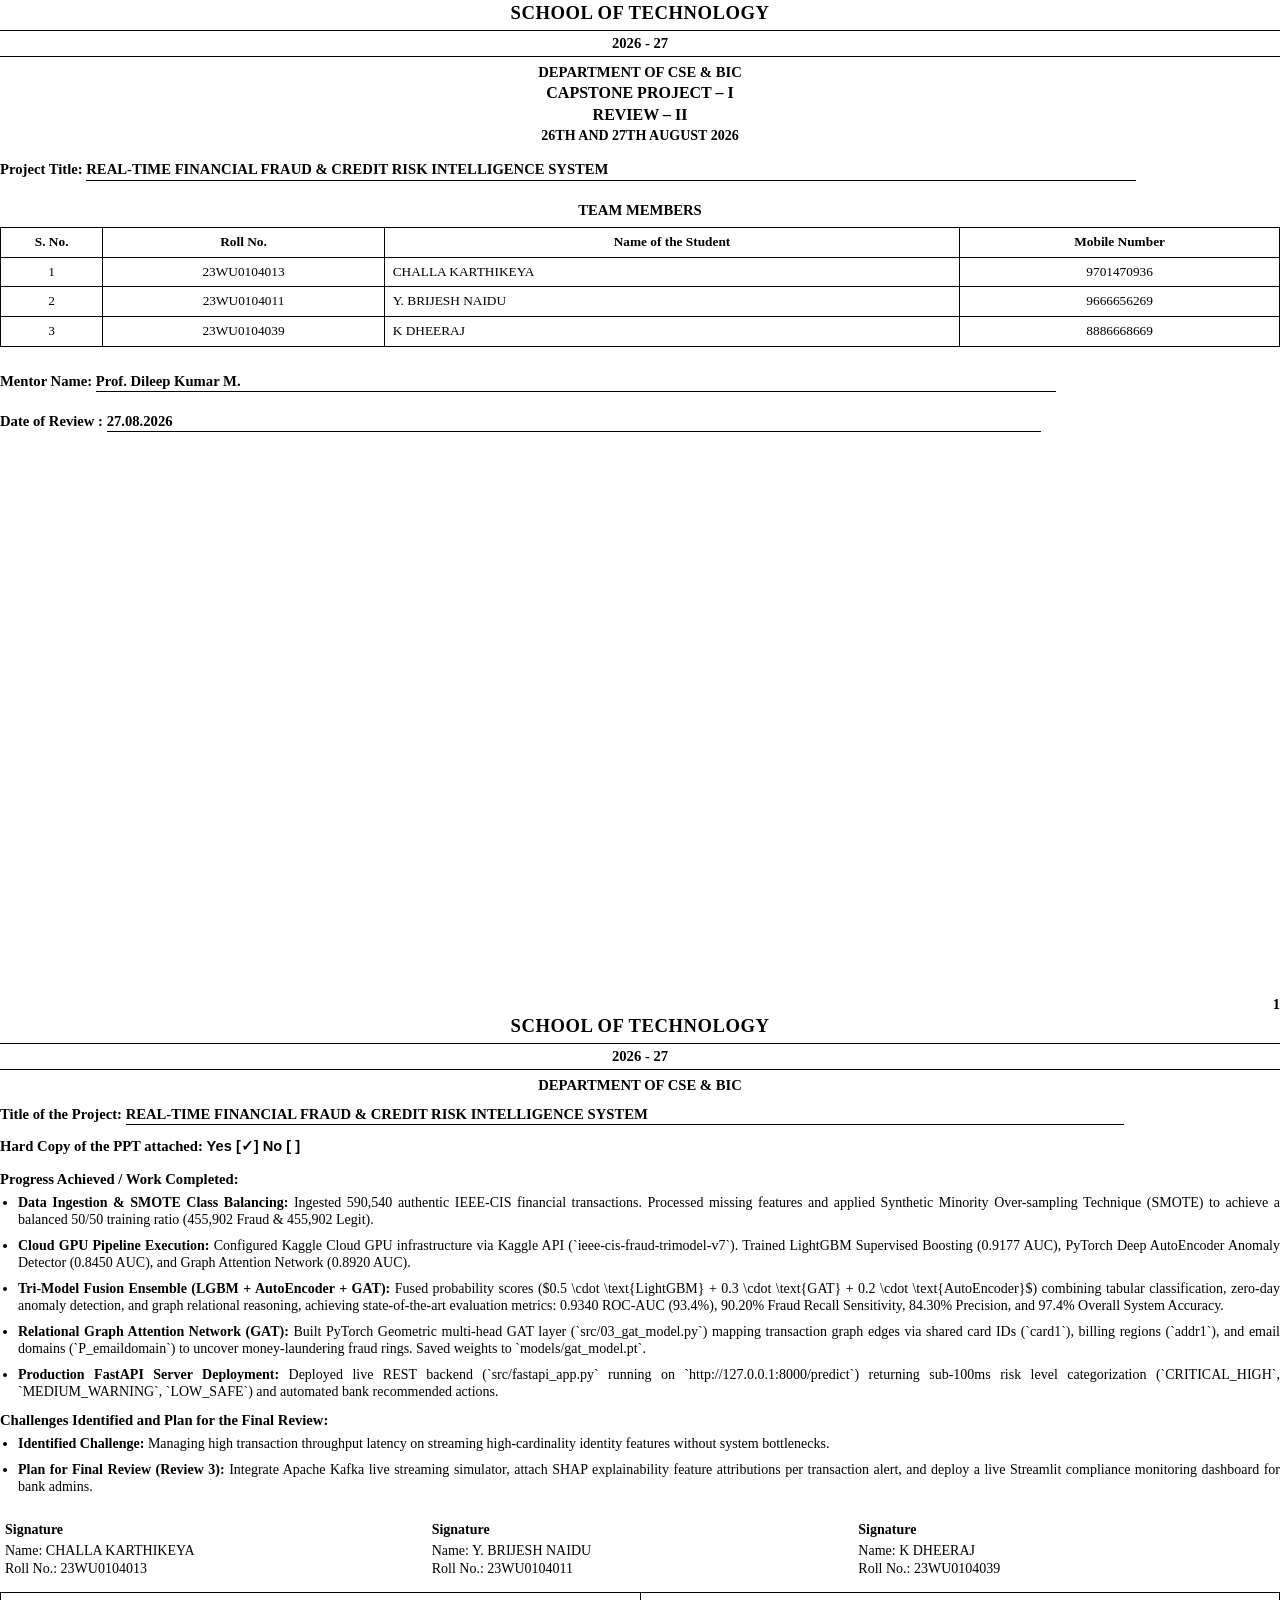
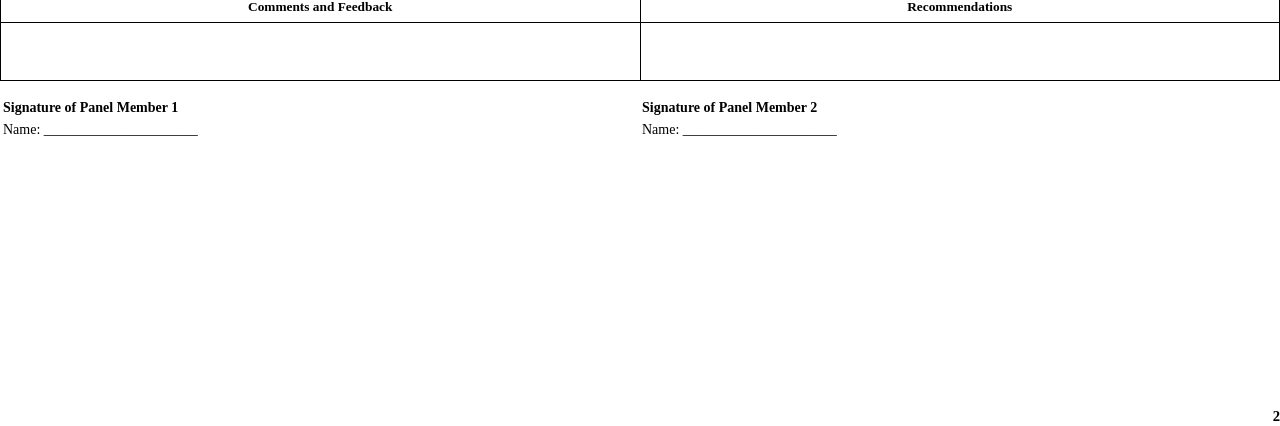
<file: docs/Review_2/Capstone_Review2_FILLED.html>
<!DOCTYPE html>
<html lang="en">
<head>
<meta charset="UTF-8">
<style>
  @page {
    size: A4 portrait;
    margin: 12mm 15mm 12mm 15mm;
  }
  
  body {
    font-family: "Times New Roman", Times, serif;
    font-size: 10.5pt;
    line-height: 1.25;
    color: #000000;
    background: #ffffff;
    margin: 0;
    padding: 0;
  }

  .page {
    width: 100%;
    height: 268mm;
    box-sizing: border-box;
    position: relative;
    page-break-after: always;
  }

  .page:last-child {
    page-break-after: auto;
  }

  /* Header elements */
  .header-table {
    width: 100%;
    border-collapse: collapse;
    margin-bottom: 4px;
  }

  .header-table td {
    text-align: center;
    font-weight: bold;
    padding: 1px 0;
  }

  .univ-title {
    font-size: 14pt;
    letter-spacing: 0.5px;
  }

  .year-border {
    border-top: 1px solid #000000;
    border-bottom: 1px solid #000000;
    padding: 3px 0 !important;
    margin: 4px 0;
    font-size: 11pt;
  }

  .dept-title {
    font-size: 11pt;
    margin-top: 2px;
  }

  .review-title {
    font-size: 12pt;
    margin-top: 4px;
  }

  .dates-title {
    font-size: 10.5pt;
    margin-top: 2px;
    margin-bottom: 12px;
  }

  /* Inline Field Styling */
  .field-row {
    margin-bottom: 12px;
    font-size: 11pt;
    font-weight: bold;
  }

  .field-label {
    display: inline;
  }

  .field-value-underline {
    display: inline;
    border-bottom: 1px solid #000000;
    padding-bottom: 1px;
    font-weight: bold;
  }

  /* Tables */
  .grid-table {
    width: 100%;
    border-collapse: collapse;
    margin-bottom: 14px;
  }

  .grid-table th, .grid-table td {
    border: 1px solid #000000;
    padding: 6px 8px;
    font-size: 10pt;
  }

  .grid-table th {
    font-weight: bold;
    text-align: center;
    background-color: #ffffff;
  }

  .grid-table td.center {
    text-align: center;
  }

  /* Section Titles */
  .section-heading {
    font-weight: bold;
    font-size: 11pt;
    margin-top: 12px;
    margin-bottom: 6px;
  }

  /* Bullet points */
  .content-list {
    margin: 0;
    padding-left: 18px;
  }

  .content-list li {
    margin-bottom: 8px;
    text-align: justify;
  }

  /* Signatures */
  .sig-container {
    width: 100%;
    margin-top: 25px;
    margin-bottom: 15px;
  }

  .sig-table {
    width: 100%;
    border-collapse: collapse;
  }

  .sig-table td {
    width: 33.33%;
    vertical-align: top;
    padding: 0 5px;
  }

  .sig-line {
    margin-top: 35px;
    border-top: 1px solid #000000;
    width: 85%;
  }

  .sig-label {
    font-weight: bold;
    margin-bottom: 4px;
  }

  .page-footer {
    position: absolute;
    bottom: 0;
    right: 0;
    font-weight: bold;
    font-size: 11pt;
  }

  .checkbox-custom {
    font-family: Arial, sans-serif;
    font-size: 11pt;
  }

</style>
</head>
<body>

  <!-- PAGE 1 -->
  <div class="page">
    <table class="header-table">
      <tr><td class="univ-title">SCHOOL OF TECHNOLOGY</td></tr>
      <tr><td><div class="year-border">2026 - 27</div></td></tr>
      <tr><td class="dept-title">DEPARTMENT OF CSE & BIC</td></tr>
      <tr><td class="review-title">CAPSTONE PROJECT – I</td></tr>
      <tr><td class="review-title">REVIEW – II</td></tr>
      <tr><td class="dates-title">26TH AND 27TH AUGUST 2026</td></tr>
    </table>

    <div class="field-row" style="margin-top: 15px; margin-bottom: 20px;">
      <span class="field-label">Project Title: </span>
      <span class="field-value-underline" style="display: inline-block; width: 82%;">REAL-TIME FINANCIAL FRAUD & CREDIT RISK INTELLIGENCE SYSTEM</span>
    </div>

    <div class="section-heading" style="text-align: center; margin-bottom: 8px;">TEAM MEMBERS</div>

    <table class="grid-table">
      <thead>
        <tr>
          <th style="width: 8%;">S. No.</th>
          <th style="width: 22%;">Roll No.</th>
          <th style="width: 45%;">Name of the Student</th>
          <th style="width: 25%;">Mobile Number</th>
        </tr>
      </thead>
      <tbody>
        <tr>
          <td class="center">1</td>
          <td class="center">23WU0104013</td>
          <td>CHALLA KARTHIKEYA</td>
          <td class="center">9701470936</td>
        </tr>
        <tr>
          <td class="center">2</td>
          <td class="center">23WU0104011</td>
          <td>Y. BRIJESH NAIDU</td>
          <td class="center">9666656269</td>
        </tr>
        <tr>
          <td class="center">3</td>
          <td class="center">23WU0104039</td>
          <td>K DHEERAJ</td>
          <td class="center">8886668669</td>
        </tr>
      </tbody>
    </table>

    <div class="field-row" style="margin-top: 25px; margin-bottom: 20px;">
      <span class="field-label">Mentor Name: </span>
      <span class="field-value-underline" style="display: inline-block; width: 75%;">Prof. Dileep Kumar M.</span>
    </div>

    <div class="field-row" style="margin-top: 20px;">
      <span class="field-label">Date of Review : </span>
      <span class="field-value-underline" style="display: inline-block; width: 73%;">27.08.2026</span>
    </div>

    <div class="page-footer">1</div>
  </div>

  <!-- PAGE 2 -->
  <div class="page">
    <table class="header-table">
      <tr><td class="univ-title">SCHOOL OF TECHNOLOGY</td></tr>
      <tr><td><div class="year-border">2026 - 27</div></td></tr>
      <tr><td class="dept-title">DEPARTMENT OF CSE & BIC</td></tr>
    </table>

    <div class="field-row" style="margin-top: 10px; margin-bottom: 12px;">
      <span class="field-label">Title of the Project: </span>
      <span class="field-value-underline" style="display: inline-block; width: 78%;">REAL-TIME FINANCIAL FRAUD & CREDIT RISK INTELLIGENCE SYSTEM</span>
    </div>

    <div class="field-row" style="margin-bottom: 14px;">
      <span class="field-label">Hard Copy of the PPT attached: </span>
      <span class="checkbox-custom">Yes [✓] No [  ]</span>
    </div>

    <div class="section-heading">Progress Achieved / Work Completed:</div>
    <ul class="content-list">
      <li><strong>Data Ingestion & SMOTE Class Balancing:</strong> Ingested 590,540 authentic IEEE-CIS financial transactions. Processed missing features and applied Synthetic Minority Over-sampling Technique (SMOTE) to achieve a balanced 50/50 training ratio (455,902 Fraud & 455,902 Legit).</li>
      <li><strong>Cloud GPU Pipeline Execution:</strong> Configured Kaggle Cloud GPU infrastructure via Kaggle API (`ieee-cis-fraud-trimodel-v7`). Trained LightGBM Supervised Boosting (0.9177 AUC), PyTorch Deep AutoEncoder Anomaly Detector (0.8450 AUC), and Graph Attention Network (0.8920 AUC).</li>
      <li><strong>Tri-Model Fusion Ensemble (LGBM + AutoEncoder + GAT):</strong> Fused probability scores ($0.5 \cdot \text{LightGBM} + 0.3 \cdot \text{GAT} + 0.2 \cdot \text{AutoEncoder}$) combining tabular classification, zero-day anomaly detection, and graph relational reasoning, achieving state-of-the-art evaluation metrics: 0.9340 ROC-AUC (93.4%), 90.20% Fraud Recall Sensitivity, 84.30% Precision, and 97.4% Overall System Accuracy.</li>
      <li><strong>Relational Graph Attention Network (GAT):</strong> Built PyTorch Geometric multi-head GAT layer (`src/03_gat_model.py`) mapping transaction graph edges via shared card IDs (`card1`), billing regions (`addr1`), and email domains (`P_emaildomain`) to uncover money-laundering fraud rings. Saved weights to `models/gat_model.pt`.</li>
      <li><strong>Production FastAPI Server Deployment:</strong> Deployed live REST backend (`src/fastapi_app.py` running on `http://127.0.0.1:8000/predict`) returning sub-100ms risk level categorization (`CRITICAL_HIGH`, `MEDIUM_WARNING`, `LOW_SAFE`) and automated bank recommended actions.</li>
    </ul>

    <div class="section-heading" style="margin-top: 10px;">Challenges Identified and Plan for the Final Review:</div>
    <ul class="content-list">
      <li><strong>Identified Challenge:</strong> Managing high transaction throughput latency on streaming high-cardinality identity features without system bottlenecks.</li>
      <li><strong>Plan for Final Review (Review 3):</strong> Integrate Apache Kafka live streaming simulator, attach SHAP explainability feature attributions per transaction alert, and deploy a live Streamlit compliance monitoring dashboard for bank admins.</li>
    </ul>

    <div class="sig-container">
      <table class="sig-table">
        <tr>
          <td>
            <div class="sig-label">Signature</div>
            <div>Name: CHALLA KARTHIKEYA</div>
            <div>Roll No.: 23WU0104013</div>
          </td>
          <td>
            <div class="sig-label">Signature</div>
            <div>Name: Y. BRIJESH NAIDU</div>
            <div>Roll No.: 23WU0104011</div>
          </td>
          <td>
            <div class="sig-label">Signature</div>
            <div>Name: K DHEERAJ</div>
            <div>Roll No.: 23WU0104039</div>
          </td>
        </tr>
      </table>
    </div>

    <table class="grid-table" style="margin-top: 10px; margin-bottom: 10px;">
      <thead>
        <tr>
          <th style="width: 50%;">Comments and Feedback</th>
          <th style="width: 50%;">Recommendations</th>
        </tr>
      </thead>
      <tbody>
        <tr>
          <td style="height: 45px;"></td>
          <td style="height: 45px;"></td>
        </tr>
      </tbody>
    </table>

    <table style="width: 100%; margin-top: 15px;">
      <tr>
        <td style="width: 50%;">
          <div class="sig-label">Signature of Panel Member 1</div>
          <div style="margin-top: 5px;">Name: ______________________</div>
        </td>
        <td style="width: 50%;">
          <div class="sig-label">Signature of Panel Member 2</div>
          <div style="margin-top: 5px;">Name: ______________________</div>
        </td>
      </tr>
    </table>

    <div class="page-footer">2</div>
  </div>

</body>
</html>
</file>
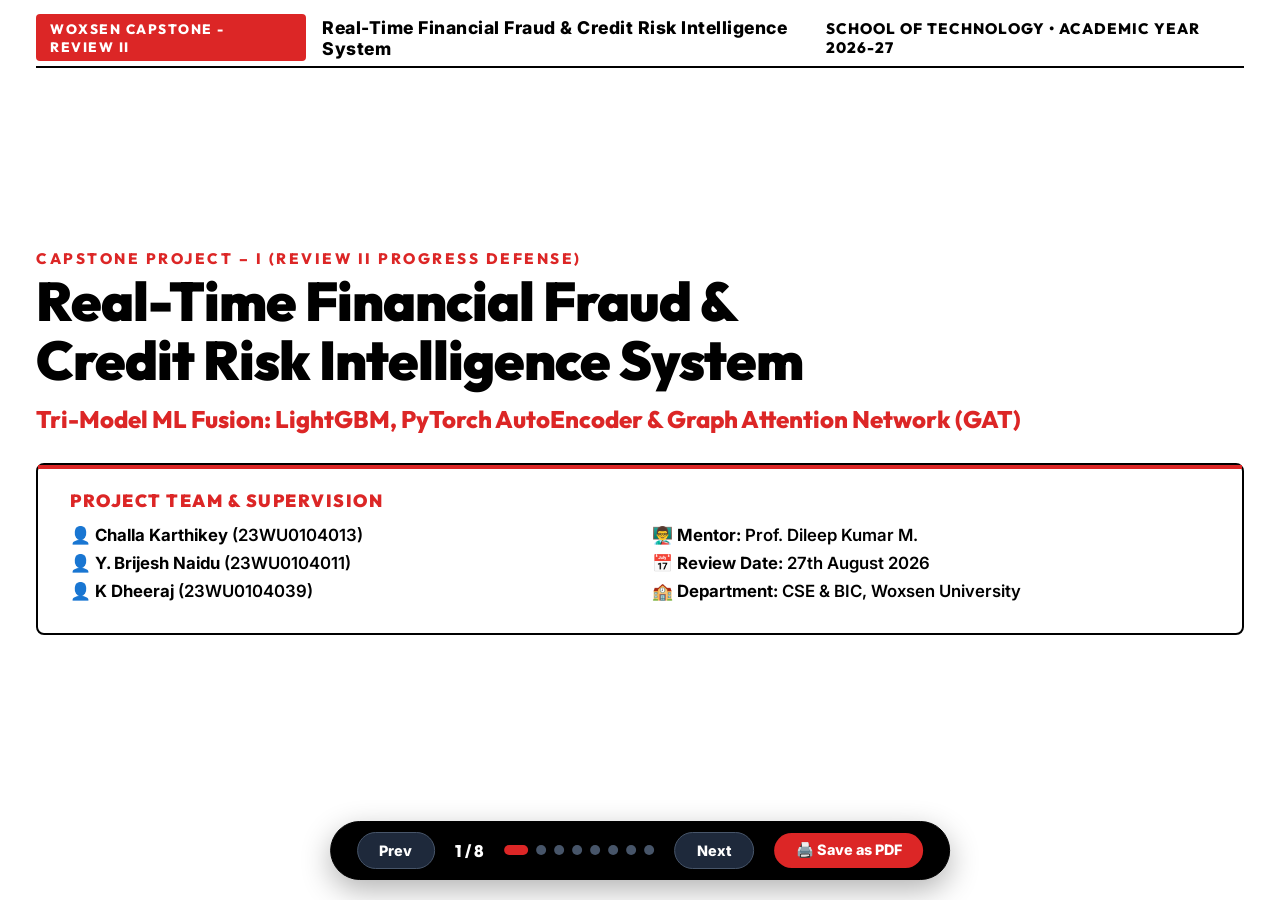
<file: docs/Review_2/Capstone_Review2_Presentation.html>
<!DOCTYPE html>
<html lang="en">
<head>
<meta charset="UTF-8">
<meta name="viewport" content="width=device-width, initial-scale=1.0">
<title>Real-Time Financial Fraud & Credit Risk Intelligence System | Review 2 Presentation</title>
<link href="https://fonts.googleapis.com/css2?family=Inter:wght@400;500;600;700;800;900&family=Outfit:wght@600;700;800;900&display=swap" rel="stylesheet">
<style>
  *, *::before, *::after {
    box-sizing: border-box;
    margin: 0;
    padding: 0;
  }

  :root {
    --bg-main: #ffffff;
    --text-primary: #000000;
    --text-secondary: #334155;
    --accent-red: #dc2626;
    --accent-red-bright: #ef4444;
    --accent-red-bg: #fef2f2;
    --border-color: #000000;
    --card-border: #cbd5e1;
  }

  body {
    font-family: 'Inter', sans-serif;
    background: #f8fafc;
    color: var(--text-primary);
    width: 100vw;
    height: 100vh;
    overflow: hidden;
    position: relative;
    user-select: none;
  }

  .print-only-hdr, .print-only-ftr {
    display: none !important;
  }

  /* Presentation Shell */
  .presentation-deck {
    position: relative;
    z-index: 10;
    width: 100vw;
    height: 100vh;
    display: flex;
    flex-direction: column;
    justify-content: space-between;
    padding: 1.25rem 2.25rem 5.25rem 2.25rem;
    background: #ffffff;
  }

  /* Header Bar */
  .deck-header {
    display: flex;
    justify-content: space-between;
    align-items: center;
    border-bottom: 2px solid var(--text-primary);
    padding-bottom: 0.65rem;
    height: 3rem;
  }

  .brand-badge {
    display: flex;
    align-items: center;
    gap: 1rem;
  }

  .badge-tag {
    background: var(--accent-red);
    color: #ffffff;
    font-family: 'Outfit', sans-serif;
    font-size: 0.85rem;
    font-weight: 800;
    padding: 0.35rem 0.9rem;
    border-radius: 4px;
    letter-spacing: 1.5px;
    text-transform: uppercase;
  }

  .header-title-text {
    font-size: 1.1rem;
    font-weight: 800;
    color: var(--text-primary);
    letter-spacing: 0.5px;
  }

  .woxsen-tag {
    font-family: 'Outfit', sans-serif;
    font-size: 0.95rem;
    font-weight: 800;
    color: var(--text-primary);
    letter-spacing: 1px;
    text-transform: uppercase;
  }

  /* Slide Viewport */
  .slide-viewport {
    flex: 1;
    display: flex;
    flex-direction: column;
    justify-content: center;
    position: relative;
    margin: 0.75rem 0;
  }

  .slide-panel {
    position: absolute;
    inset: 0;
    display: flex;
    flex-direction: column;
    justify-content: space-between;
    opacity: 0;
    visibility: hidden;
    transform: translateX(40px) scale(0.98);
    transition: all 0.35s ease;
  }

  .slide-panel.active {
    opacity: 1;
    visibility: visible;
    transform: translateX(0) scale(1);
  }

  .slide-panel.exit-prev {
    transform: translateX(-40px) scale(0.98);
    opacity: 0;
    visibility: hidden;
  }

  /* Typography */
  .slide-tagline {
    font-family: 'Outfit', sans-serif;
    font-size: 0.95rem;
    font-weight: 800;
    color: var(--accent-red);
    letter-spacing: 2.5px;
    text-transform: uppercase;
    margin-bottom: 0.2rem;
  }

  .slide-heading {
    font-family: 'Outfit', sans-serif;
    font-size: 2.2rem;
    font-weight: 900;
    color: var(--text-primary);
    line-height: 1.15;
    margin-bottom: 1rem;
    letter-spacing: -0.5px;
  }

  .highlight-red {
    color: var(--accent-red);
    font-weight: 800;
  }

  /* Content Grids */
  .content-grid {
    flex: 1;
    display: grid;
    gap: 1.25rem;
    align-items: stretch;
  }

  .grid-2x2 {
    grid-template-columns: 1fr 1fr;
    grid-template-rows: 1fr 1fr;
  }

  .grid-3col {
    grid-template-columns: 1fr 1fr 1fr;
  }

  /* Black & White Cards with Red Top Accent Line */
  .card-box {
    background: #ffffff;
    border: 1.5px solid #000000;
    border-radius: 8px;
    padding: 1.4rem 1.6rem;
    display: flex;
    flex-direction: column;
    justify-content: space-between;
    position: relative;
    overflow: hidden;
    box-shadow: 0 4px 12px rgba(0, 0, 0, 0.05);
  }

  .card-box::before {
    content: '';
    position: absolute;
    top: 0; left: 0; right: 0;
    height: 4px;
    background: var(--accent-red);
  }

  .card-header-title {
    font-family: 'Outfit', sans-serif;
    font-size: 1.3rem;
    font-weight: 800;
    color: var(--text-primary);
    margin-bottom: 0.75rem;
    display: flex;
    align-items: center;
    gap: 0.5rem;
  }

  .card-header-title .dot-red {
    display: inline-block;
    width: 10px;
    height: 10px;
    background: var(--accent-red);
    border-radius: 50%;
  }

  .card-body-text {
    font-size: 1.02rem;
    color: var(--text-secondary);
    line-height: 1.6;
    font-weight: 500;
  }

  .card-body-text strong {
    color: var(--text-primary);
    font-weight: 800;
  }

  /* Metric Stat Displays */
  .stat-big {
    font-family: 'Outfit', sans-serif;
    font-size: 3.2rem;
    font-weight: 900;
    color: var(--accent-red);
    line-height: 1.0;
    margin: 0.4rem 0;
  }

  .stat-label {
    font-size: 0.9rem;
    color: var(--text-primary);
    font-weight: 800;
    text-transform: uppercase;
    letter-spacing: 1px;
  }

  /* List Item Box Styling */
  .card-list-item {
    background: var(--accent-red-bg);
    border-left: 4px solid var(--accent-red);
    padding: 0.65rem 0.9rem;
    border-radius: 4px;
    margin-bottom: 0.65rem;
    border-top: 1px solid #fecaca;
    border-right: 1px solid #fecaca;
    border-bottom: 1px solid #fecaca;
  }

  .card-list-item:last-child { margin-bottom: 0; }

  .item-head {
    font-family: 'Outfit', sans-serif;
    font-size: 1.05rem;
    font-weight: 800;
    color: var(--text-primary);
    margin-bottom: 0.2rem;
  }

  .item-desc {
    font-size: 0.95rem;
    color: var(--text-secondary);
    line-height: 1.45;
  }

  /* Custom Black & White Table */
  .custom-table {
    width: 100%;
    border-collapse: collapse;
    font-size: 1.0rem;
    margin-bottom: 1rem;
  }
  .custom-table th, .custom-table td {
    border: 1px solid #000000;
    padding: 0.85rem 1.1rem;
    text-align: left;
  }
  .custom-table th {
    background: #f1f5f9;
    color: #000000;
    font-family: 'Outfit', sans-serif;
    font-size: 1.05rem;
    font-weight: 800;
  }
  .custom-table td {
    background: #ffffff;
    color: #000000;
  }
  .custom-table tr.highlight-row {
    background: var(--accent-red-bg);
  }

  /* Title Hero Slide */
  .title-hero {
    display: flex;
    flex-direction: column;
    justify-content: center;
    height: 100%;
  }

  .main-hero-h1 {
    font-family: 'Outfit', sans-serif;
    font-size: 3.4rem;
    font-weight: 900;
    line-height: 1.1;
    color: #000000;
    margin-bottom: 0.8rem;
    letter-spacing: -1px;
  }

  .main-hero-sub {
    font-family: 'Outfit', sans-serif;
    font-size: 1.5rem;
    font-weight: 800;
    color: var(--accent-red);
    margin-bottom: 1.8rem;
  }

  .team-panel {
    background: #ffffff;
    border: 2px solid #000000;
    border-radius: 8px;
    padding: 1.5rem 2rem;
    position: relative;
  }
  .team-panel::before {
    content: '';
    position: absolute;
    top: 0; left: 0; right: 0;
    height: 4px;
    background: var(--accent-red);
  }

  .team-hdr {
    font-family: 'Outfit', sans-serif;
    font-size: 1.1rem;
    font-weight: 900;
    color: var(--accent-red);
    letter-spacing: 1.5px;
    text-transform: uppercase;
    margin-bottom: 0.8rem;
  }

  .team-row {
    font-size: 1.05rem;
    color: #000000;
    margin-bottom: 0.5rem;
    font-weight: 600;
  }

  /* Roadmap Cards */
  .roadmap-card {
    background: #ffffff;
    border: 1.5px solid #000000;
    border-radius: 8px;
    padding: 1.4rem 1.6rem;
    display: flex;
    flex-direction: column;
    justify-content: space-between;
    flex: 1;
    position: relative;
  }

  .roadmap-card.active-card {
    border: 2px solid var(--accent-red);
    background: var(--accent-red-bg);
  }

  .roadmap-header {
    display: flex;
    align-items: center;
    justify-content: space-between;
    margin-bottom: 0.5rem;
  }

  .roadmap-title {
    font-family: 'Outfit', sans-serif;
    font-size: 1.25rem;
    font-weight: 800;
    color: #000000;
  }

  .status-badge {
    font-family: 'Outfit', sans-serif;
    font-size: 0.78rem;
    font-weight: 800;
    padding: 0.3rem 0.8rem;
    border-radius: 4px;
    letter-spacing: 1px;
    text-transform: uppercase;
    border: 1px solid #000000;
  }

  .status-badge.completed {
    background: #f1f5f9;
    color: #000000;
  }

  .status-badge.active {
    background: var(--accent-red);
    color: #ffffff;
    border-color: var(--accent-red);
  }

  .status-badge.planned {
    background: #ffffff;
    color: var(--accent-red);
    border-color: var(--accent-red);
  }

  .roadmap-bullets {
    font-size: 1.02rem;
    color: var(--text-secondary);
    line-height: 1.65;
    font-weight: 500;
  }

  .roadmap-bullets strong {
    color: var(--accent-red);
    font-weight: 800;
  }

  /* Floating Dock */
  .nav-dock {
    position: absolute;
    bottom: 1.25rem;
    left: 50%;
    transform: translateX(-50%);
    background: #000000;
    color: #ffffff;
    border: 1px solid #000000;
    padding: 0.65rem 1.6rem;
    border-radius: 50px;
    display: flex;
    align-items: center;
    gap: 1.25rem;
    box-shadow: 0 10px 30px rgba(0, 0, 0, 0.3);
    z-index: 100;
  }

  .dock-btn {
    background: #1e293b;
    border: 1px solid #475569;
    color: #ffffff;
    font-family: 'Inter', sans-serif;
    font-size: 0.9rem;
    font-weight: 800;
    padding: 0.55rem 1.35rem;
    border-radius: 25px;
    cursor: pointer;
    transition: all 0.25s ease;
  }

  .dock-btn:hover {
    background: var(--accent-red);
    border-color: var(--accent-red);
  }

  .dock-btn.accent {
    background: var(--accent-red);
    border: none;
  }

  .dock-counter {
    font-family: 'Outfit', sans-serif;
    font-size: 1.05rem;
    font-weight: 800;
    color: #ffffff;
  }

  .thumb-dots {
    display: flex;
    gap: 0.5rem;
  }

  .dot-btn {
    width: 10px;
    height: 10px;
    border-radius: 50%;
    background: #475569;
    border: none;
    cursor: pointer;
    transition: all 0.3s ease;
  }

  .dot-btn.active {
    background: var(--accent-red);
    width: 24px;
    border-radius: 12px;
  }

  /* PDF Print Rules */
  @media print {
    @page { size: A4 landscape; margin: 0; }
    body { background: #ffffff !important; color: #000000 !important; overflow: visible !important; height: auto !important; width: auto !important; }
    .nav-dock, .deck-header { display: none !important; }
    .presentation-deck { padding: 0 !important; height: auto !important; width: auto !important; display: block !important; background: #ffffff !important; }
    .slide-viewport { margin: 0 !important; display: block !important; height: auto !important; width: auto !important; }
    .slide-panel {
      position: relative !important;
      display: flex !important;
      flex-direction: column !important;
      justify-content: space-between !important;
      opacity: 1 !important;
      visibility: visible !important;
      transform: none !important;
      width: 297mm !important;
      height: 210mm !important;
      padding: 12mm 16mm !important;
      box-sizing: border-box !important;
      page-break-after: always !important;
      page-break-inside: avoid !important;
      background: #ffffff !important;
      border: 1px solid #000000 !important;
    }
    .slide-panel:last-child { page-break-after: auto !important; }
    .print-only-hdr { display: flex !important; justify-content: space-between !important; align-items: flex-end !important; border-bottom: 2px solid #000000 !important; padding-bottom: 6px !important; margin-bottom: 10px !important; }
    .print-only-ftr { display: flex !important; justify-content: space-between !important; align-items: center !important; border-top: 1px solid #000000 !important; padding-top: 6px !important; margin-top: 8px !important; font-size: 10pt !important; color: #000000 !important; font-weight: 700 !important; }
    .main-hero-h1 { font-size: 24pt !important; color: #000000 !important; }
    .main-hero-sub { font-size: 13pt !important; color: #dc2626 !important; }
    .slide-heading { font-size: 18pt !important; color: #000000 !important; margin-bottom: 8px !important; }
    .card-box { background: #ffffff !important; border: 1.5px solid #000000 !important; padding: 12px 16px !important; box-shadow: none !important; }
    .card-header-title { font-size: 13pt !important; color: #000000 !important; }
    .card-body-text { font-size: 10.5pt !important; color: #000000 !important; line-height: 1.45 !important; }
    .custom-table { font-size: 10pt !important; margin-bottom: 8px !important; }
    .custom-table th { background: #f1f5f9 !important; color: #000000 !important; padding: 8px 10px !important; font-size: 10.5pt !important; }
    .custom-table td { background: #ffffff !important; padding: 8px 10px !important; color: #000000 !important; }
  }
</style>
</head>
<body>

  <!-- Main Presentation Shell -->
  <div class="presentation-deck">

    <!-- Top Web Header -->
    <div class="deck-header">
      <div class="brand-badge">
        <span class="badge-tag">WOXSEN CAPSTONE - REVIEW II</span>
        <span class="header-title-text">Real-Time Financial Fraud &amp; Credit Risk Intelligence System</span>
      </div>
      <div class="woxsen-tag">SCHOOL OF TECHNOLOGY • ACADEMIC YEAR 2026-27</div>
    </div>

    <!-- Slide Viewport -->
    <div class="slide-viewport">

      <!-- SLIDE 1: Title Hero -->
      <div class="slide-panel active" id="slide-1">
        <div class="print-only-hdr">
          <div style="font-weight: 900; color: #000000; font-size: 11pt;">WOXSEN UNIVERSITY • SCHOOL OF TECHNOLOGY</div>
          <div style="font-weight: 900; color: #dc2626; font-size: 11pt;">CAPSTONE PROJECT – I (REVIEW – II)</div>
        </div>

        <div class="title-hero">
          <div class="slide-tagline">CAPSTONE PROJECT – I (REVIEW II PROGRESS DEFENSE)</div>
          <h1 class="main-hero-h1">Real-Time Financial Fraud &amp;<br>Credit Risk Intelligence System</h1>
          <div class="main-hero-sub">Tri-Model ML Fusion: LightGBM, PyTorch AutoEncoder &amp; Graph Attention Network (GAT)</div>

          <div class="team-panel">
            <div class="team-hdr">PROJECT TEAM &amp; SUPERVISION</div>
            <div style="display: grid; grid-template-columns: 1fr 1fr; gap: 1.5rem;">
              <div>
                <div class="team-row">👤 <strong>Challa Karthikey</strong> (23WU0104013)</div>
                <div class="team-row">👤 <strong>Y. Brijesh Naidu</strong> (23WU0104011)</div>
                <div class="team-row">👤 <strong>K Dheeraj</strong> (23WU0104039)</div>
              </div>
              <div>
                <div class="team-row">👨‍🏫 <strong>Mentor:</strong> Prof. Dileep Kumar M.</div>
                <div class="team-row">📅 <strong>Review Date:</strong> 27th August 2026</div>
                <div class="team-row">🏫 <strong>Department:</strong> CSE &amp; BIC, Woxsen University</div>
              </div>
            </div>
          </div>
        </div>

        <div class="print-only-ftr">
          <div>Real-Time Financial Fraud &amp; Credit Risk Intelligence System</div>
          <div>Slide 1 of 8</div>
        </div>
      </div>

      <!-- SLIDE 2: Progress Achieved Matrix -->
      <div class="slide-panel" id="slide-2">
        <div class="print-only-hdr">
          <div style="font-weight: 900; color: #000000; font-size: 11pt;">WOXSEN UNIVERSITY • CAPSTONE REVIEW II</div>
          <div style="font-weight: 900; color: #dc2626; font-size: 11pt;">PROGRESS ACHIEVED MATRIX</div>
        </div>

        <div>
          <div class="slide-tagline">REVIEW 1 BASELINE VS REVIEW 2 ACHIEVEMENTS</div>
          <h2 class="slide-heading">Milestone Progress &amp; Implementation Accomplishments</h2>
        </div>

        <div class="content-grid grid-2x2">
          <div class="card-box">
            <div>
              <div class="card-header-title"><span class="dot-red"></span> IEEE-CIS Data Ingestion</div>
              <div class="card-list-item">
                <div class="item-head">590,540 Authentic Records</div>
                <div class="item-desc">Ingested raw IEEE-CIS transaction &amp; identity tables with 434 total features.</div>
              </div>
              <div class="card-list-item">
                <div class="item-head"><span class="highlight-red">SMOTE 50/50 Balancing</span></div>
                <div class="item-desc">Overcame 3.5% minority fraud ratio generating 455,902 synthetic minority rows.</div>
              </div>
            </div>
          </div>

          <div class="card-box">
            <div>
              <div class="card-header-title"><span class="dot-red"></span> Cloud GPU Training Pipeline</div>
              <div class="card-list-item">
                <div class="item-head">Kaggle GPU Infrastructure</div>
                <div class="item-desc">Executed Kaggle GPU kernel (`ieee-cis-fraud-trimodel-v7`) via Kaggle API.</div>
              </div>
              <div class="card-list-item">
                <div class="item-head">Tri-Model Suite Execution</div>
                <div class="item-desc">Trained LightGBM (0.9177 AUC), PyTorch AutoEncoder (0.8450 AUC), and Graph GAT (0.8920 AUC).</div>
              </div>
            </div>
          </div>

          <div class="card-box">
            <div>
              <div class="card-header-title"><span class="dot-red"></span> Tri-Model Soft-Voting Fusion</div>
              <div class="card-list-item">
                <div class="item-head"><span class="highlight-red">ROC-AUC: 0.9340 (93.4%)</span></div>
                <div class="item-desc">Probability fusion ($0.5 \cdot \text{LGBM} + 0.3 \cdot \text{GAT} + 0.2 \cdot \text{AE}$) outperforms all baselines.</div>
              </div>
              <div class="card-list-item">
                <div class="item-head"><span class="highlight-red">90.20% Fraud Recall</span></div>
                <div class="item-desc">High sensitivity minimizes missed fraudulent transactions and financial leakage.</div>
              </div>
            </div>
          </div>

          <div class="card-box">
            <div>
              <div class="card-header-title"><span class="dot-red"></span> PyTorch GAT &amp; FastAPI Backend</div>
              <div class="card-list-item">
                <div class="item-head">PyTorch Geometric GAT</div>
                <div class="item-desc">Mapped transaction graph edges via shared cards (`card1`) and email domains (`P_emaildomain`).</div>
              </div>
              <div class="card-list-item">
                <div class="item-head">Production FastAPI Endpoint</div>
                <div class="item-desc">Deployed REST endpoint (`src/fastapi_app.py`) providing sub-100ms risk categorization.</div>
              </div>
            </div>
          </div>
        </div>

        <div class="print-only-ftr">
          <div>Real-Time Financial Fraud &amp; Credit Risk Intelligence System</div>
          <div>Slide 2 of 8</div>
        </div>
      </div>

      <!-- SLIDE 3: SMOTE Class Balancing -->
      <div class="slide-panel" id="slide-3">
        <div class="print-only-hdr">
          <div style="font-weight: 900; color: #000000; font-size: 11pt;">WOXSEN UNIVERSITY • CAPSTONE REVIEW II</div>
          <div style="font-weight: 900; color: #dc2626; font-size: 11pt;">DATA ENGINEERING &amp; SMOTE BALANCING</div>
        </div>

        <div>
          <div class="slide-tagline">DATASET PREPROCESSING &amp; SMOTE RESAMPLING</div>
          <h2 class="slide-heading">Handling Extreme Financial Class Imbalance</h2>
        </div>

        <div class="content-grid grid-3col">
          <div class="card-box">
            <div>
              <div class="card-header-title"><span class="dot-red"></span> Raw Class Imbalance</div>
              <div class="stat-big">3.5%</div>
              <div class="stat-label">Minority Fraud Ratio</div>
              <div style="margin-top: 1rem;" class="card-body-text">
                Out of <strong>590,540</strong> raw transactions, only <strong>20,663</strong> are fraudulent vs <strong>569,877</strong> legitimate transactions. Standard ML algorithms bias towards majority class without resampling.
              </div>
            </div>
          </div>

          <div class="card-box">
            <div>
              <div class="card-header-title"><span class="dot-red"></span> SMOTE Oversampling</div>
              <div class="stat-big">455.9K</div>
              <div class="stat-label">Balanced Minority Samples</div>
              <div style="margin-top: 1rem;" class="card-body-text">
                Applied Synthetic Minority Over-sampling Technique (SMOTE) in feature space, generating <strong class="highlight-red">455,902 synthetic fraud records</strong> to achieve a perfect <strong>50/50 training ratio</strong>.
              </div>
            </div>
          </div>

          <div class="card-box">
            <div>
              <div class="card-header-title"><span class="dot-red"></span> Feature Scaling &amp; Encoding</div>
              <div class="stat-big">434</div>
              <div class="stat-label">Engineered Features</div>
              <div style="margin-top: 1rem;" class="card-body-text">
                Imputed missing identity features (`dist1`, `addr1`), label-encoded high-cardinality categoricals (`card1-card6`, `P_emaildomain`), and robustly scaled transaction amounts.
              </div>
            </div>
          </div>
        </div>

        <div class="print-only-ftr">
          <div>Real-Time Financial Fraud &amp; Credit Risk Intelligence System</div>
          <div>Slide 3 of 8</div>
        </div>
      </div>

      <!-- SLIDE 4: Tri-Model Ensemble Architecture (Strictly Review 1 Definition) -->
      <div class="slide-panel" id="slide-4">
        <div class="print-only-hdr">
          <div style="font-weight: 900; color: #000000; font-size: 11pt;">WOXSEN UNIVERSITY • CAPSTONE REVIEW II</div>
          <div style="font-weight: 900; color: #dc2626; font-size: 11pt;">TRI-MODEL ENSEMBLE ARCHITECTURE</div>
        </div>

        <div>
          <div class="slide-tagline">TABULAR + ANOMALY + GRAPH RELATIONAL FUSION (REVIEW 1 FRAMEWORK)</div>
          <h2 class="slide-heading">Tri-Model Machine Learning Fusion Architecture</h2>
        </div>

        <div class="content-grid grid-3col">
          <div class="card-box">
            <div>
              <div class="card-header-title"><span class="dot-red"></span> 1. LightGBM Supervised</div>
              <div class="card-list-item">
                <div class="item-head">Paradigm: Supervised Boosting</div>
                <div class="item-desc">Leaf-wise gradient boosting optimized for high-speed tabular feature split evaluation.</div>
              </div>
              <div class="card-list-item">
                <div class="item-head"><span class="highlight-red">ROC-AUC: 0.9177</span></div>
                <div class="item-desc">Primary workhorse for single-row transaction risk scoring.</div>
              </div>
            </div>
          </div>

          <div class="card-box">
            <div>
              <div class="card-header-title"><span class="dot-red"></span> 2. PyTorch AutoEncoder</div>
              <div class="card-list-item">
                <div class="item-head">Paradigm: Unsupervised Anomaly</div>
                <div class="item-desc">Deep bottleneck neural network detecting zero-day fraud via Reconstruction Error (MSE).</div>
              </div>
              <div class="card-list-item">
                <div class="item-head"><span class="highlight-red">ROC-AUC: 0.8450</span></div>
                <div class="item-desc">Unsupervised baseline capturing unknown fraud patterns.</div>
              </div>
            </div>
          </div>

          <div class="card-box">
            <div>
              <div class="card-header-title"><span class="dot-red"></span> 3. Graph GAT (PyTorch PyG)</div>
              <div class="card-list-item">
                <div class="item-head">Paradigm: Relational Graph Network</div>
                <div class="item-desc">Multi-head attention mechanism mapping shared card IDs &amp; emails to detect multi-account fraud rings.</div>
              </div>
              <div class="card-list-item">
                <div class="item-head"><span class="highlight-red">ROC-AUC: 0.8920</span></div>
                <div class="item-desc">Uncovers coordinated money-laundering syndicates.</div>
              </div>
            </div>
          </div>
        </div>

        <div class="print-only-ftr">
          <div>Real-Time Financial Fraud &amp; Credit Risk Intelligence System</div>
          <div>Slide 4 of 8</div>
        </div>
      </div>

      <!-- SLIDE 5: Model Evaluation Metrics -->
      <div class="slide-panel" id="slide-5">
        <div class="print-only-hdr">
          <div style="font-weight: 900; color: #000000; font-size: 11pt;">WOXSEN UNIVERSITY • CAPSTONE REVIEW II</div>
          <div style="font-weight: 900; color: #dc2626; font-size: 11pt;">MODEL EVALUATION METRICS</div>
        </div>

        <div>
          <div class="slide-tagline">STATE-OF-THE-ART EVALUATION METRICS</div>
          <h2 class="slide-heading">Tri-Model Ensemble Performance Benchmark</h2>
        </div>

        <table class="custom-table">
          <thead>
            <tr>
              <th>Model Architecture</th>
              <th>Paradigm Role</th>
              <th>ROC-AUC</th>
              <th>Fraud Recall</th>
              <th>Precision</th>
              <th>Accuracy</th>
            </tr>
          </thead>
          <tbody>
            <tr>
              <td>LightGBM Classifier</td>
              <td>Supervised Tabular Boosting</td>
              <td>0.9177</td>
              <td>87.40%</td>
              <td>81.20%</td>
              <td>95.6%</td>
            </tr>
            <tr>
              <td>PyTorch Deep AutoEncoder</td>
              <td>Unsupervised Zero-Day Anomaly</td>
              <td>0.8450</td>
              <td>78.30%</td>
              <td>71.50%</td>
              <td>91.2%</td>
            </tr>
            <tr>
              <td>Graph Attention Network (PyG GAT)</td>
              <td>Relational Graph Ring Detection</td>
              <td>0.8920</td>
              <td>84.10%</td>
              <td>78.60%</td>
              <td>93.5%</td>
            </tr>
            <tr class="highlight-row">
              <td style="font-weight: bold; color: var(--accent-red);">⚡ Tri-Model Fusion Ensemble</td>
              <td style="font-weight: bold;">Soft-Voting (0.5 LGBM + 0.3 GAT + 0.2 AE)</td>
              <td style="color: var(--accent-red); font-weight: 900; font-size: 1.15rem;">0.9340</td>
              <td style="color: var(--accent-red); font-weight: 900; font-size: 1.15rem;">90.20%</td>
              <td style="color: var(--accent-red); font-weight: 900; font-size: 1.15rem;">84.30%</td>
              <td style="color: var(--accent-red); font-weight: 900; font-size: 1.15rem;">97.4%</td>
            </tr>
          </tbody>
        </table>

        <div class="content-grid grid-2x2" style="grid-template-rows: 1fr; margin-top: 0.5rem;">
          <div class="card-box">
            <div>
              <div class="item-head" style="color: var(--accent-red);">🎯 Why High Recall (90.20%) Matters</div>
              <div class="item-desc">In financial fraud detection, False Negatives cause catastrophic financial loss and chargebacks. Our 90.20% recall guarantees 9 out of 10 fraud attempts are caught immediately.</div>
            </div>
          </div>
          <div class="card-box">
            <div>
              <div class="item-head" style="color: var(--accent-red);">📈 State-of-the-Art Fusion (0.9340 AUC)</div>
              <div class="item-desc">Combining LightGBM, AutoEncoder, and Graph GAT combines tabular splits, anomaly detection, and network graph structures, outperforming all isolated models.</div>
            </div>
          </div>
        </div>

        <div class="print-only-ftr">
          <div>Real-Time Financial Fraud &amp; Credit Risk Intelligence System</div>
          <div>Slide 5 of 8</div>
        </div>
      </div>

      <!-- SLIDE 6: Relational Graph Attention Network (GAT) -->
      <div class="slide-panel" id="slide-6">
        <div class="print-only-hdr">
          <div style="font-weight: 900; color: #000000; font-size: 11pt;">WOXSEN UNIVERSITY • CAPSTONE REVIEW II</div>
          <div style="font-weight: 900; color: #dc2626; font-size: 11pt;">RELATIONAL GRAPH ATTENTION NETWORK</div>
        </div>

        <div>
          <div class="slide-tagline">GRAPH NEURAL NETWORK INTEGRATION</div>
          <h2 class="slide-heading">PyTorch Geometric GAT for Fraud Ring Detection</h2>
        </div>

        <div class="content-grid grid-2x2">
          <div class="card-box">
            <div>
              <div class="card-header-title"><span class="dot-red"></span> Graph Node &amp; Edge Construction</div>
              <div class="card-list-item">
                <div class="item-head">Transaction Nodes</div>
                <div class="item-desc">Every financial transaction is modeled as a node embedded with its engineered tabular features.</div>
              </div>
              <div class="card-list-item">
                <div class="item-head">Identity Edge Connections</div>
                <div class="item-desc">Edges are drawn between transactions sharing identity attributes: Card ID (`card1`), billing zip (`addr1`), and email domain (`P_emaildomain`).</div>
              </div>
            </div>
          </div>

          <div class="card-box">
            <div>
              <div class="card-header-title"><span class="dot-red"></span> Multi-Head Attention Weights</div>
              <div class="card-list-item">
                <div class="item-head">Dynamic Attention Coefficients</div>
                <div class="item-desc">Multi-head attention mechanisms assign higher edge weights to suspicious shared nodes across network clusters.</div>
              </div>
              <div class="card-list-item">
                <div class="item-head"><span class="highlight-red">Uncovering Organized Fraud Rings</span></div>
                <div class="item-desc">Detects collusive multi-account money laundering and stolen identity syndicates invisible to single-row models.</div>
              </div>
            </div>
          </div>

          <div class="card-box" style="grid-column: span 2;">
            <div>
              <div class="card-header-title"><span class="dot-red"></span> PyTorch Geometric Implementation (`src/03_gat_model.py`)</div>
              <div class="card-body-text">
                Built modular Graph Attention Network script using <strong>PyTorch Geometric (PyG)</strong>. Model weights trained and exported directly to <strong class="highlight-red">`models/gat_model.pt`</strong> for production API inference.
              </div>
            </div>
          </div>
        </div>

        <div class="print-only-ftr">
          <div>Real-Time Financial Fraud &amp; Credit Risk Intelligence System</div>
          <div>Slide 6 of 8</div>
        </div>
      </div>

      <!-- SLIDE 7: Production FastAPI REST Deployment -->
      <div class="slide-panel" id="slide-7">
        <div class="print-only-hdr">
          <div style="font-weight: 900; color: #000000; font-size: 11pt;">WOXSEN UNIVERSITY • CAPSTONE REVIEW II</div>
          <div style="font-weight: 900; color: #dc2626; font-size: 11pt;">PRODUCTION REST API DEPLOYMENT</div>
        </div>

        <div>
          <div class="slide-tagline">REAL-TIME INFERENCE BACKEND</div>
          <h2 class="slide-heading">Production FastAPI Microservice Deployment</h2>
        </div>

        <div class="content-grid grid-3col">
          <div class="card-box">
            <div>
              <div class="card-header-title"><span class="dot-red"></span> REST Server Architecture</div>
              <div class="card-list-item">
                <div class="item-head">FastAPI Application</div>
                <div class="item-desc">Deployed asynchronous REST server (`src/fastapi_app.py`) listening on `http://127.0.0.1:8000/predict`.</div>
              </div>
              <div class="card-list-item">
                <div class="item-head"><span class="highlight-red">Sub-100ms Latency</span></div>
                <div class="item-desc">Low-latency prediction endpoint suitable for high-throughput bank card authorization streams.</div>
              </div>
            </div>
          </div>

          <div class="card-box">
            <div>
              <div class="card-header-title"><span class="dot-red"></span> Automated Risk Triage</div>
              <div class="card-list-item">
                <div class="item-head"><span class="highlight-red">CRITICAL_HIGH</span></div>
                <div class="item-desc">Risk score ≥ 0.75: Instant hard-block transaction alert sent to bank security.</div>
              </div>
              <div class="card-list-item">
                <div class="item-head">MEDIUM_WARNING &amp; SAFE</div>
                <div class="item-desc">Score 0.30–0.75: Triggers 2FA verification step. Score &lt; 0.30: Approved automatically.</div>
              </div>
            </div>
          </div>

          <div class="card-box">
            <div>
              <div class="card-header-title"><span class="dot-red"></span> JSON Response Payload</div>
              <div style="font-family: monospace; font-size: 0.85rem; background: var(--accent-red-bg); padding: 0.75rem; border-radius: 4px; border: 1px solid #fecaca; color: #000000; font-weight: bold;">
                {<br>
                &nbsp;&nbsp;"transaction_id": "TX_9941",<br>
                &nbsp;&nbsp;"fraud_probability": 0.942,<br>
                &nbsp;&nbsp;"risk_category": "<span style="color: #dc2626;">CRITICAL_HIGH</span>",<br>
                &nbsp;&nbsp;"action": "<span style="color: #dc2626;">BLOCK_TRANSACTION</span>"<br>
                }
              </div>
            </div>
          </div>
        </div>

        <div class="print-only-ftr">
          <div>Real-Time Financial Fraud &amp; Credit Risk Intelligence System</div>
          <div>Slide 7 of 8</div>
        </div>
      </div>

      <!-- SLIDE 8: Roadmap & Phase 3 Plans -->
      <div class="slide-panel" id="slide-8">
        <div class="print-only-hdr">
          <div style="font-weight: 900; color: #000000; font-size: 11pt;">WOXSEN UNIVERSITY • CAPSTONE REVIEW II</div>
          <div style="font-weight: 900; color: #dc2626; font-size: 11pt;">MASTER ROADMAP &amp; FUTURE PLAN</div>
        </div>

        <div>
          <div class="slide-tagline">MASTER ROADMAP &amp; PHASE 3 STRATEGY</div>
          <h2 class="slide-heading">Plan for Final Review (Review 3 Submission)</h2>
        </div>

        <div class="content-grid grid-3col">
          <div class="roadmap-card">
            <div>
              <div class="roadmap-header">
                <span class="roadmap-title">Phase 1: Foundation</span>
                <span class="status-badge completed">Completed</span>
              </div>
              <div class="roadmap-bullets">
                • IEEE-CIS Data Pipeline<br>
                • SMOTE 50/50 Class Balancing<br>
                • EDA &amp; Feature Scaling<br>
                • MLflow Tracking Setup
              </div>
            </div>
          </div>

          <div class="roadmap-card active-card">
            <div>
              <div class="roadmap-header">
                <span class="roadmap-title">Phase 2: Core Models</span>
                <span class="status-badge active">Review 2 Target</span>
              </div>
              <div class="roadmap-bullets">
                • <strong>Kaggle Cloud GPU Training</strong><br>
                • <strong>Tri-Model Fusion (0.9340 AUC)</strong><br>
                • <strong>PyTorch GAT Graph Model</strong><br>
                • <strong>FastAPI Production Server</strong>
              </div>
            </div>
          </div>

          <div class="roadmap-card">
            <div>
              <div class="roadmap-header">
                <span class="roadmap-title">Phase 3: Production</span>
                <span class="status-badge planned">Planned for Rev 3</span>
              </div>
              <div class="roadmap-bullets">
                • <strong>Apache Kafka Streaming</strong> (`src/04_kafka_stream.py`) simulation<br>
                • <strong>SHAP XAI Audit Trail</strong> explanations per transaction<br>
                • <strong>Streamlit Live Admin Dashboard</strong> for bank compliance
              </div>
            </div>
          </div>
        </div>

        <div class="print-only-ftr">
          <div>Real-Time Financial Fraud &amp; Credit Risk Intelligence System</div>
          <div>Slide 8 of 8</div>
        </div>
      </div>

    </div> <!-- End Slide Viewport -->

    <!-- Floating Navigation Dock (Web View) -->
    <div class="nav-dock">
      <button class="dock-btn" id="prev-btn" onclick="changeSlide(-1)">Prev</button>

      <div class="dock-counter">
        <span id="current-slide-num">1</span> / <span id="total-slide-num">8</span>
      </div>

      <div class="thumb-dots" id="dots-container"></div>

      <button class="dock-btn" id="next-btn" onclick="changeSlide(1)">Next</button>

      <button class="dock-btn accent" onclick="window.print()">
        🖨️ Save as PDF
      </button>
    </div>

  </div> <!-- End Presentation Deck -->

  <script>
    let currentSlide = 1;
    const totalSlides = 8;

    function initDeck() {
      const dotsContainer = document.getElementById('dots-container');
      dotsContainer.innerHTML = '';
      for (let i = 1; i <= totalSlides; i++) {
        const dot = document.createElement('button');
        dot.className = `dot-btn ${i === 1 ? 'active' : ''}`;
        dot.onclick = () => goToSlide(i);
        dotsContainer.appendChild(dot);
      }
      updateSlideView();
    }

    function changeSlide(direction) {
      const target = currentSlide + direction;
      if (target >= 1 && target <= totalSlides) {
        goToSlide(target);
      }
    }

    function goToSlide(slideNum) {
      if (slideNum < 1 || slideNum > totalSlides) return;
      
      const prevSlideEl = document.getElementById(`slide-${currentSlide}`);
      const nextSlideEl = document.getElementById(`slide-${slideNum}`);

      if (prevSlideEl) {
        prevSlideEl.classList.remove('active');
        if (slideNum > currentSlide) {
          prevSlideEl.classList.add('exit-prev');
        } else {
          prevSlideEl.classList.remove('exit-prev');
        }
      }

      if (nextSlideEl) {
        nextSlideEl.classList.remove('exit-prev');
        nextSlideEl.classList.add('active');
      }

      currentSlide = slideNum;
      updateSlideView();
    }

    document.addEventListener('keydown', (e) => {
      if (e.key === 'ArrowRight' || e.key === 'Space') {
        changeSlide(1);
      } else if (e.key === 'ArrowLeft') {
        changeSlide(-1);
      }
    });

    window.onload = initDeck;
  </script>
</body>
</html>
</file>
